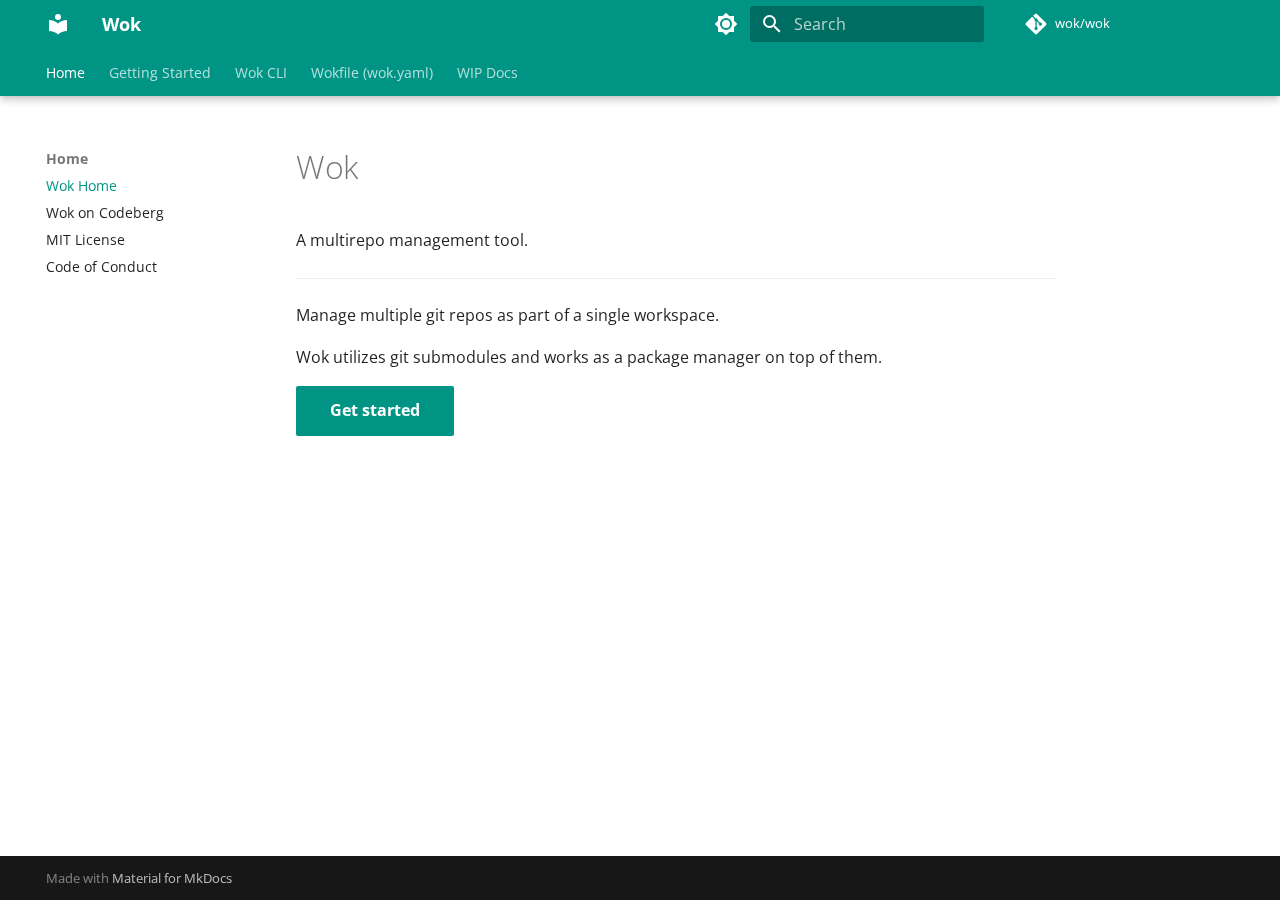
<file: index.html>
<!doctype html>
<html lang="en" class="no-js">
  <head>
    
      <meta charset="utf-8">
      <meta name="viewport" content="width=device-width,initial-scale=1">
      
      
      
      
      
        <link rel="next" href="getting-started/">
      
      
      <link rel="icon" href="assets/images/favicon.png">
      <meta name="generator" content="mkdocs-1.5.2, mkdocs-material-9.2.4">
    
    
      
        <title>Wok Home - Wok</title>
      
    
    
      <link rel="stylesheet" href="assets/stylesheets/main.0e669242.min.css">
      
        
        <link rel="stylesheet" href="assets/stylesheets/palette.85d0ee34.min.css">
      
      


    
    
      
    
    
      
        
        
        <link rel="preconnect" href="https://fonts.gstatic.com" crossorigin>
        <link rel="stylesheet" href="https://fonts.googleapis.com/css?family=Open+Sans:300,300i,400,400i,700,700i%7CFira+Code:400,400i,700,700i&display=fallback">
        <style>:root{--md-text-font:"Open Sans";--md-code-font:"Fira Code"}</style>
      
    
    
      <link rel="stylesheet" href="stylesheets/extra.css">
    
    <script>__md_scope=new URL(".",location),__md_hash=e=>[...e].reduce((e,_)=>(e<<5)-e+_.charCodeAt(0),0),__md_get=(e,_=localStorage,t=__md_scope)=>JSON.parse(_.getItem(t.pathname+"."+e)),__md_set=(e,_,t=localStorage,a=__md_scope)=>{try{t.setItem(a.pathname+"."+e,JSON.stringify(_))}catch(e){}}</script>
    
      

    
    
    
  </head>
  
  
    
    
      
    
    
    
    
    <body dir="ltr" data-md-color-scheme="default" data-md-color-primary="teal" data-md-color-accent="light-green">
  
    
    
      <script>var palette=__md_get("__palette");if(palette&&"object"==typeof palette.color)for(var key of Object.keys(palette.color))document.body.setAttribute("data-md-color-"+key,palette.color[key])</script>
    
    <input class="md-toggle" data-md-toggle="drawer" type="checkbox" id="__drawer" autocomplete="off">
    <input class="md-toggle" data-md-toggle="search" type="checkbox" id="__search" autocomplete="off">
    <label class="md-overlay" for="__drawer"></label>
    <div data-md-component="skip">
      
        
        <a href="#wok" class="md-skip">
          Skip to content
        </a>
      
    </div>
    <div data-md-component="announce">
      
    </div>
    
    
      

  

<header class="md-header md-header--shadow md-header--lifted" data-md-component="header">
  <nav class="md-header__inner md-grid" aria-label="Header">
    <a href="." title="Wok" class="md-header__button md-logo" aria-label="Wok" data-md-component="logo">
      
  
  <svg xmlns="http://www.w3.org/2000/svg" viewBox="0 0 24 24"><path d="M12 8a3 3 0 0 0 3-3 3 3 0 0 0-3-3 3 3 0 0 0-3 3 3 3 0 0 0 3 3m0 3.54C9.64 9.35 6.5 8 3 8v11c3.5 0 6.64 1.35 9 3.54 2.36-2.19 5.5-3.54 9-3.54V8c-3.5 0-6.64 1.35-9 3.54Z"/></svg>

    </a>
    <label class="md-header__button md-icon" for="__drawer">
      
      <svg xmlns="http://www.w3.org/2000/svg" viewBox="0 0 24 24"><path d="M3 6h18v2H3V6m0 5h18v2H3v-2m0 5h18v2H3v-2Z"/></svg>
    </label>
    <div class="md-header__title" data-md-component="header-title">
      <div class="md-header__ellipsis">
        <div class="md-header__topic">
          <span class="md-ellipsis">
            Wok
          </span>
        </div>
        <div class="md-header__topic" data-md-component="header-topic">
          <span class="md-ellipsis">
            
              Wok Home
            
          </span>
        </div>
      </div>
    </div>
    
      
        <form class="md-header__option" data-md-component="palette">
  
    
    
    
    <input class="md-option" data-md-color-media="(prefers-color-scheme: light)" data-md-color-scheme="default" data-md-color-primary="teal" data-md-color-accent="light-green"  aria-label="Switch to dark mode"  type="radio" name="__palette" id="__palette_1">
    
      <label class="md-header__button md-icon" title="Switch to dark mode" for="__palette_2" hidden>
        <svg xmlns="http://www.w3.org/2000/svg" viewBox="0 0 24 24"><path d="M12 8a4 4 0 0 0-4 4 4 4 0 0 0 4 4 4 4 0 0 0 4-4 4 4 0 0 0-4-4m0 10a6 6 0 0 1-6-6 6 6 0 0 1 6-6 6 6 0 0 1 6 6 6 6 0 0 1-6 6m8-9.31V4h-4.69L12 .69 8.69 4H4v4.69L.69 12 4 15.31V20h4.69L12 23.31 15.31 20H20v-4.69L23.31 12 20 8.69Z"/></svg>
      </label>
    
  
    
    
    
    <input class="md-option" data-md-color-media="(prefers-color-scheme: dark)" data-md-color-scheme="slate" data-md-color-primary="teal" data-md-color-accent="green"  aria-label="Switch to light mode"  type="radio" name="__palette" id="__palette_2">
    
      <label class="md-header__button md-icon" title="Switch to light mode" for="__palette_1" hidden>
        <svg xmlns="http://www.w3.org/2000/svg" viewBox="0 0 24 24"><path d="M12 18c-.89 0-1.74-.2-2.5-.55C11.56 16.5 13 14.42 13 12c0-2.42-1.44-4.5-3.5-5.45C10.26 6.2 11.11 6 12 6a6 6 0 0 1 6 6 6 6 0 0 1-6 6m8-9.31V4h-4.69L12 .69 8.69 4H4v4.69L.69 12 4 15.31V20h4.69L12 23.31 15.31 20H20v-4.69L23.31 12 20 8.69Z"/></svg>
      </label>
    
  
</form>
      
    
    
    
      <label class="md-header__button md-icon" for="__search">
        
        <svg xmlns="http://www.w3.org/2000/svg" viewBox="0 0 24 24"><path d="M9.5 3A6.5 6.5 0 0 1 16 9.5c0 1.61-.59 3.09-1.56 4.23l.27.27h.79l5 5-1.5 1.5-5-5v-.79l-.27-.27A6.516 6.516 0 0 1 9.5 16 6.5 6.5 0 0 1 3 9.5 6.5 6.5 0 0 1 9.5 3m0 2C7 5 5 7 5 9.5S7 14 9.5 14 14 12 14 9.5 12 5 9.5 5Z"/></svg>
      </label>
      <div class="md-search" data-md-component="search" role="dialog">
  <label class="md-search__overlay" for="__search"></label>
  <div class="md-search__inner" role="search">
    <form class="md-search__form" name="search">
      <input type="text" class="md-search__input" name="query" aria-label="Search" placeholder="Search" autocapitalize="off" autocorrect="off" autocomplete="off" spellcheck="false" data-md-component="search-query" required>
      <label class="md-search__icon md-icon" for="__search">
        
        <svg xmlns="http://www.w3.org/2000/svg" viewBox="0 0 24 24"><path d="M9.5 3A6.5 6.5 0 0 1 16 9.5c0 1.61-.59 3.09-1.56 4.23l.27.27h.79l5 5-1.5 1.5-5-5v-.79l-.27-.27A6.516 6.516 0 0 1 9.5 16 6.5 6.5 0 0 1 3 9.5 6.5 6.5 0 0 1 9.5 3m0 2C7 5 5 7 5 9.5S7 14 9.5 14 14 12 14 9.5 12 5 9.5 5Z"/></svg>
        
        <svg xmlns="http://www.w3.org/2000/svg" viewBox="0 0 24 24"><path d="M20 11v2H8l5.5 5.5-1.42 1.42L4.16 12l7.92-7.92L13.5 5.5 8 11h12Z"/></svg>
      </label>
      <nav class="md-search__options" aria-label="Search">
        
        <button type="reset" class="md-search__icon md-icon" title="Clear" aria-label="Clear" tabindex="-1">
          
          <svg xmlns="http://www.w3.org/2000/svg" viewBox="0 0 24 24"><path d="M19 6.41 17.59 5 12 10.59 6.41 5 5 6.41 10.59 12 5 17.59 6.41 19 12 13.41 17.59 19 19 17.59 13.41 12 19 6.41Z"/></svg>
        </button>
      </nav>
      
    </form>
    <div class="md-search__output">
      <div class="md-search__scrollwrap" data-md-scrollfix>
        <div class="md-search-result" data-md-component="search-result">
          <div class="md-search-result__meta">
            Initializing search
          </div>
          <ol class="md-search-result__list" role="presentation"></ol>
        </div>
      </div>
    </div>
  </div>
</div>
    
    
      <div class="md-header__source">
        <a href="https://codeberg.org/wok/wok" title="Go to repository" class="md-source" data-md-component="source">
  <div class="md-source__icon md-icon">
    
    <svg xmlns="http://www.w3.org/2000/svg" viewBox="0 0 448 512"><!--! Font Awesome Free 6.4.2 by @fontawesome - https://fontawesome.com License - https://fontawesome.com/license/free (Icons: CC BY 4.0, Fonts: SIL OFL 1.1, Code: MIT License) Copyright 2023 Fonticons, Inc.--><path d="M439.55 236.05 244 40.45a28.87 28.87 0 0 0-40.81 0l-40.66 40.63 51.52 51.52c27.06-9.14 52.68 16.77 43.39 43.68l49.66 49.66c34.23-11.8 61.18 31 35.47 56.69-26.49 26.49-70.21-2.87-56-37.34L240.22 199v121.85c25.3 12.54 22.26 41.85 9.08 55a34.34 34.34 0 0 1-48.55 0c-17.57-17.6-11.07-46.91 11.25-56v-123c-20.8-8.51-24.6-30.74-18.64-45L142.57 101 8.45 235.14a28.86 28.86 0 0 0 0 40.81l195.61 195.6a28.86 28.86 0 0 0 40.8 0l194.69-194.69a28.86 28.86 0 0 0 0-40.81z"/></svg>
  </div>
  <div class="md-source__repository">
    wok/wok
  </div>
</a>
      </div>
    
  </nav>
  
    
      
<nav class="md-tabs" aria-label="Tabs" data-md-component="tabs">
  <div class="md-grid">
    <ul class="md-tabs__list">
      
        
  
  
    
  
  
    
    
      <li class="md-tabs__item md-tabs__item--active">
        <a href="." class="md-tabs__link">
          
  
  Home

        </a>
      </li>
    
  

      
        
  
  
  
    <li class="md-tabs__item">
      <a href="getting-started/" class="md-tabs__link">
        
  
    
  
  Getting Started

      </a>
    </li>
  

      
        
  
  
  
    <li class="md-tabs__item">
      <a href="cli/" class="md-tabs__link">
        
  
    
  
  Wok CLI

      </a>
    </li>
  

      
        
  
  
  
    <li class="md-tabs__item">
      <a href="wokfile/" class="md-tabs__link">
        
  
    
  
  Wokfile (wok.yaml)

      </a>
    </li>
  

      
        
  
  
  
    
    
      <li class="md-tabs__item">
        <a href="wip/philosophy/" class="md-tabs__link">
          
  
  WIP Docs

        </a>
      </li>
    
  

      
    </ul>
  </div>
</nav>
    
  
</header>
    
    <div class="md-container" data-md-component="container">
      
      
        
      
      <main class="md-main" data-md-component="main">
        <div class="md-main__inner md-grid">
          
            
              
              <div class="md-sidebar md-sidebar--primary" data-md-component="sidebar" data-md-type="navigation" >
                <div class="md-sidebar__scrollwrap">
                  <div class="md-sidebar__inner">
                    


  


  

<nav class="md-nav md-nav--primary md-nav--lifted md-nav--integrated" aria-label="Navigation" data-md-level="0">
  <label class="md-nav__title" for="__drawer">
    <a href="." title="Wok" class="md-nav__button md-logo" aria-label="Wok" data-md-component="logo">
      
  
  <svg xmlns="http://www.w3.org/2000/svg" viewBox="0 0 24 24"><path d="M12 8a3 3 0 0 0 3-3 3 3 0 0 0-3-3 3 3 0 0 0-3 3 3 3 0 0 0 3 3m0 3.54C9.64 9.35 6.5 8 3 8v11c3.5 0 6.64 1.35 9 3.54 2.36-2.19 5.5-3.54 9-3.54V8c-3.5 0-6.64 1.35-9 3.54Z"/></svg>

    </a>
    Wok
  </label>
  
    <div class="md-nav__source">
      <a href="https://codeberg.org/wok/wok" title="Go to repository" class="md-source" data-md-component="source">
  <div class="md-source__icon md-icon">
    
    <svg xmlns="http://www.w3.org/2000/svg" viewBox="0 0 448 512"><!--! Font Awesome Free 6.4.2 by @fontawesome - https://fontawesome.com License - https://fontawesome.com/license/free (Icons: CC BY 4.0, Fonts: SIL OFL 1.1, Code: MIT License) Copyright 2023 Fonticons, Inc.--><path d="M439.55 236.05 244 40.45a28.87 28.87 0 0 0-40.81 0l-40.66 40.63 51.52 51.52c27.06-9.14 52.68 16.77 43.39 43.68l49.66 49.66c34.23-11.8 61.18 31 35.47 56.69-26.49 26.49-70.21-2.87-56-37.34L240.22 199v121.85c25.3 12.54 22.26 41.85 9.08 55a34.34 34.34 0 0 1-48.55 0c-17.57-17.6-11.07-46.91 11.25-56v-123c-20.8-8.51-24.6-30.74-18.64-45L142.57 101 8.45 235.14a28.86 28.86 0 0 0 0 40.81l195.61 195.6a28.86 28.86 0 0 0 40.8 0l194.69-194.69a28.86 28.86 0 0 0 0-40.81z"/></svg>
  </div>
  <div class="md-source__repository">
    wok/wok
  </div>
</a>
    </div>
  
  <ul class="md-nav__list" data-md-scrollfix>
    
      
      
  
  
    
  
  
    
    
    
    <li class="md-nav__item md-nav__item--active md-nav__item--nested">
      
        
        
        
        
        <input class="md-nav__toggle md-toggle " type="checkbox" id="__nav_1" checked>
        
          <label class="md-nav__link" for="__nav_1" id="__nav_1_label" tabindex="0">
            
  
  <span class="md-ellipsis">
    Home
  </span>
  

            <span class="md-nav__icon md-icon"></span>
          </label>
        
        <nav class="md-nav" data-md-level="1" aria-labelledby="__nav_1_label" aria-expanded="true">
          <label class="md-nav__title" for="__nav_1">
            <span class="md-nav__icon md-icon"></span>
            Home
          </label>
          <ul class="md-nav__list" data-md-scrollfix>
            
              
                
  
  
    
  
  
    <li class="md-nav__item md-nav__item--active">
      
      <input class="md-nav__toggle md-toggle" type="checkbox" id="__toc">
      
      
        
      
      
      <a href="." class="md-nav__link md-nav__link--active">
        
  
  <span class="md-ellipsis">
    Wok Home
  </span>
  

      </a>
      
    </li>
  

              
            
              
                
  
  
  
    <li class="md-nav__item">
      <a href="https://codeberg.org/wok/wok" class="md-nav__link">
        
  
  <span class="md-ellipsis">
    Wok on Codeberg
  </span>
  

      </a>
    </li>
  

              
            
              
                
  
  
  
    <li class="md-nav__item">
      <a href="https://codeberg.org/wok/wok/src/branch/main/LICENSE" class="md-nav__link">
        
  
  <span class="md-ellipsis">
    MIT License
  </span>
  

      </a>
    </li>
  

              
            
              
                
  
  
  
    <li class="md-nav__item">
      <a href="https://codeberg.org/wok/wok/src/branch/main/CODE_OF_CONDUCT.md" class="md-nav__link">
        
  
  <span class="md-ellipsis">
    Code of Conduct
  </span>
  

      </a>
    </li>
  

              
            
          </ul>
        </nav>
      
    </li>
  

    
      
      
  
  
  
    <li class="md-nav__item">
      <a href="getting-started/" class="md-nav__link">
        
  
  <span class="md-ellipsis">
    Getting Started
  </span>
  

      </a>
    </li>
  

    
      
      
  
  
  
    <li class="md-nav__item">
      <a href="cli/" class="md-nav__link">
        
  
  <span class="md-ellipsis">
    Wok CLI
  </span>
  

      </a>
    </li>
  

    
      
      
  
  
  
    <li class="md-nav__item">
      <a href="wokfile/" class="md-nav__link">
        
  
  <span class="md-ellipsis">
    Wokfile (wok.yaml)
  </span>
  

      </a>
    </li>
  

    
      
      
  
  
  
    
    
    
    <li class="md-nav__item md-nav__item--nested">
      
        
        
        
        
        <input class="md-nav__toggle md-toggle " type="checkbox" id="__nav_5" >
        
          <label class="md-nav__link" for="__nav_5" id="__nav_5_label" tabindex="0">
            
  
  <span class="md-ellipsis">
    WIP Docs
  </span>
  

            <span class="md-nav__icon md-icon"></span>
          </label>
        
        <nav class="md-nav" data-md-level="1" aria-labelledby="__nav_5_label" aria-expanded="false">
          <label class="md-nav__title" for="__nav_5">
            <span class="md-nav__icon md-icon"></span>
            WIP Docs
          </label>
          <ul class="md-nav__list" data-md-scrollfix>
            
              
                
  
  
  
    <li class="md-nav__item">
      <a href="wip/philosophy/" class="md-nav__link">
        
  
  <span class="md-ellipsis">
    Philosophy behind Wok
  </span>
  

      </a>
    </li>
  

              
            
          </ul>
        </nav>
      
    </li>
  

    
  </ul>
</nav>
                  </div>
                </div>
              </div>
            
            
          
          
            <div class="md-content" data-md-component="content">
              <article class="md-content__inner md-typeset">
                
                  


<h1 id="wok">Wok<a class="headerlink" href="#wok" title="Permanent link">⚓︎</a></h1>
<p>A multirepo management tool.</p>
<hr />
<p>Manage multiple git repos as part of a single workspace.</p>
<p>Wok utilizes git submodules and works as a package manager on top of them.</p>
<p><a class="md-button md-button--primary" href="getting-started/">Get started</a></p>





                
              </article>
            </div>
          
          
        </div>
        
      </main>
      
        <footer class="md-footer">
  
  <div class="md-footer-meta md-typeset">
    <div class="md-footer-meta__inner md-grid">
      <div class="md-copyright">
  
  
    Made with
    <a href="https://squidfunk.github.io/mkdocs-material/" target="_blank" rel="noopener">
      Material for MkDocs
    </a>
  
</div>
      
    </div>
  </div>
</footer>
      
    </div>
    <div class="md-dialog" data-md-component="dialog">
      <div class="md-dialog__inner md-typeset"></div>
    </div>
    
    <script id="__config" type="application/json">{"base": ".", "features": ["navigation.instant", "navigation.tabs", "navigation.tabs.sticky", "navigation.tracking", "toc.follow", "toc.integrate"], "search": "assets/javascripts/workers/search.dfff1995.min.js", "translations": {"clipboard.copied": "Copied to clipboard", "clipboard.copy": "Copy to clipboard", "search.result.more.one": "1 more on this page", "search.result.more.other": "# more on this page", "search.result.none": "No matching documents", "search.result.one": "1 matching document", "search.result.other": "# matching documents", "search.result.placeholder": "Type to start searching", "search.result.term.missing": "Missing", "select.version": "Select version"}}</script>
    
    
      <script src="assets/javascripts/bundle.78eede0e.min.js"></script>
      
    
  </body>
</html>
</file>
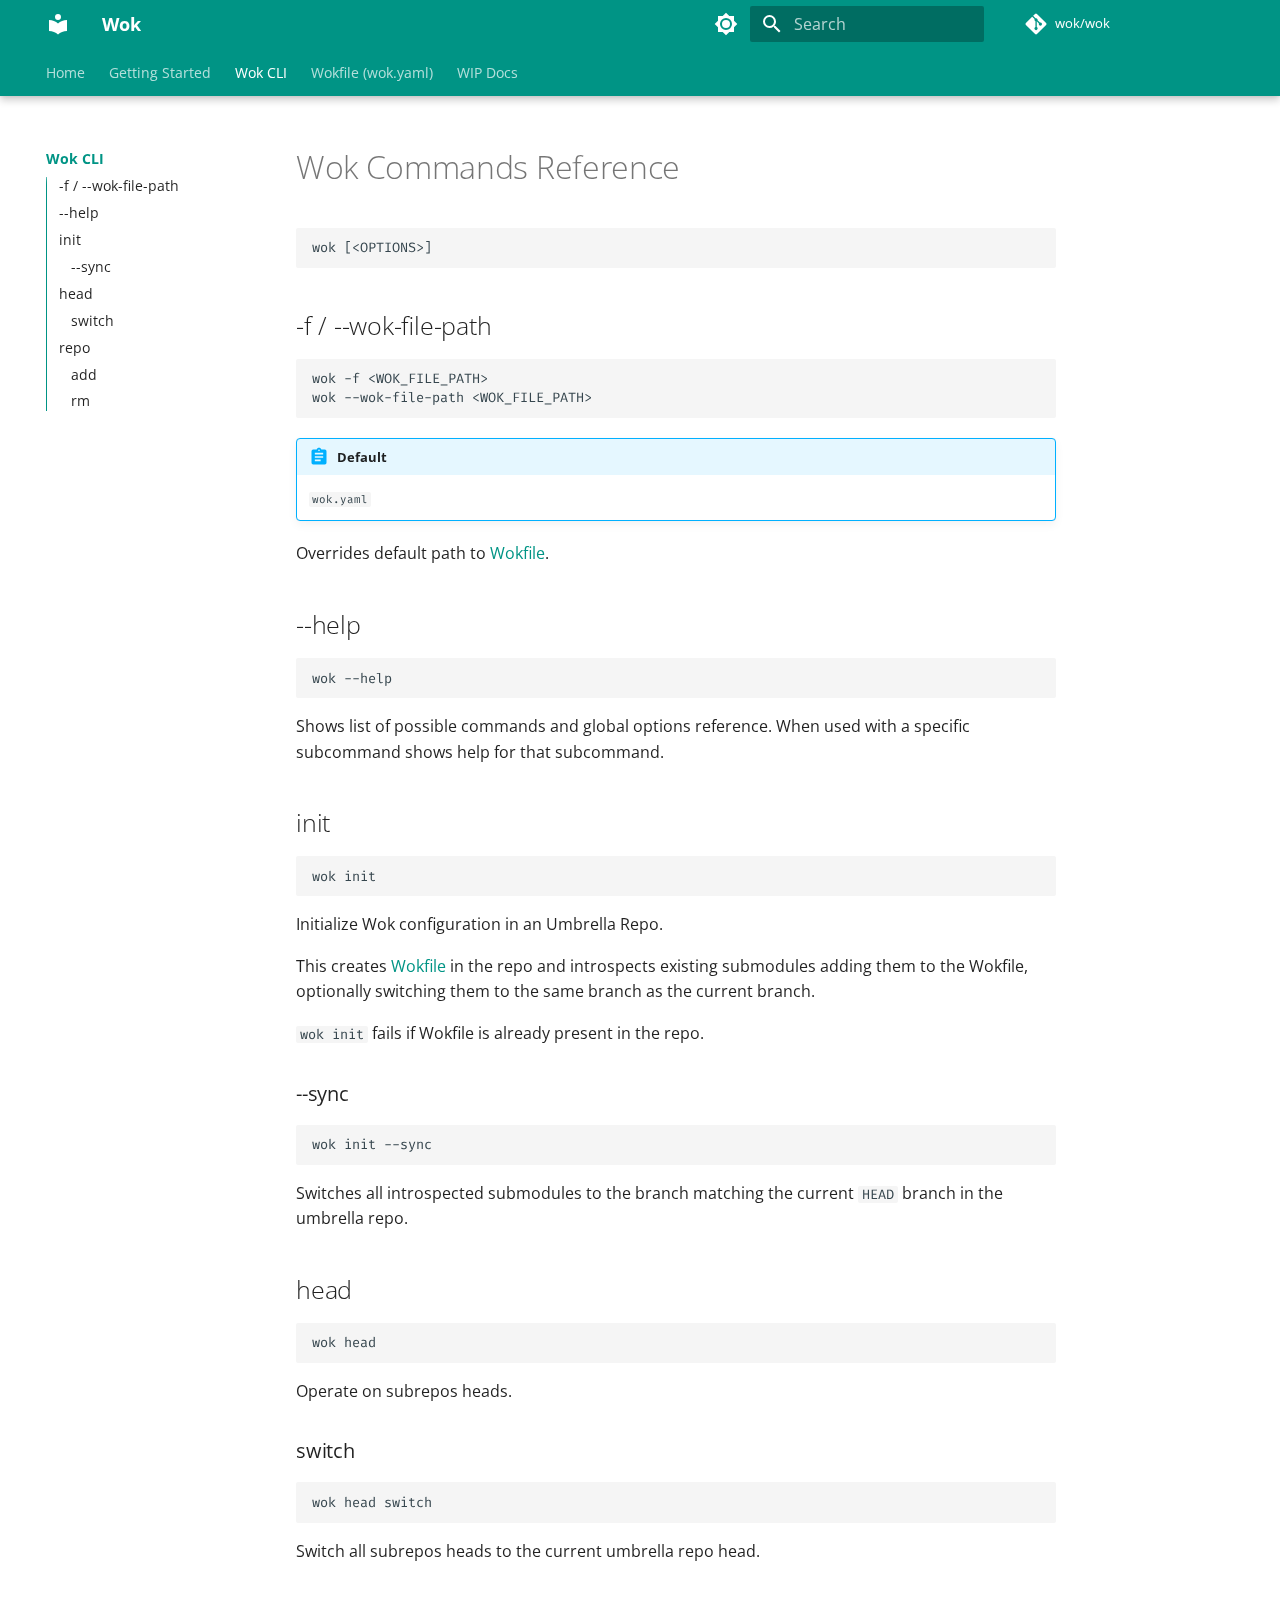
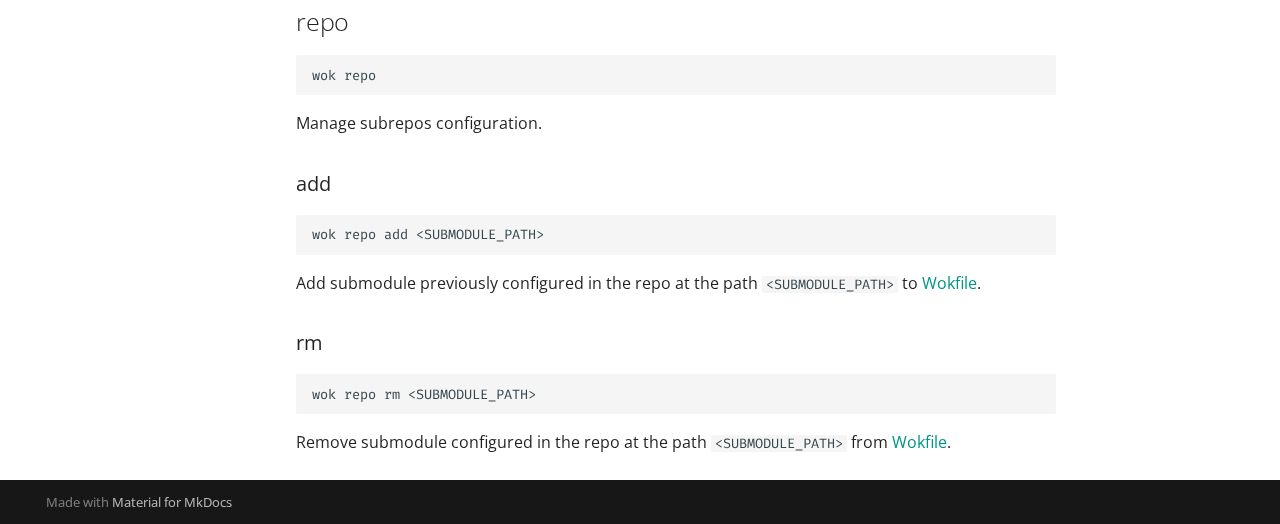
<file: cli/index.html>
<!doctype html>
<html lang="en" class="no-js">
  <head>
    
      <meta charset="utf-8">
      <meta name="viewport" content="width=device-width,initial-scale=1">
      
      
      
      
        <link rel="prev" href="../getting-started/">
      
      
        <link rel="next" href="../wokfile/">
      
      
      <link rel="icon" href="../assets/images/favicon.png">
      <meta name="generator" content="mkdocs-1.5.2, mkdocs-material-9.2.4">
    
    
      
        <title>Wok CLI - Wok</title>
      
    
    
      <link rel="stylesheet" href="../assets/stylesheets/main.0e669242.min.css">
      
        
        <link rel="stylesheet" href="../assets/stylesheets/palette.85d0ee34.min.css">
      
      


    
    
      
    
    
      
        
        
        <link rel="preconnect" href="https://fonts.gstatic.com" crossorigin>
        <link rel="stylesheet" href="https://fonts.googleapis.com/css?family=Open+Sans:300,300i,400,400i,700,700i%7CFira+Code:400,400i,700,700i&display=fallback">
        <style>:root{--md-text-font:"Open Sans";--md-code-font:"Fira Code"}</style>
      
    
    
      <link rel="stylesheet" href="../stylesheets/extra.css">
    
    <script>__md_scope=new URL("..",location),__md_hash=e=>[...e].reduce((e,_)=>(e<<5)-e+_.charCodeAt(0),0),__md_get=(e,_=localStorage,t=__md_scope)=>JSON.parse(_.getItem(t.pathname+"."+e)),__md_set=(e,_,t=localStorage,a=__md_scope)=>{try{t.setItem(a.pathname+"."+e,JSON.stringify(_))}catch(e){}}</script>
    
      

    
    
    
  </head>
  
  
    
    
      
    
    
    
    
    <body dir="ltr" data-md-color-scheme="default" data-md-color-primary="teal" data-md-color-accent="light-green">
  
    
    
      <script>var palette=__md_get("__palette");if(palette&&"object"==typeof palette.color)for(var key of Object.keys(palette.color))document.body.setAttribute("data-md-color-"+key,palette.color[key])</script>
    
    <input class="md-toggle" data-md-toggle="drawer" type="checkbox" id="__drawer" autocomplete="off">
    <input class="md-toggle" data-md-toggle="search" type="checkbox" id="__search" autocomplete="off">
    <label class="md-overlay" for="__drawer"></label>
    <div data-md-component="skip">
      
        
        <a href="#wok-commands-reference" class="md-skip">
          Skip to content
        </a>
      
    </div>
    <div data-md-component="announce">
      
    </div>
    
    
      

  

<header class="md-header md-header--shadow md-header--lifted" data-md-component="header">
  <nav class="md-header__inner md-grid" aria-label="Header">
    <a href=".." title="Wok" class="md-header__button md-logo" aria-label="Wok" data-md-component="logo">
      
  
  <svg xmlns="http://www.w3.org/2000/svg" viewBox="0 0 24 24"><path d="M12 8a3 3 0 0 0 3-3 3 3 0 0 0-3-3 3 3 0 0 0-3 3 3 3 0 0 0 3 3m0 3.54C9.64 9.35 6.5 8 3 8v11c3.5 0 6.64 1.35 9 3.54 2.36-2.19 5.5-3.54 9-3.54V8c-3.5 0-6.64 1.35-9 3.54Z"/></svg>

    </a>
    <label class="md-header__button md-icon" for="__drawer">
      
      <svg xmlns="http://www.w3.org/2000/svg" viewBox="0 0 24 24"><path d="M3 6h18v2H3V6m0 5h18v2H3v-2m0 5h18v2H3v-2Z"/></svg>
    </label>
    <div class="md-header__title" data-md-component="header-title">
      <div class="md-header__ellipsis">
        <div class="md-header__topic">
          <span class="md-ellipsis">
            Wok
          </span>
        </div>
        <div class="md-header__topic" data-md-component="header-topic">
          <span class="md-ellipsis">
            
              Wok CLI
            
          </span>
        </div>
      </div>
    </div>
    
      
        <form class="md-header__option" data-md-component="palette">
  
    
    
    
    <input class="md-option" data-md-color-media="(prefers-color-scheme: light)" data-md-color-scheme="default" data-md-color-primary="teal" data-md-color-accent="light-green"  aria-label="Switch to dark mode"  type="radio" name="__palette" id="__palette_1">
    
      <label class="md-header__button md-icon" title="Switch to dark mode" for="__palette_2" hidden>
        <svg xmlns="http://www.w3.org/2000/svg" viewBox="0 0 24 24"><path d="M12 8a4 4 0 0 0-4 4 4 4 0 0 0 4 4 4 4 0 0 0 4-4 4 4 0 0 0-4-4m0 10a6 6 0 0 1-6-6 6 6 0 0 1 6-6 6 6 0 0 1 6 6 6 6 0 0 1-6 6m8-9.31V4h-4.69L12 .69 8.69 4H4v4.69L.69 12 4 15.31V20h4.69L12 23.31 15.31 20H20v-4.69L23.31 12 20 8.69Z"/></svg>
      </label>
    
  
    
    
    
    <input class="md-option" data-md-color-media="(prefers-color-scheme: dark)" data-md-color-scheme="slate" data-md-color-primary="teal" data-md-color-accent="green"  aria-label="Switch to light mode"  type="radio" name="__palette" id="__palette_2">
    
      <label class="md-header__button md-icon" title="Switch to light mode" for="__palette_1" hidden>
        <svg xmlns="http://www.w3.org/2000/svg" viewBox="0 0 24 24"><path d="M12 18c-.89 0-1.74-.2-2.5-.55C11.56 16.5 13 14.42 13 12c0-2.42-1.44-4.5-3.5-5.45C10.26 6.2 11.11 6 12 6a6 6 0 0 1 6 6 6 6 0 0 1-6 6m8-9.31V4h-4.69L12 .69 8.69 4H4v4.69L.69 12 4 15.31V20h4.69L12 23.31 15.31 20H20v-4.69L23.31 12 20 8.69Z"/></svg>
      </label>
    
  
</form>
      
    
    
    
      <label class="md-header__button md-icon" for="__search">
        
        <svg xmlns="http://www.w3.org/2000/svg" viewBox="0 0 24 24"><path d="M9.5 3A6.5 6.5 0 0 1 16 9.5c0 1.61-.59 3.09-1.56 4.23l.27.27h.79l5 5-1.5 1.5-5-5v-.79l-.27-.27A6.516 6.516 0 0 1 9.5 16 6.5 6.5 0 0 1 3 9.5 6.5 6.5 0 0 1 9.5 3m0 2C7 5 5 7 5 9.5S7 14 9.5 14 14 12 14 9.5 12 5 9.5 5Z"/></svg>
      </label>
      <div class="md-search" data-md-component="search" role="dialog">
  <label class="md-search__overlay" for="__search"></label>
  <div class="md-search__inner" role="search">
    <form class="md-search__form" name="search">
      <input type="text" class="md-search__input" name="query" aria-label="Search" placeholder="Search" autocapitalize="off" autocorrect="off" autocomplete="off" spellcheck="false" data-md-component="search-query" required>
      <label class="md-search__icon md-icon" for="__search">
        
        <svg xmlns="http://www.w3.org/2000/svg" viewBox="0 0 24 24"><path d="M9.5 3A6.5 6.5 0 0 1 16 9.5c0 1.61-.59 3.09-1.56 4.23l.27.27h.79l5 5-1.5 1.5-5-5v-.79l-.27-.27A6.516 6.516 0 0 1 9.5 16 6.5 6.5 0 0 1 3 9.5 6.5 6.5 0 0 1 9.5 3m0 2C7 5 5 7 5 9.5S7 14 9.5 14 14 12 14 9.5 12 5 9.5 5Z"/></svg>
        
        <svg xmlns="http://www.w3.org/2000/svg" viewBox="0 0 24 24"><path d="M20 11v2H8l5.5 5.5-1.42 1.42L4.16 12l7.92-7.92L13.5 5.5 8 11h12Z"/></svg>
      </label>
      <nav class="md-search__options" aria-label="Search">
        
        <button type="reset" class="md-search__icon md-icon" title="Clear" aria-label="Clear" tabindex="-1">
          
          <svg xmlns="http://www.w3.org/2000/svg" viewBox="0 0 24 24"><path d="M19 6.41 17.59 5 12 10.59 6.41 5 5 6.41 10.59 12 5 17.59 6.41 19 12 13.41 17.59 19 19 17.59 13.41 12 19 6.41Z"/></svg>
        </button>
      </nav>
      
    </form>
    <div class="md-search__output">
      <div class="md-search__scrollwrap" data-md-scrollfix>
        <div class="md-search-result" data-md-component="search-result">
          <div class="md-search-result__meta">
            Initializing search
          </div>
          <ol class="md-search-result__list" role="presentation"></ol>
        </div>
      </div>
    </div>
  </div>
</div>
    
    
      <div class="md-header__source">
        <a href="https://codeberg.org/wok/wok" title="Go to repository" class="md-source" data-md-component="source">
  <div class="md-source__icon md-icon">
    
    <svg xmlns="http://www.w3.org/2000/svg" viewBox="0 0 448 512"><!--! Font Awesome Free 6.4.2 by @fontawesome - https://fontawesome.com License - https://fontawesome.com/license/free (Icons: CC BY 4.0, Fonts: SIL OFL 1.1, Code: MIT License) Copyright 2023 Fonticons, Inc.--><path d="M439.55 236.05 244 40.45a28.87 28.87 0 0 0-40.81 0l-40.66 40.63 51.52 51.52c27.06-9.14 52.68 16.77 43.39 43.68l49.66 49.66c34.23-11.8 61.18 31 35.47 56.69-26.49 26.49-70.21-2.87-56-37.34L240.22 199v121.85c25.3 12.54 22.26 41.85 9.08 55a34.34 34.34 0 0 1-48.55 0c-17.57-17.6-11.07-46.91 11.25-56v-123c-20.8-8.51-24.6-30.74-18.64-45L142.57 101 8.45 235.14a28.86 28.86 0 0 0 0 40.81l195.61 195.6a28.86 28.86 0 0 0 40.8 0l194.69-194.69a28.86 28.86 0 0 0 0-40.81z"/></svg>
  </div>
  <div class="md-source__repository">
    wok/wok
  </div>
</a>
      </div>
    
  </nav>
  
    
      
<nav class="md-tabs" aria-label="Tabs" data-md-component="tabs">
  <div class="md-grid">
    <ul class="md-tabs__list">
      
        
  
  
  
    
    
      <li class="md-tabs__item">
        <a href=".." class="md-tabs__link">
          
  
  Home

        </a>
      </li>
    
  

      
        
  
  
  
    <li class="md-tabs__item">
      <a href="../getting-started/" class="md-tabs__link">
        
  
    
  
  Getting Started

      </a>
    </li>
  

      
        
  
  
    
  
  
    <li class="md-tabs__item md-tabs__item--active">
      <a href="./" class="md-tabs__link">
        
  
    
  
  Wok CLI

      </a>
    </li>
  

      
        
  
  
  
    <li class="md-tabs__item">
      <a href="../wokfile/" class="md-tabs__link">
        
  
    
  
  Wokfile (wok.yaml)

      </a>
    </li>
  

      
        
  
  
  
    
    
      <li class="md-tabs__item">
        <a href="../wip/cli-next/" class="md-tabs__link">
          
  
  WIP Docs

        </a>
      </li>
    
  

      
    </ul>
  </div>
</nav>
    
  
</header>
    
    <div class="md-container" data-md-component="container">
      
      
        
      
      <main class="md-main" data-md-component="main">
        <div class="md-main__inner md-grid">
          
            
              
              <div class="md-sidebar md-sidebar--primary" data-md-component="sidebar" data-md-type="navigation" >
                <div class="md-sidebar__scrollwrap">
                  <div class="md-sidebar__inner">
                    


  


  

<nav class="md-nav md-nav--primary md-nav--lifted md-nav--integrated" aria-label="Navigation" data-md-level="0">
  <label class="md-nav__title" for="__drawer">
    <a href=".." title="Wok" class="md-nav__button md-logo" aria-label="Wok" data-md-component="logo">
      
  
  <svg xmlns="http://www.w3.org/2000/svg" viewBox="0 0 24 24"><path d="M12 8a3 3 0 0 0 3-3 3 3 0 0 0-3-3 3 3 0 0 0-3 3 3 3 0 0 0 3 3m0 3.54C9.64 9.35 6.5 8 3 8v11c3.5 0 6.64 1.35 9 3.54 2.36-2.19 5.5-3.54 9-3.54V8c-3.5 0-6.64 1.35-9 3.54Z"/></svg>

    </a>
    Wok
  </label>
  
    <div class="md-nav__source">
      <a href="https://codeberg.org/wok/wok" title="Go to repository" class="md-source" data-md-component="source">
  <div class="md-source__icon md-icon">
    
    <svg xmlns="http://www.w3.org/2000/svg" viewBox="0 0 448 512"><!--! Font Awesome Free 6.4.2 by @fontawesome - https://fontawesome.com License - https://fontawesome.com/license/free (Icons: CC BY 4.0, Fonts: SIL OFL 1.1, Code: MIT License) Copyright 2023 Fonticons, Inc.--><path d="M439.55 236.05 244 40.45a28.87 28.87 0 0 0-40.81 0l-40.66 40.63 51.52 51.52c27.06-9.14 52.68 16.77 43.39 43.68l49.66 49.66c34.23-11.8 61.18 31 35.47 56.69-26.49 26.49-70.21-2.87-56-37.34L240.22 199v121.85c25.3 12.54 22.26 41.85 9.08 55a34.34 34.34 0 0 1-48.55 0c-17.57-17.6-11.07-46.91 11.25-56v-123c-20.8-8.51-24.6-30.74-18.64-45L142.57 101 8.45 235.14a28.86 28.86 0 0 0 0 40.81l195.61 195.6a28.86 28.86 0 0 0 40.8 0l194.69-194.69a28.86 28.86 0 0 0 0-40.81z"/></svg>
  </div>
  <div class="md-source__repository">
    wok/wok
  </div>
</a>
    </div>
  
  <ul class="md-nav__list" data-md-scrollfix>
    
      
      
  
  
  
    
    
    
    <li class="md-nav__item md-nav__item--nested">
      
        
        
        
        
        <input class="md-nav__toggle md-toggle " type="checkbox" id="__nav_1" >
        
          <label class="md-nav__link" for="__nav_1" id="__nav_1_label" tabindex="0">
            
  
  <span class="md-ellipsis">
    Home
  </span>
  

            <span class="md-nav__icon md-icon"></span>
          </label>
        
        <nav class="md-nav" data-md-level="1" aria-labelledby="__nav_1_label" aria-expanded="false">
          <label class="md-nav__title" for="__nav_1">
            <span class="md-nav__icon md-icon"></span>
            Home
          </label>
          <ul class="md-nav__list" data-md-scrollfix>
            
              
                
  
  
  
    <li class="md-nav__item">
      <a href=".." class="md-nav__link">
        
  
  <span class="md-ellipsis">
    Wok Home
  </span>
  

      </a>
    </li>
  

              
            
              
                
  
  
  
    <li class="md-nav__item">
      <a href="https://codeberg.org/wok/wok" class="md-nav__link">
        
  
  <span class="md-ellipsis">
    Wok on Codeberg
  </span>
  

      </a>
    </li>
  

              
            
              
                
  
  
  
    <li class="md-nav__item">
      <a href="https://codeberg.org/wok/wok/src/branch/main/LICENSE" class="md-nav__link">
        
  
  <span class="md-ellipsis">
    MIT License
  </span>
  

      </a>
    </li>
  

              
            
              
                
  
  
  
    <li class="md-nav__item">
      <a href="https://codeberg.org/wok/wok/src/branch/main/CODE_OF_CONDUCT.md" class="md-nav__link">
        
  
  <span class="md-ellipsis">
    Code of Conduct
  </span>
  

      </a>
    </li>
  

              
            
          </ul>
        </nav>
      
    </li>
  

    
      
      
  
  
  
    <li class="md-nav__item">
      <a href="../getting-started/" class="md-nav__link">
        
  
  <span class="md-ellipsis">
    Getting Started
  </span>
  

      </a>
    </li>
  

    
      
      
  
  
    
  
  
    <li class="md-nav__item md-nav__item--active">
      
      <input class="md-nav__toggle md-toggle" type="checkbox" id="__toc">
      
      
        
      
      
        <label class="md-nav__link md-nav__link--active" for="__toc">
          
  
  <span class="md-ellipsis">
    Wok CLI
  </span>
  

          <span class="md-nav__icon md-icon"></span>
        </label>
      
      <a href="./" class="md-nav__link md-nav__link--active">
        
  
  <span class="md-ellipsis">
    Wok CLI
  </span>
  

      </a>
      
        

<nav class="md-nav md-nav--secondary" aria-label="Table of contents">
  
  
  
    
  
  
    <label class="md-nav__title" for="__toc">
      <span class="md-nav__icon md-icon"></span>
      Table of contents
    </label>
    <ul class="md-nav__list" data-md-component="toc" data-md-scrollfix>
      
        <li class="md-nav__item">
  <a href="#-f-wok-file-path" class="md-nav__link">
    -f / --wok-file-path
  </a>
  
</li>
      
        <li class="md-nav__item">
  <a href="#-help" class="md-nav__link">
    --help
  </a>
  
</li>
      
        <li class="md-nav__item">
  <a href="#init" class="md-nav__link">
    init
  </a>
  
    <nav class="md-nav" aria-label="init">
      <ul class="md-nav__list">
        
          <li class="md-nav__item">
  <a href="#-sync" class="md-nav__link">
    --sync
  </a>
  
</li>
        
      </ul>
    </nav>
  
</li>
      
        <li class="md-nav__item">
  <a href="#head" class="md-nav__link">
    head
  </a>
  
    <nav class="md-nav" aria-label="head">
      <ul class="md-nav__list">
        
          <li class="md-nav__item">
  <a href="#switch" class="md-nav__link">
    switch
  </a>
  
</li>
        
      </ul>
    </nav>
  
</li>
      
        <li class="md-nav__item">
  <a href="#repo" class="md-nav__link">
    repo
  </a>
  
    <nav class="md-nav" aria-label="repo">
      <ul class="md-nav__list">
        
          <li class="md-nav__item">
  <a href="#add" class="md-nav__link">
    add
  </a>
  
</li>
        
          <li class="md-nav__item">
  <a href="#rm" class="md-nav__link">
    rm
  </a>
  
</li>
        
      </ul>
    </nav>
  
</li>
      
    </ul>
  
</nav>
      
    </li>
  

    
      
      
  
  
  
    <li class="md-nav__item">
      <a href="../wokfile/" class="md-nav__link">
        
  
  <span class="md-ellipsis">
    Wokfile (wok.yaml)
  </span>
  

      </a>
    </li>
  

    
      
      
  
  
  
    
    
    
    <li class="md-nav__item md-nav__item--nested">
      
        
        
        
        
        <input class="md-nav__toggle md-toggle " type="checkbox" id="__nav_5" >
        
          <label class="md-nav__link" for="__nav_5" id="__nav_5_label" tabindex="0">
            
  
  <span class="md-ellipsis">
    WIP Docs
  </span>
  

            <span class="md-nav__icon md-icon"></span>
          </label>
        
        <nav class="md-nav" data-md-level="1" aria-labelledby="__nav_5_label" aria-expanded="false">
          <label class="md-nav__title" for="__nav_5">
            <span class="md-nav__icon md-icon"></span>
            WIP Docs
          </label>
          <ul class="md-nav__list" data-md-scrollfix>
            
              
                
  
  
  
    <li class="md-nav__item">
      <a href="../wip/cli-next/" class="md-nav__link">
        
  
  <span class="md-ellipsis">
    Planned Wok CLI
  </span>
  

      </a>
    </li>
  

              
            
              
                
  
  
  
    <li class="md-nav__item">
      <a href="../wip/philosophy/" class="md-nav__link">
        
  
  <span class="md-ellipsis">
    Philosophy behind Wok
  </span>
  

      </a>
    </li>
  

              
            
          </ul>
        </nav>
      
    </li>
  

    
  </ul>
</nav>
                  </div>
                </div>
              </div>
            
            
          
          
            <div class="md-content" data-md-component="content">
              <article class="md-content__inner md-typeset">
                
                  


<h1 id="wok-commands-reference">Wok Commands Reference<a class="headerlink" href="#wok-commands-reference" title="Permanent link">⚓︎</a></h1>
<pre><code class="language-sh">wok [&lt;OPTIONS&gt;]
</code></pre>
<h2 id="-f-wok-file-path">-f / --wok-file-path<a class="headerlink" href="#-f-wok-file-path" title="Permanent link">⚓︎</a></h2>
<pre><code class="language-sh">wok -f &lt;WOK_FILE_PATH&gt;
wok --wok-file-path &lt;WOK_FILE_PATH&gt;
</code></pre>
<div class="admonition abstract">
<p class="admonition-title">Default</p>
<p><code>wok.yaml</code></p>
</div>
<p>Overrides default path to <a href="../wokfile/">Wokfile</a>.</p>
<h2 id="-help">--help<a class="headerlink" href="#-help" title="Permanent link">⚓︎</a></h2>
<pre><code class="language-sh">wok --help
</code></pre>
<p>Shows list of possible commands and global options reference. When used with a specific subcommand shows help for that subcommand.</p>
<h2 id="init">init<a class="headerlink" href="#init" title="Permanent link">⚓︎</a></h2>
<pre><code class="language-sh">wok init
</code></pre>
<p>Initialize Wok configuration in an Umbrella Repo.</p>
<p>This creates <a href="../wokfile/">Wokfile</a> in the repo and introspects existing submodules adding them to the Wokfile, optionally switching them to the same branch as the current branch.</p>
<p><code>wok init</code> fails if Wokfile is already present in the repo.</p>
<h3 id="-sync">--sync<a class="headerlink" href="#-sync" title="Permanent link">⚓︎</a></h3>
<pre><code class="language-sh">wok init --sync
</code></pre>
<p>Switches all introspected submodules to the branch matching the current <code>HEAD</code> branch in the umbrella repo.</p>
<h2 id="head">head<a class="headerlink" href="#head" title="Permanent link">⚓︎</a></h2>
<pre><code class="language-sh">wok head
</code></pre>
<p>Operate on subrepos heads.</p>
<h3 id="switch">switch<a class="headerlink" href="#switch" title="Permanent link">⚓︎</a></h3>
<pre><code class="language-sh">wok head switch
</code></pre>
<p>Switch all subrepos heads to the current umbrella repo head.</p>
<h2 id="repo">repo<a class="headerlink" href="#repo" title="Permanent link">⚓︎</a></h2>
<pre><code class="language-sh">wok repo
</code></pre>
<p>Manage subrepos configuration.</p>
<h3 id="add">add<a class="headerlink" href="#add" title="Permanent link">⚓︎</a></h3>
<pre><code class="language-sh">wok repo add &lt;SUBMODULE_PATH&gt;
</code></pre>
<p>Add submodule previously configured in the repo at the path <code>&lt;SUBMODULE_PATH&gt;</code> to <a href="../wokfile/">Wokfile</a>.</p>
<h3 id="rm">rm<a class="headerlink" href="#rm" title="Permanent link">⚓︎</a></h3>
<pre><code class="language-sh">wok repo rm &lt;SUBMODULE_PATH&gt;
</code></pre>
<p>Remove submodule configured in the repo at the path <code>&lt;SUBMODULE_PATH&gt;</code> from <a href="../wokfile/">Wokfile</a>.</p>





                
              </article>
            </div>
          
          
        </div>
        
      </main>
      
        <footer class="md-footer">
  
  <div class="md-footer-meta md-typeset">
    <div class="md-footer-meta__inner md-grid">
      <div class="md-copyright">
  
  
    Made with
    <a href="https://squidfunk.github.io/mkdocs-material/" target="_blank" rel="noopener">
      Material for MkDocs
    </a>
  
</div>
      
    </div>
  </div>
</footer>
      
    </div>
    <div class="md-dialog" data-md-component="dialog">
      <div class="md-dialog__inner md-typeset"></div>
    </div>
    
    <script id="__config" type="application/json">{"base": "..", "features": ["navigation.instant", "navigation.tabs", "navigation.tabs.sticky", "navigation.tracking", "toc.follow", "toc.integrate"], "search": "../assets/javascripts/workers/search.dfff1995.min.js", "translations": {"clipboard.copied": "Copied to clipboard", "clipboard.copy": "Copy to clipboard", "search.result.more.one": "1 more on this page", "search.result.more.other": "# more on this page", "search.result.none": "No matching documents", "search.result.one": "1 matching document", "search.result.other": "# matching documents", "search.result.placeholder": "Type to start searching", "search.result.term.missing": "Missing", "select.version": "Select version"}}</script>
    
    
      <script src="../assets/javascripts/bundle.78eede0e.min.js"></script>
      
    
  </body>
</html>
</file>
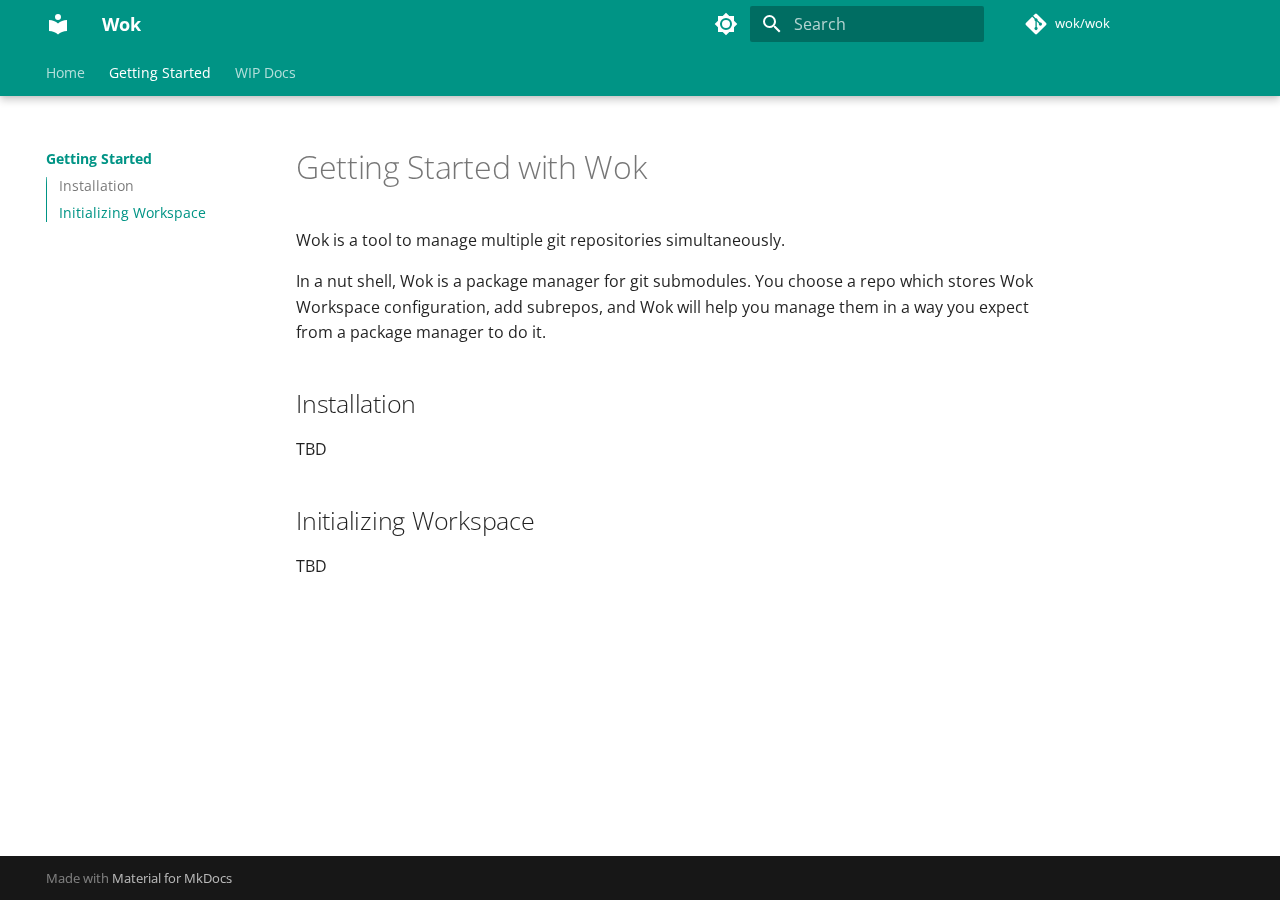
<file: getting-started/index.html>
<!doctype html>
<html lang="en" class="no-js">
  <head>
    
      <meta charset="utf-8">
      <meta name="viewport" content="width=device-width,initial-scale=1">
      
      
      
      
        <link rel="prev" href="..">
      
      
        <link rel="next" href="../wip/philosophy/">
      
      
      <link rel="icon" href="../assets/images/favicon.png">
      <meta name="generator" content="mkdocs-1.5.2, mkdocs-material-9.2.4">
    
    
      
        <title>Getting Started - Wok</title>
      
    
    
      <link rel="stylesheet" href="../assets/stylesheets/main.0e669242.min.css">
      
        
        <link rel="stylesheet" href="../assets/stylesheets/palette.85d0ee34.min.css">
      
      


    
    
      
    
    
      
        
        
        <link rel="preconnect" href="https://fonts.gstatic.com" crossorigin>
        <link rel="stylesheet" href="https://fonts.googleapis.com/css?family=Open+Sans:300,300i,400,400i,700,700i%7CFira+Code:400,400i,700,700i&display=fallback">
        <style>:root{--md-text-font:"Open Sans";--md-code-font:"Fira Code"}</style>
      
    
    
      <link rel="stylesheet" href="../stylesheets/extra.css">
    
    <script>__md_scope=new URL("..",location),__md_hash=e=>[...e].reduce((e,_)=>(e<<5)-e+_.charCodeAt(0),0),__md_get=(e,_=localStorage,t=__md_scope)=>JSON.parse(_.getItem(t.pathname+"."+e)),__md_set=(e,_,t=localStorage,a=__md_scope)=>{try{t.setItem(a.pathname+"."+e,JSON.stringify(_))}catch(e){}}</script>
    
      

    
    
    
  </head>
  
  
    
    
      
    
    
    
    
    <body dir="ltr" data-md-color-scheme="default" data-md-color-primary="teal" data-md-color-accent="light-green">
  
    
    
      <script>var palette=__md_get("__palette");if(palette&&"object"==typeof palette.color)for(var key of Object.keys(palette.color))document.body.setAttribute("data-md-color-"+key,palette.color[key])</script>
    
    <input class="md-toggle" data-md-toggle="drawer" type="checkbox" id="__drawer" autocomplete="off">
    <input class="md-toggle" data-md-toggle="search" type="checkbox" id="__search" autocomplete="off">
    <label class="md-overlay" for="__drawer"></label>
    <div data-md-component="skip">
      
        
        <a href="#getting-started-with-wok" class="md-skip">
          Skip to content
        </a>
      
    </div>
    <div data-md-component="announce">
      
    </div>
    
    
      

  

<header class="md-header md-header--shadow md-header--lifted" data-md-component="header">
  <nav class="md-header__inner md-grid" aria-label="Header">
    <a href=".." title="Wok" class="md-header__button md-logo" aria-label="Wok" data-md-component="logo">
      
  
  <svg xmlns="http://www.w3.org/2000/svg" viewBox="0 0 24 24"><path d="M12 8a3 3 0 0 0 3-3 3 3 0 0 0-3-3 3 3 0 0 0-3 3 3 3 0 0 0 3 3m0 3.54C9.64 9.35 6.5 8 3 8v11c3.5 0 6.64 1.35 9 3.54 2.36-2.19 5.5-3.54 9-3.54V8c-3.5 0-6.64 1.35-9 3.54Z"/></svg>

    </a>
    <label class="md-header__button md-icon" for="__drawer">
      
      <svg xmlns="http://www.w3.org/2000/svg" viewBox="0 0 24 24"><path d="M3 6h18v2H3V6m0 5h18v2H3v-2m0 5h18v2H3v-2Z"/></svg>
    </label>
    <div class="md-header__title" data-md-component="header-title">
      <div class="md-header__ellipsis">
        <div class="md-header__topic">
          <span class="md-ellipsis">
            Wok
          </span>
        </div>
        <div class="md-header__topic" data-md-component="header-topic">
          <span class="md-ellipsis">
            
              Getting Started
            
          </span>
        </div>
      </div>
    </div>
    
      
        <form class="md-header__option" data-md-component="palette">
  
    
    
    
    <input class="md-option" data-md-color-media="(prefers-color-scheme: light)" data-md-color-scheme="default" data-md-color-primary="teal" data-md-color-accent="light-green"  aria-label="Switch to dark mode"  type="radio" name="__palette" id="__palette_1">
    
      <label class="md-header__button md-icon" title="Switch to dark mode" for="__palette_2" hidden>
        <svg xmlns="http://www.w3.org/2000/svg" viewBox="0 0 24 24"><path d="M12 8a4 4 0 0 0-4 4 4 4 0 0 0 4 4 4 4 0 0 0 4-4 4 4 0 0 0-4-4m0 10a6 6 0 0 1-6-6 6 6 0 0 1 6-6 6 6 0 0 1 6 6 6 6 0 0 1-6 6m8-9.31V4h-4.69L12 .69 8.69 4H4v4.69L.69 12 4 15.31V20h4.69L12 23.31 15.31 20H20v-4.69L23.31 12 20 8.69Z"/></svg>
      </label>
    
  
    
    
    
    <input class="md-option" data-md-color-media="(prefers-color-scheme: dark)" data-md-color-scheme="slate" data-md-color-primary="teal" data-md-color-accent="green"  aria-label="Switch to light mode"  type="radio" name="__palette" id="__palette_2">
    
      <label class="md-header__button md-icon" title="Switch to light mode" for="__palette_1" hidden>
        <svg xmlns="http://www.w3.org/2000/svg" viewBox="0 0 24 24"><path d="M12 18c-.89 0-1.74-.2-2.5-.55C11.56 16.5 13 14.42 13 12c0-2.42-1.44-4.5-3.5-5.45C10.26 6.2 11.11 6 12 6a6 6 0 0 1 6 6 6 6 0 0 1-6 6m8-9.31V4h-4.69L12 .69 8.69 4H4v4.69L.69 12 4 15.31V20h4.69L12 23.31 15.31 20H20v-4.69L23.31 12 20 8.69Z"/></svg>
      </label>
    
  
</form>
      
    
    
    
      <label class="md-header__button md-icon" for="__search">
        
        <svg xmlns="http://www.w3.org/2000/svg" viewBox="0 0 24 24"><path d="M9.5 3A6.5 6.5 0 0 1 16 9.5c0 1.61-.59 3.09-1.56 4.23l.27.27h.79l5 5-1.5 1.5-5-5v-.79l-.27-.27A6.516 6.516 0 0 1 9.5 16 6.5 6.5 0 0 1 3 9.5 6.5 6.5 0 0 1 9.5 3m0 2C7 5 5 7 5 9.5S7 14 9.5 14 14 12 14 9.5 12 5 9.5 5Z"/></svg>
      </label>
      <div class="md-search" data-md-component="search" role="dialog">
  <label class="md-search__overlay" for="__search"></label>
  <div class="md-search__inner" role="search">
    <form class="md-search__form" name="search">
      <input type="text" class="md-search__input" name="query" aria-label="Search" placeholder="Search" autocapitalize="off" autocorrect="off" autocomplete="off" spellcheck="false" data-md-component="search-query" required>
      <label class="md-search__icon md-icon" for="__search">
        
        <svg xmlns="http://www.w3.org/2000/svg" viewBox="0 0 24 24"><path d="M9.5 3A6.5 6.5 0 0 1 16 9.5c0 1.61-.59 3.09-1.56 4.23l.27.27h.79l5 5-1.5 1.5-5-5v-.79l-.27-.27A6.516 6.516 0 0 1 9.5 16 6.5 6.5 0 0 1 3 9.5 6.5 6.5 0 0 1 9.5 3m0 2C7 5 5 7 5 9.5S7 14 9.5 14 14 12 14 9.5 12 5 9.5 5Z"/></svg>
        
        <svg xmlns="http://www.w3.org/2000/svg" viewBox="0 0 24 24"><path d="M20 11v2H8l5.5 5.5-1.42 1.42L4.16 12l7.92-7.92L13.5 5.5 8 11h12Z"/></svg>
      </label>
      <nav class="md-search__options" aria-label="Search">
        
        <button type="reset" class="md-search__icon md-icon" title="Clear" aria-label="Clear" tabindex="-1">
          
          <svg xmlns="http://www.w3.org/2000/svg" viewBox="0 0 24 24"><path d="M19 6.41 17.59 5 12 10.59 6.41 5 5 6.41 10.59 12 5 17.59 6.41 19 12 13.41 17.59 19 19 17.59 13.41 12 19 6.41Z"/></svg>
        </button>
      </nav>
      
    </form>
    <div class="md-search__output">
      <div class="md-search__scrollwrap" data-md-scrollfix>
        <div class="md-search-result" data-md-component="search-result">
          <div class="md-search-result__meta">
            Initializing search
          </div>
          <ol class="md-search-result__list" role="presentation"></ol>
        </div>
      </div>
    </div>
  </div>
</div>
    
    
      <div class="md-header__source">
        <a href="https://codeberg.org/wok/wok" title="Go to repository" class="md-source" data-md-component="source">
  <div class="md-source__icon md-icon">
    
    <svg xmlns="http://www.w3.org/2000/svg" viewBox="0 0 448 512"><!--! Font Awesome Free 6.4.2 by @fontawesome - https://fontawesome.com License - https://fontawesome.com/license/free (Icons: CC BY 4.0, Fonts: SIL OFL 1.1, Code: MIT License) Copyright 2023 Fonticons, Inc.--><path d="M439.55 236.05 244 40.45a28.87 28.87 0 0 0-40.81 0l-40.66 40.63 51.52 51.52c27.06-9.14 52.68 16.77 43.39 43.68l49.66 49.66c34.23-11.8 61.18 31 35.47 56.69-26.49 26.49-70.21-2.87-56-37.34L240.22 199v121.85c25.3 12.54 22.26 41.85 9.08 55a34.34 34.34 0 0 1-48.55 0c-17.57-17.6-11.07-46.91 11.25-56v-123c-20.8-8.51-24.6-30.74-18.64-45L142.57 101 8.45 235.14a28.86 28.86 0 0 0 0 40.81l195.61 195.6a28.86 28.86 0 0 0 40.8 0l194.69-194.69a28.86 28.86 0 0 0 0-40.81z"/></svg>
  </div>
  <div class="md-source__repository">
    wok/wok
  </div>
</a>
      </div>
    
  </nav>
  
    
      
<nav class="md-tabs" aria-label="Tabs" data-md-component="tabs">
  <div class="md-grid">
    <ul class="md-tabs__list">
      
        
  
  
  
    
    
      <li class="md-tabs__item">
        <a href=".." class="md-tabs__link">
          
  
  Home

        </a>
      </li>
    
  

      
        
  
  
    
  
  
    <li class="md-tabs__item md-tabs__item--active">
      <a href="./" class="md-tabs__link">
        
  
    
  
  Getting Started

      </a>
    </li>
  

      
        
  
  
  
    
    
      <li class="md-tabs__item">
        <a href="../wip/philosophy/" class="md-tabs__link">
          
  
  WIP Docs

        </a>
      </li>
    
  

      
    </ul>
  </div>
</nav>
    
  
</header>
    
    <div class="md-container" data-md-component="container">
      
      
        
      
      <main class="md-main" data-md-component="main">
        <div class="md-main__inner md-grid">
          
            
              
              <div class="md-sidebar md-sidebar--primary" data-md-component="sidebar" data-md-type="navigation" >
                <div class="md-sidebar__scrollwrap">
                  <div class="md-sidebar__inner">
                    


  


  

<nav class="md-nav md-nav--primary md-nav--lifted md-nav--integrated" aria-label="Navigation" data-md-level="0">
  <label class="md-nav__title" for="__drawer">
    <a href=".." title="Wok" class="md-nav__button md-logo" aria-label="Wok" data-md-component="logo">
      
  
  <svg xmlns="http://www.w3.org/2000/svg" viewBox="0 0 24 24"><path d="M12 8a3 3 0 0 0 3-3 3 3 0 0 0-3-3 3 3 0 0 0-3 3 3 3 0 0 0 3 3m0 3.54C9.64 9.35 6.5 8 3 8v11c3.5 0 6.64 1.35 9 3.54 2.36-2.19 5.5-3.54 9-3.54V8c-3.5 0-6.64 1.35-9 3.54Z"/></svg>

    </a>
    Wok
  </label>
  
    <div class="md-nav__source">
      <a href="https://codeberg.org/wok/wok" title="Go to repository" class="md-source" data-md-component="source">
  <div class="md-source__icon md-icon">
    
    <svg xmlns="http://www.w3.org/2000/svg" viewBox="0 0 448 512"><!--! Font Awesome Free 6.4.2 by @fontawesome - https://fontawesome.com License - https://fontawesome.com/license/free (Icons: CC BY 4.0, Fonts: SIL OFL 1.1, Code: MIT License) Copyright 2023 Fonticons, Inc.--><path d="M439.55 236.05 244 40.45a28.87 28.87 0 0 0-40.81 0l-40.66 40.63 51.52 51.52c27.06-9.14 52.68 16.77 43.39 43.68l49.66 49.66c34.23-11.8 61.18 31 35.47 56.69-26.49 26.49-70.21-2.87-56-37.34L240.22 199v121.85c25.3 12.54 22.26 41.85 9.08 55a34.34 34.34 0 0 1-48.55 0c-17.57-17.6-11.07-46.91 11.25-56v-123c-20.8-8.51-24.6-30.74-18.64-45L142.57 101 8.45 235.14a28.86 28.86 0 0 0 0 40.81l195.61 195.6a28.86 28.86 0 0 0 40.8 0l194.69-194.69a28.86 28.86 0 0 0 0-40.81z"/></svg>
  </div>
  <div class="md-source__repository">
    wok/wok
  </div>
</a>
    </div>
  
  <ul class="md-nav__list" data-md-scrollfix>
    
      
      
  
  
  
    
    
    
    <li class="md-nav__item md-nav__item--nested">
      
        
        
        
        
        <input class="md-nav__toggle md-toggle " type="checkbox" id="__nav_1" >
        
          <label class="md-nav__link" for="__nav_1" id="__nav_1_label" tabindex="0">
            
  
  <span class="md-ellipsis">
    Home
  </span>
  

            <span class="md-nav__icon md-icon"></span>
          </label>
        
        <nav class="md-nav" data-md-level="1" aria-labelledby="__nav_1_label" aria-expanded="false">
          <label class="md-nav__title" for="__nav_1">
            <span class="md-nav__icon md-icon"></span>
            Home
          </label>
          <ul class="md-nav__list" data-md-scrollfix>
            
              
                
  
  
  
    <li class="md-nav__item">
      <a href=".." class="md-nav__link">
        
  
  <span class="md-ellipsis">
    Wok Home
  </span>
  

      </a>
    </li>
  

              
            
              
                
  
  
  
    <li class="md-nav__item">
      <a href="https://codeberg.org/wok/wok" class="md-nav__link">
        
  
  <span class="md-ellipsis">
    Wok on Codeberg
  </span>
  

      </a>
    </li>
  

              
            
              
                
  
  
  
    <li class="md-nav__item">
      <a href="https://codeberg.org/wok/wok/src/branch/main/LICENSE" class="md-nav__link">
        
  
  <span class="md-ellipsis">
    MIT License
  </span>
  

      </a>
    </li>
  

              
            
              
                
  
  
  
    <li class="md-nav__item">
      <a href="https://codeberg.org/wok/wok/src/branch/main/CODE_OF_CONDUCT.md" class="md-nav__link">
        
  
  <span class="md-ellipsis">
    Code of Conduct
  </span>
  

      </a>
    </li>
  

              
            
          </ul>
        </nav>
      
    </li>
  

    
      
      
  
  
    
  
  
    <li class="md-nav__item md-nav__item--active">
      
      <input class="md-nav__toggle md-toggle" type="checkbox" id="__toc">
      
      
        
      
      
        <label class="md-nav__link md-nav__link--active" for="__toc">
          
  
  <span class="md-ellipsis">
    Getting Started
  </span>
  

          <span class="md-nav__icon md-icon"></span>
        </label>
      
      <a href="./" class="md-nav__link md-nav__link--active">
        
  
  <span class="md-ellipsis">
    Getting Started
  </span>
  

      </a>
      
        

<nav class="md-nav md-nav--secondary" aria-label="Table of contents">
  
  
  
    
  
  
    <label class="md-nav__title" for="__toc">
      <span class="md-nav__icon md-icon"></span>
      Table of contents
    </label>
    <ul class="md-nav__list" data-md-component="toc" data-md-scrollfix>
      
        <li class="md-nav__item">
  <a href="#installation" class="md-nav__link">
    Installation
  </a>
  
</li>
      
        <li class="md-nav__item">
  <a href="#initializing-workspace" class="md-nav__link">
    Initializing Workspace
  </a>
  
</li>
      
    </ul>
  
</nav>
      
    </li>
  

    
      
      
  
  
  
    
    
    
    <li class="md-nav__item md-nav__item--nested">
      
        
        
        
        
        <input class="md-nav__toggle md-toggle " type="checkbox" id="__nav_3" >
        
          <label class="md-nav__link" for="__nav_3" id="__nav_3_label" tabindex="0">
            
  
  <span class="md-ellipsis">
    WIP Docs
  </span>
  

            <span class="md-nav__icon md-icon"></span>
          </label>
        
        <nav class="md-nav" data-md-level="1" aria-labelledby="__nav_3_label" aria-expanded="false">
          <label class="md-nav__title" for="__nav_3">
            <span class="md-nav__icon md-icon"></span>
            WIP Docs
          </label>
          <ul class="md-nav__list" data-md-scrollfix>
            
              
                
  
  
  
    <li class="md-nav__item">
      <a href="../wip/philosophy/" class="md-nav__link">
        
  
  <span class="md-ellipsis">
    Philosophy behind Wok
  </span>
  

      </a>
    </li>
  

              
            
              
                
  
  
  
    <li class="md-nav__item">
      <a href="../wip/wokfile/" class="md-nav__link">
        
  
  <span class="md-ellipsis">
    Wokfile specification
  </span>
  

      </a>
    </li>
  

              
            
          </ul>
        </nav>
      
    </li>
  

    
  </ul>
</nav>
                  </div>
                </div>
              </div>
            
            
          
          
            <div class="md-content" data-md-component="content">
              <article class="md-content__inner md-typeset">
                
                  


<h1 id="getting-started-with-wok">Getting Started with Wok<a class="headerlink" href="#getting-started-with-wok" title="Permanent link">⚓︎</a></h1>
<p>Wok is a tool to manage multiple git repositories simultaneously.</p>
<p>In a nut shell, Wok is a package manager for git submodules. You choose a repo which stores Wok Workspace configuration, add subrepos, and Wok will help you manage them in a way you expect from a package manager to do it.</p>
<h2 id="installation">Installation<a class="headerlink" href="#installation" title="Permanent link">⚓︎</a></h2>
<p>TBD</p>
<h2 id="initializing-workspace">Initializing Workspace<a class="headerlink" href="#initializing-workspace" title="Permanent link">⚓︎</a></h2>
<p>TBD</p>





                
              </article>
            </div>
          
          
        </div>
        
      </main>
      
        <footer class="md-footer">
  
  <div class="md-footer-meta md-typeset">
    <div class="md-footer-meta__inner md-grid">
      <div class="md-copyright">
  
  
    Made with
    <a href="https://squidfunk.github.io/mkdocs-material/" target="_blank" rel="noopener">
      Material for MkDocs
    </a>
  
</div>
      
    </div>
  </div>
</footer>
      
    </div>
    <div class="md-dialog" data-md-component="dialog">
      <div class="md-dialog__inner md-typeset"></div>
    </div>
    
    <script id="__config" type="application/json">{"base": "..", "features": ["navigation.instant", "navigation.tabs", "navigation.tabs.sticky", "navigation.tracking", "toc.follow", "toc.integrate"], "search": "../assets/javascripts/workers/search.dfff1995.min.js", "translations": {"clipboard.copied": "Copied to clipboard", "clipboard.copy": "Copy to clipboard", "search.result.more.one": "1 more on this page", "search.result.more.other": "# more on this page", "search.result.none": "No matching documents", "search.result.one": "1 matching document", "search.result.other": "# matching documents", "search.result.placeholder": "Type to start searching", "search.result.term.missing": "Missing", "select.version": "Select version"}}</script>
    
    
      <script src="../assets/javascripts/bundle.78eede0e.min.js"></script>
      
    
  </body>
</html>
</file>
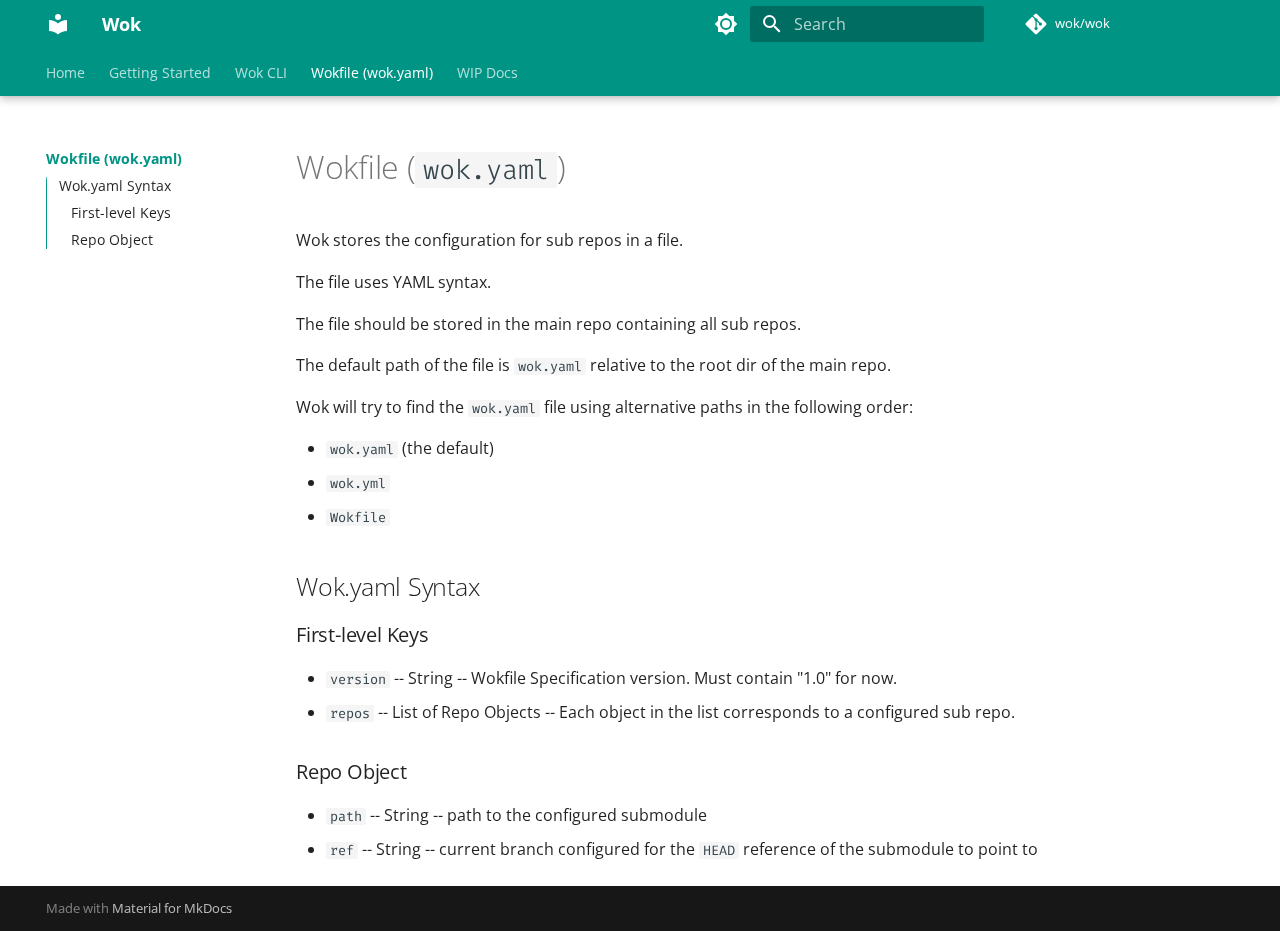
<file: wokfile/index.html>
<!doctype html>
<html lang="en" class="no-js">
  <head>
    
      <meta charset="utf-8">
      <meta name="viewport" content="width=device-width,initial-scale=1">
      
      
      
      
        <link rel="prev" href="../cli/">
      
      
        <link rel="next" href="../wip/philosophy/">
      
      
      <link rel="icon" href="../assets/images/favicon.png">
      <meta name="generator" content="mkdocs-1.5.2, mkdocs-material-9.2.4">
    
    
      
        <title>Wokfile (wok.yaml) - Wok</title>
      
    
    
      <link rel="stylesheet" href="../assets/stylesheets/main.0e669242.min.css">
      
        
        <link rel="stylesheet" href="../assets/stylesheets/palette.85d0ee34.min.css">
      
      


    
    
      
    
    
      
        
        
        <link rel="preconnect" href="https://fonts.gstatic.com" crossorigin>
        <link rel="stylesheet" href="https://fonts.googleapis.com/css?family=Open+Sans:300,300i,400,400i,700,700i%7CFira+Code:400,400i,700,700i&display=fallback">
        <style>:root{--md-text-font:"Open Sans";--md-code-font:"Fira Code"}</style>
      
    
    
      <link rel="stylesheet" href="../stylesheets/extra.css">
    
    <script>__md_scope=new URL("..",location),__md_hash=e=>[...e].reduce((e,_)=>(e<<5)-e+_.charCodeAt(0),0),__md_get=(e,_=localStorage,t=__md_scope)=>JSON.parse(_.getItem(t.pathname+"."+e)),__md_set=(e,_,t=localStorage,a=__md_scope)=>{try{t.setItem(a.pathname+"."+e,JSON.stringify(_))}catch(e){}}</script>
    
      

    
    
    
  </head>
  
  
    
    
      
    
    
    
    
    <body dir="ltr" data-md-color-scheme="default" data-md-color-primary="teal" data-md-color-accent="light-green">
  
    
    
      <script>var palette=__md_get("__palette");if(palette&&"object"==typeof palette.color)for(var key of Object.keys(palette.color))document.body.setAttribute("data-md-color-"+key,palette.color[key])</script>
    
    <input class="md-toggle" data-md-toggle="drawer" type="checkbox" id="__drawer" autocomplete="off">
    <input class="md-toggle" data-md-toggle="search" type="checkbox" id="__search" autocomplete="off">
    <label class="md-overlay" for="__drawer"></label>
    <div data-md-component="skip">
      
        
        <a href="#wokfile-wokyaml" class="md-skip">
          Skip to content
        </a>
      
    </div>
    <div data-md-component="announce">
      
    </div>
    
    
      

  

<header class="md-header md-header--shadow md-header--lifted" data-md-component="header">
  <nav class="md-header__inner md-grid" aria-label="Header">
    <a href=".." title="Wok" class="md-header__button md-logo" aria-label="Wok" data-md-component="logo">
      
  
  <svg xmlns="http://www.w3.org/2000/svg" viewBox="0 0 24 24"><path d="M12 8a3 3 0 0 0 3-3 3 3 0 0 0-3-3 3 3 0 0 0-3 3 3 3 0 0 0 3 3m0 3.54C9.64 9.35 6.5 8 3 8v11c3.5 0 6.64 1.35 9 3.54 2.36-2.19 5.5-3.54 9-3.54V8c-3.5 0-6.64 1.35-9 3.54Z"/></svg>

    </a>
    <label class="md-header__button md-icon" for="__drawer">
      
      <svg xmlns="http://www.w3.org/2000/svg" viewBox="0 0 24 24"><path d="M3 6h18v2H3V6m0 5h18v2H3v-2m0 5h18v2H3v-2Z"/></svg>
    </label>
    <div class="md-header__title" data-md-component="header-title">
      <div class="md-header__ellipsis">
        <div class="md-header__topic">
          <span class="md-ellipsis">
            Wok
          </span>
        </div>
        <div class="md-header__topic" data-md-component="header-topic">
          <span class="md-ellipsis">
            
              Wokfile (wok.yaml)
            
          </span>
        </div>
      </div>
    </div>
    
      
        <form class="md-header__option" data-md-component="palette">
  
    
    
    
    <input class="md-option" data-md-color-media="(prefers-color-scheme: light)" data-md-color-scheme="default" data-md-color-primary="teal" data-md-color-accent="light-green"  aria-label="Switch to dark mode"  type="radio" name="__palette" id="__palette_1">
    
      <label class="md-header__button md-icon" title="Switch to dark mode" for="__palette_2" hidden>
        <svg xmlns="http://www.w3.org/2000/svg" viewBox="0 0 24 24"><path d="M12 8a4 4 0 0 0-4 4 4 4 0 0 0 4 4 4 4 0 0 0 4-4 4 4 0 0 0-4-4m0 10a6 6 0 0 1-6-6 6 6 0 0 1 6-6 6 6 0 0 1 6 6 6 6 0 0 1-6 6m8-9.31V4h-4.69L12 .69 8.69 4H4v4.69L.69 12 4 15.31V20h4.69L12 23.31 15.31 20H20v-4.69L23.31 12 20 8.69Z"/></svg>
      </label>
    
  
    
    
    
    <input class="md-option" data-md-color-media="(prefers-color-scheme: dark)" data-md-color-scheme="slate" data-md-color-primary="teal" data-md-color-accent="green"  aria-label="Switch to light mode"  type="radio" name="__palette" id="__palette_2">
    
      <label class="md-header__button md-icon" title="Switch to light mode" for="__palette_1" hidden>
        <svg xmlns="http://www.w3.org/2000/svg" viewBox="0 0 24 24"><path d="M12 18c-.89 0-1.74-.2-2.5-.55C11.56 16.5 13 14.42 13 12c0-2.42-1.44-4.5-3.5-5.45C10.26 6.2 11.11 6 12 6a6 6 0 0 1 6 6 6 6 0 0 1-6 6m8-9.31V4h-4.69L12 .69 8.69 4H4v4.69L.69 12 4 15.31V20h4.69L12 23.31 15.31 20H20v-4.69L23.31 12 20 8.69Z"/></svg>
      </label>
    
  
</form>
      
    
    
    
      <label class="md-header__button md-icon" for="__search">
        
        <svg xmlns="http://www.w3.org/2000/svg" viewBox="0 0 24 24"><path d="M9.5 3A6.5 6.5 0 0 1 16 9.5c0 1.61-.59 3.09-1.56 4.23l.27.27h.79l5 5-1.5 1.5-5-5v-.79l-.27-.27A6.516 6.516 0 0 1 9.5 16 6.5 6.5 0 0 1 3 9.5 6.5 6.5 0 0 1 9.5 3m0 2C7 5 5 7 5 9.5S7 14 9.5 14 14 12 14 9.5 12 5 9.5 5Z"/></svg>
      </label>
      <div class="md-search" data-md-component="search" role="dialog">
  <label class="md-search__overlay" for="__search"></label>
  <div class="md-search__inner" role="search">
    <form class="md-search__form" name="search">
      <input type="text" class="md-search__input" name="query" aria-label="Search" placeholder="Search" autocapitalize="off" autocorrect="off" autocomplete="off" spellcheck="false" data-md-component="search-query" required>
      <label class="md-search__icon md-icon" for="__search">
        
        <svg xmlns="http://www.w3.org/2000/svg" viewBox="0 0 24 24"><path d="M9.5 3A6.5 6.5 0 0 1 16 9.5c0 1.61-.59 3.09-1.56 4.23l.27.27h.79l5 5-1.5 1.5-5-5v-.79l-.27-.27A6.516 6.516 0 0 1 9.5 16 6.5 6.5 0 0 1 3 9.5 6.5 6.5 0 0 1 9.5 3m0 2C7 5 5 7 5 9.5S7 14 9.5 14 14 12 14 9.5 12 5 9.5 5Z"/></svg>
        
        <svg xmlns="http://www.w3.org/2000/svg" viewBox="0 0 24 24"><path d="M20 11v2H8l5.5 5.5-1.42 1.42L4.16 12l7.92-7.92L13.5 5.5 8 11h12Z"/></svg>
      </label>
      <nav class="md-search__options" aria-label="Search">
        
        <button type="reset" class="md-search__icon md-icon" title="Clear" aria-label="Clear" tabindex="-1">
          
          <svg xmlns="http://www.w3.org/2000/svg" viewBox="0 0 24 24"><path d="M19 6.41 17.59 5 12 10.59 6.41 5 5 6.41 10.59 12 5 17.59 6.41 19 12 13.41 17.59 19 19 17.59 13.41 12 19 6.41Z"/></svg>
        </button>
      </nav>
      
    </form>
    <div class="md-search__output">
      <div class="md-search__scrollwrap" data-md-scrollfix>
        <div class="md-search-result" data-md-component="search-result">
          <div class="md-search-result__meta">
            Initializing search
          </div>
          <ol class="md-search-result__list" role="presentation"></ol>
        </div>
      </div>
    </div>
  </div>
</div>
    
    
      <div class="md-header__source">
        <a href="https://codeberg.org/wok/wok" title="Go to repository" class="md-source" data-md-component="source">
  <div class="md-source__icon md-icon">
    
    <svg xmlns="http://www.w3.org/2000/svg" viewBox="0 0 448 512"><!--! Font Awesome Free 6.4.2 by @fontawesome - https://fontawesome.com License - https://fontawesome.com/license/free (Icons: CC BY 4.0, Fonts: SIL OFL 1.1, Code: MIT License) Copyright 2023 Fonticons, Inc.--><path d="M439.55 236.05 244 40.45a28.87 28.87 0 0 0-40.81 0l-40.66 40.63 51.52 51.52c27.06-9.14 52.68 16.77 43.39 43.68l49.66 49.66c34.23-11.8 61.18 31 35.47 56.69-26.49 26.49-70.21-2.87-56-37.34L240.22 199v121.85c25.3 12.54 22.26 41.85 9.08 55a34.34 34.34 0 0 1-48.55 0c-17.57-17.6-11.07-46.91 11.25-56v-123c-20.8-8.51-24.6-30.74-18.64-45L142.57 101 8.45 235.14a28.86 28.86 0 0 0 0 40.81l195.61 195.6a28.86 28.86 0 0 0 40.8 0l194.69-194.69a28.86 28.86 0 0 0 0-40.81z"/></svg>
  </div>
  <div class="md-source__repository">
    wok/wok
  </div>
</a>
      </div>
    
  </nav>
  
    
      
<nav class="md-tabs" aria-label="Tabs" data-md-component="tabs">
  <div class="md-grid">
    <ul class="md-tabs__list">
      
        
  
  
  
    
    
      <li class="md-tabs__item">
        <a href=".." class="md-tabs__link">
          
  
  Home

        </a>
      </li>
    
  

      
        
  
  
  
    <li class="md-tabs__item">
      <a href="../getting-started/" class="md-tabs__link">
        
  
    
  
  Getting Started

      </a>
    </li>
  

      
        
  
  
  
    <li class="md-tabs__item">
      <a href="../cli/" class="md-tabs__link">
        
  
    
  
  Wok CLI

      </a>
    </li>
  

      
        
  
  
    
  
  
    <li class="md-tabs__item md-tabs__item--active">
      <a href="./" class="md-tabs__link">
        
  
    
  
  Wokfile (wok.yaml)

      </a>
    </li>
  

      
        
  
  
  
    
    
      <li class="md-tabs__item">
        <a href="../wip/philosophy/" class="md-tabs__link">
          
  
  WIP Docs

        </a>
      </li>
    
  

      
    </ul>
  </div>
</nav>
    
  
</header>
    
    <div class="md-container" data-md-component="container">
      
      
        
      
      <main class="md-main" data-md-component="main">
        <div class="md-main__inner md-grid">
          
            
              
              <div class="md-sidebar md-sidebar--primary" data-md-component="sidebar" data-md-type="navigation" >
                <div class="md-sidebar__scrollwrap">
                  <div class="md-sidebar__inner">
                    


  


  

<nav class="md-nav md-nav--primary md-nav--lifted md-nav--integrated" aria-label="Navigation" data-md-level="0">
  <label class="md-nav__title" for="__drawer">
    <a href=".." title="Wok" class="md-nav__button md-logo" aria-label="Wok" data-md-component="logo">
      
  
  <svg xmlns="http://www.w3.org/2000/svg" viewBox="0 0 24 24"><path d="M12 8a3 3 0 0 0 3-3 3 3 0 0 0-3-3 3 3 0 0 0-3 3 3 3 0 0 0 3 3m0 3.54C9.64 9.35 6.5 8 3 8v11c3.5 0 6.64 1.35 9 3.54 2.36-2.19 5.5-3.54 9-3.54V8c-3.5 0-6.64 1.35-9 3.54Z"/></svg>

    </a>
    Wok
  </label>
  
    <div class="md-nav__source">
      <a href="https://codeberg.org/wok/wok" title="Go to repository" class="md-source" data-md-component="source">
  <div class="md-source__icon md-icon">
    
    <svg xmlns="http://www.w3.org/2000/svg" viewBox="0 0 448 512"><!--! Font Awesome Free 6.4.2 by @fontawesome - https://fontawesome.com License - https://fontawesome.com/license/free (Icons: CC BY 4.0, Fonts: SIL OFL 1.1, Code: MIT License) Copyright 2023 Fonticons, Inc.--><path d="M439.55 236.05 244 40.45a28.87 28.87 0 0 0-40.81 0l-40.66 40.63 51.52 51.52c27.06-9.14 52.68 16.77 43.39 43.68l49.66 49.66c34.23-11.8 61.18 31 35.47 56.69-26.49 26.49-70.21-2.87-56-37.34L240.22 199v121.85c25.3 12.54 22.26 41.85 9.08 55a34.34 34.34 0 0 1-48.55 0c-17.57-17.6-11.07-46.91 11.25-56v-123c-20.8-8.51-24.6-30.74-18.64-45L142.57 101 8.45 235.14a28.86 28.86 0 0 0 0 40.81l195.61 195.6a28.86 28.86 0 0 0 40.8 0l194.69-194.69a28.86 28.86 0 0 0 0-40.81z"/></svg>
  </div>
  <div class="md-source__repository">
    wok/wok
  </div>
</a>
    </div>
  
  <ul class="md-nav__list" data-md-scrollfix>
    
      
      
  
  
  
    
    
    
    <li class="md-nav__item md-nav__item--nested">
      
        
        
        
        
        <input class="md-nav__toggle md-toggle " type="checkbox" id="__nav_1" >
        
          <label class="md-nav__link" for="__nav_1" id="__nav_1_label" tabindex="0">
            
  
  <span class="md-ellipsis">
    Home
  </span>
  

            <span class="md-nav__icon md-icon"></span>
          </label>
        
        <nav class="md-nav" data-md-level="1" aria-labelledby="__nav_1_label" aria-expanded="false">
          <label class="md-nav__title" for="__nav_1">
            <span class="md-nav__icon md-icon"></span>
            Home
          </label>
          <ul class="md-nav__list" data-md-scrollfix>
            
              
                
  
  
  
    <li class="md-nav__item">
      <a href=".." class="md-nav__link">
        
  
  <span class="md-ellipsis">
    Wok Home
  </span>
  

      </a>
    </li>
  

              
            
              
                
  
  
  
    <li class="md-nav__item">
      <a href="https://codeberg.org/wok/wok" class="md-nav__link">
        
  
  <span class="md-ellipsis">
    Wok on Codeberg
  </span>
  

      </a>
    </li>
  

              
            
              
                
  
  
  
    <li class="md-nav__item">
      <a href="https://codeberg.org/wok/wok/src/branch/main/LICENSE" class="md-nav__link">
        
  
  <span class="md-ellipsis">
    MIT License
  </span>
  

      </a>
    </li>
  

              
            
              
                
  
  
  
    <li class="md-nav__item">
      <a href="https://codeberg.org/wok/wok/src/branch/main/CODE_OF_CONDUCT.md" class="md-nav__link">
        
  
  <span class="md-ellipsis">
    Code of Conduct
  </span>
  

      </a>
    </li>
  

              
            
          </ul>
        </nav>
      
    </li>
  

    
      
      
  
  
  
    <li class="md-nav__item">
      <a href="../getting-started/" class="md-nav__link">
        
  
  <span class="md-ellipsis">
    Getting Started
  </span>
  

      </a>
    </li>
  

    
      
      
  
  
  
    <li class="md-nav__item">
      <a href="../cli/" class="md-nav__link">
        
  
  <span class="md-ellipsis">
    Wok CLI
  </span>
  

      </a>
    </li>
  

    
      
      
  
  
    
  
  
    <li class="md-nav__item md-nav__item--active">
      
      <input class="md-nav__toggle md-toggle" type="checkbox" id="__toc">
      
      
        
      
      
        <label class="md-nav__link md-nav__link--active" for="__toc">
          
  
  <span class="md-ellipsis">
    Wokfile (wok.yaml)
  </span>
  

          <span class="md-nav__icon md-icon"></span>
        </label>
      
      <a href="./" class="md-nav__link md-nav__link--active">
        
  
  <span class="md-ellipsis">
    Wokfile (wok.yaml)
  </span>
  

      </a>
      
        

<nav class="md-nav md-nav--secondary" aria-label="Table of contents">
  
  
  
    
  
  
    <label class="md-nav__title" for="__toc">
      <span class="md-nav__icon md-icon"></span>
      Table of contents
    </label>
    <ul class="md-nav__list" data-md-component="toc" data-md-scrollfix>
      
        <li class="md-nav__item">
  <a href="#wokyaml-syntax" class="md-nav__link">
    Wok.yaml Syntax
  </a>
  
    <nav class="md-nav" aria-label="Wok.yaml Syntax">
      <ul class="md-nav__list">
        
          <li class="md-nav__item">
  <a href="#first-level-keys" class="md-nav__link">
    First-level Keys
  </a>
  
</li>
        
          <li class="md-nav__item">
  <a href="#repo-object" class="md-nav__link">
    Repo Object
  </a>
  
</li>
        
      </ul>
    </nav>
  
</li>
      
    </ul>
  
</nav>
      
    </li>
  

    
      
      
  
  
  
    
    
    
    <li class="md-nav__item md-nav__item--nested">
      
        
        
        
        
        <input class="md-nav__toggle md-toggle " type="checkbox" id="__nav_5" >
        
          <label class="md-nav__link" for="__nav_5" id="__nav_5_label" tabindex="0">
            
  
  <span class="md-ellipsis">
    WIP Docs
  </span>
  

            <span class="md-nav__icon md-icon"></span>
          </label>
        
        <nav class="md-nav" data-md-level="1" aria-labelledby="__nav_5_label" aria-expanded="false">
          <label class="md-nav__title" for="__nav_5">
            <span class="md-nav__icon md-icon"></span>
            WIP Docs
          </label>
          <ul class="md-nav__list" data-md-scrollfix>
            
              
                
  
  
  
    <li class="md-nav__item">
      <a href="../wip/philosophy/" class="md-nav__link">
        
  
  <span class="md-ellipsis">
    Philosophy behind Wok
  </span>
  

      </a>
    </li>
  

              
            
          </ul>
        </nav>
      
    </li>
  

    
  </ul>
</nav>
                  </div>
                </div>
              </div>
            
            
          
          
            <div class="md-content" data-md-component="content">
              <article class="md-content__inner md-typeset">
                
                  


<h1 id="wokfile-wokyaml">Wokfile (<code>wok.yaml</code>)<a class="headerlink" href="#wokfile-wokyaml" title="Permanent link">⚓︎</a></h1>
<p>Wok stores the configuration for sub repos in a file.</p>
<p>The file uses YAML syntax.</p>
<p>The file should be stored in the main repo containing all sub repos.</p>
<p>The default path of the file is <code>wok.yaml</code> relative to the root dir of the main repo.</p>
<p>Wok will try to find the <code>wok.yaml</code> file using alternative paths in the following order:</p>
<ul>
<li><code>wok.yaml</code> (the default)</li>
<li><code>wok.yml</code></li>
<li><code>Wokfile</code></li>
</ul>
<h2 id="wokyaml-syntax">Wok.yaml Syntax<a class="headerlink" href="#wokyaml-syntax" title="Permanent link">⚓︎</a></h2>
<h3 id="first-level-keys">First-level Keys<a class="headerlink" href="#first-level-keys" title="Permanent link">⚓︎</a></h3>
<ul>
<li><code>version</code> -- String -- Wokfile Specification version. Must contain "1.0" for now.</li>
<li><code>repos</code> -- List of Repo Objects -- Each object in the list corresponds to a configured sub repo.</li>
</ul>
<h3 id="repo-object">Repo Object<a class="headerlink" href="#repo-object" title="Permanent link">⚓︎</a></h3>
<ul>
<li><code>path</code> -- String -- path to the configured submodule</li>
<li><code>ref</code> -- String -- current branch configured for the <code>HEAD</code> reference of the submodule to point to</li>
</ul>





                
              </article>
            </div>
          
          
        </div>
        
      </main>
      
        <footer class="md-footer">
  
  <div class="md-footer-meta md-typeset">
    <div class="md-footer-meta__inner md-grid">
      <div class="md-copyright">
  
  
    Made with
    <a href="https://squidfunk.github.io/mkdocs-material/" target="_blank" rel="noopener">
      Material for MkDocs
    </a>
  
</div>
      
    </div>
  </div>
</footer>
      
    </div>
    <div class="md-dialog" data-md-component="dialog">
      <div class="md-dialog__inner md-typeset"></div>
    </div>
    
    <script id="__config" type="application/json">{"base": "..", "features": ["navigation.instant", "navigation.tabs", "navigation.tabs.sticky", "navigation.tracking", "toc.follow", "toc.integrate"], "search": "../assets/javascripts/workers/search.dfff1995.min.js", "translations": {"clipboard.copied": "Copied to clipboard", "clipboard.copy": "Copy to clipboard", "search.result.more.one": "1 more on this page", "search.result.more.other": "# more on this page", "search.result.none": "No matching documents", "search.result.one": "1 matching document", "search.result.other": "# matching documents", "search.result.placeholder": "Type to start searching", "search.result.term.missing": "Missing", "select.version": "Select version"}}</script>
    
    
      <script src="../assets/javascripts/bundle.78eede0e.min.js"></script>
      
    
  </body>
</html>
</file>
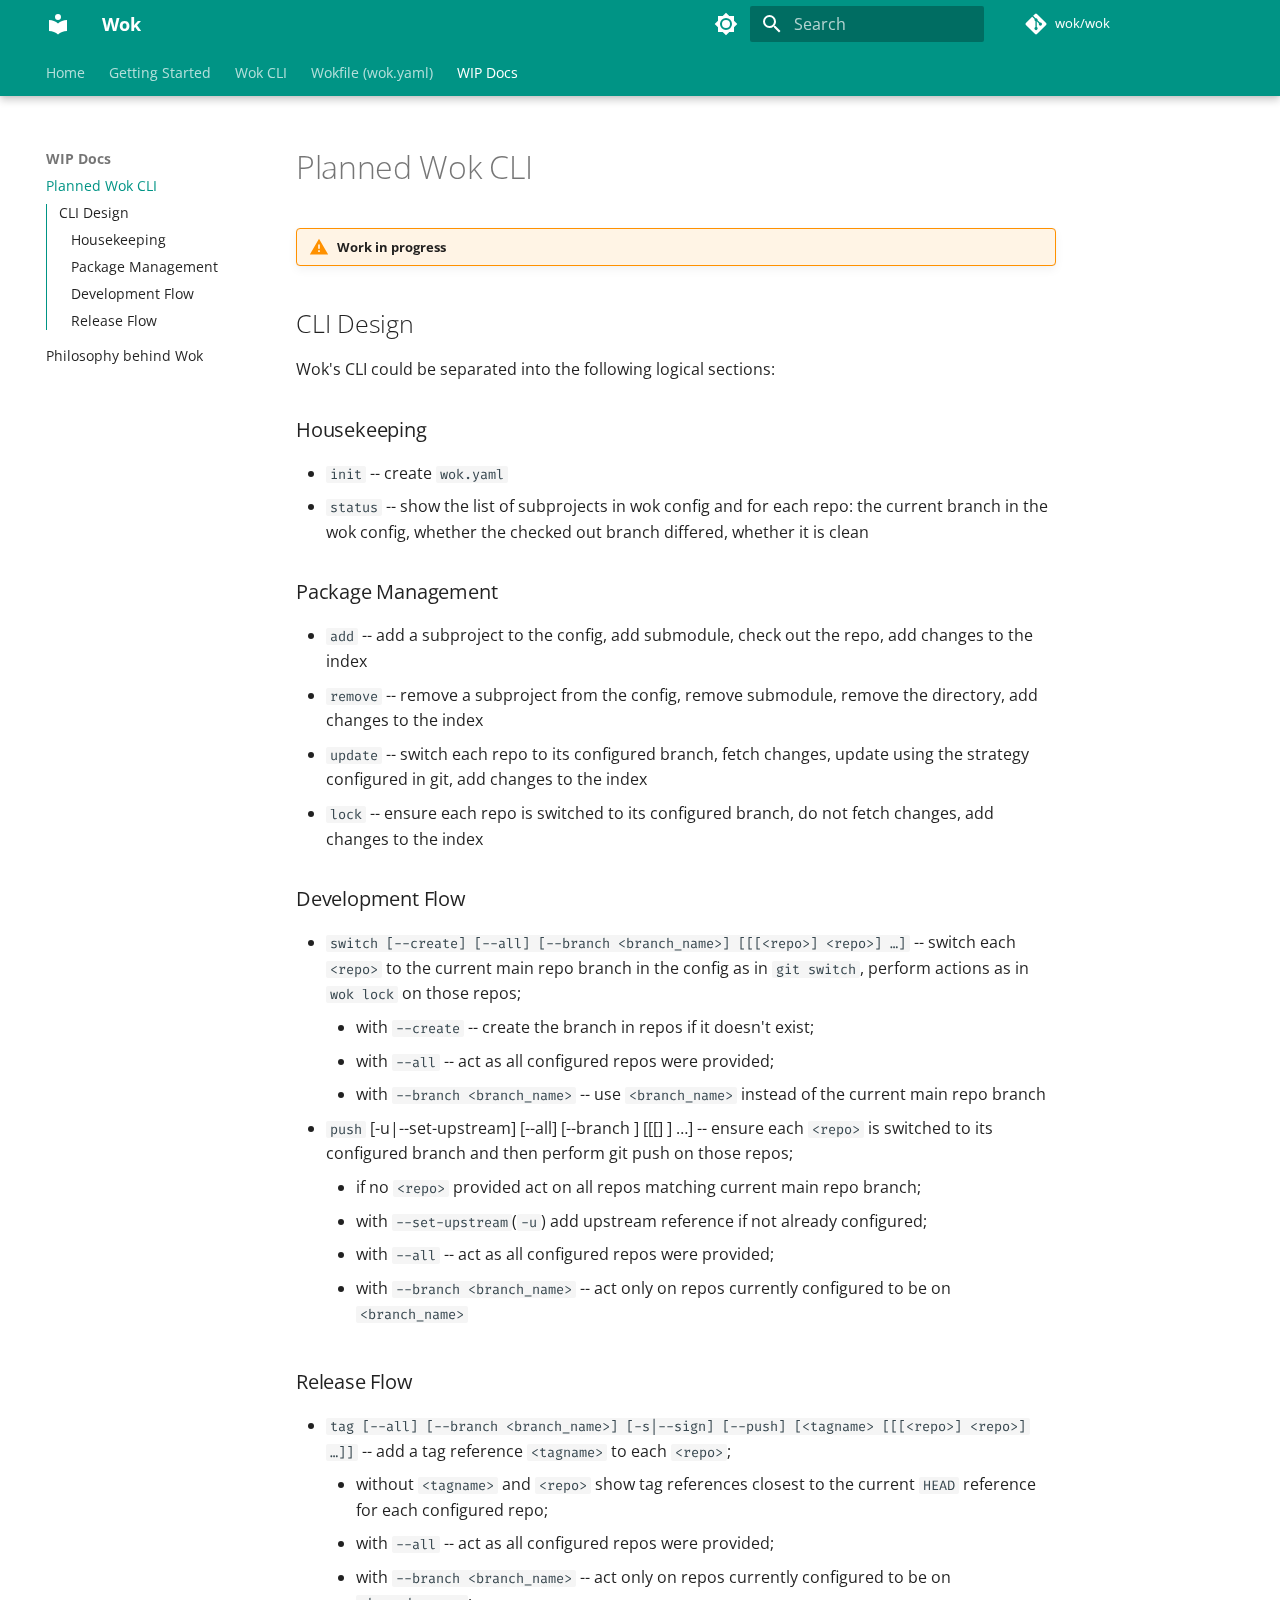
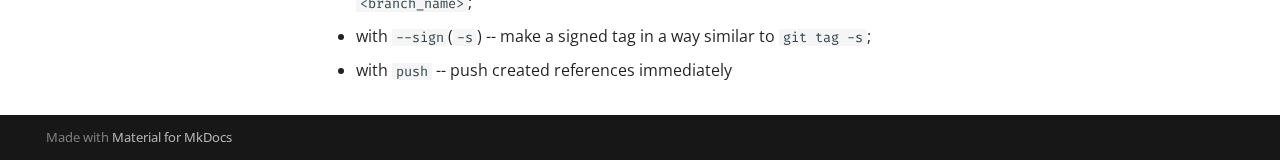
<file: wip/cli-next/index.html>
<!doctype html>
<html lang="en" class="no-js">
  <head>
    
      <meta charset="utf-8">
      <meta name="viewport" content="width=device-width,initial-scale=1">
      
      
      
      
        <link rel="prev" href="../../wokfile/">
      
      
        <link rel="next" href="../philosophy/">
      
      
      <link rel="icon" href="../../assets/images/favicon.png">
      <meta name="generator" content="mkdocs-1.5.2, mkdocs-material-9.2.4">
    
    
      
        <title>Planned Wok CLI - Wok</title>
      
    
    
      <link rel="stylesheet" href="../../assets/stylesheets/main.0e669242.min.css">
      
        
        <link rel="stylesheet" href="../../assets/stylesheets/palette.85d0ee34.min.css">
      
      


    
    
      
    
    
      
        
        
        <link rel="preconnect" href="https://fonts.gstatic.com" crossorigin>
        <link rel="stylesheet" href="https://fonts.googleapis.com/css?family=Open+Sans:300,300i,400,400i,700,700i%7CFira+Code:400,400i,700,700i&display=fallback">
        <style>:root{--md-text-font:"Open Sans";--md-code-font:"Fira Code"}</style>
      
    
    
      <link rel="stylesheet" href="../../stylesheets/extra.css">
    
    <script>__md_scope=new URL("../..",location),__md_hash=e=>[...e].reduce((e,_)=>(e<<5)-e+_.charCodeAt(0),0),__md_get=(e,_=localStorage,t=__md_scope)=>JSON.parse(_.getItem(t.pathname+"."+e)),__md_set=(e,_,t=localStorage,a=__md_scope)=>{try{t.setItem(a.pathname+"."+e,JSON.stringify(_))}catch(e){}}</script>
    
      

    
    
    
  </head>
  
  
    
    
      
    
    
    
    
    <body dir="ltr" data-md-color-scheme="default" data-md-color-primary="teal" data-md-color-accent="light-green">
  
    
    
      <script>var palette=__md_get("__palette");if(palette&&"object"==typeof palette.color)for(var key of Object.keys(palette.color))document.body.setAttribute("data-md-color-"+key,palette.color[key])</script>
    
    <input class="md-toggle" data-md-toggle="drawer" type="checkbox" id="__drawer" autocomplete="off">
    <input class="md-toggle" data-md-toggle="search" type="checkbox" id="__search" autocomplete="off">
    <label class="md-overlay" for="__drawer"></label>
    <div data-md-component="skip">
      
        
        <a href="#planned-wok-cli" class="md-skip">
          Skip to content
        </a>
      
    </div>
    <div data-md-component="announce">
      
    </div>
    
    
      

  

<header class="md-header md-header--shadow md-header--lifted" data-md-component="header">
  <nav class="md-header__inner md-grid" aria-label="Header">
    <a href="../.." title="Wok" class="md-header__button md-logo" aria-label="Wok" data-md-component="logo">
      
  
  <svg xmlns="http://www.w3.org/2000/svg" viewBox="0 0 24 24"><path d="M12 8a3 3 0 0 0 3-3 3 3 0 0 0-3-3 3 3 0 0 0-3 3 3 3 0 0 0 3 3m0 3.54C9.64 9.35 6.5 8 3 8v11c3.5 0 6.64 1.35 9 3.54 2.36-2.19 5.5-3.54 9-3.54V8c-3.5 0-6.64 1.35-9 3.54Z"/></svg>

    </a>
    <label class="md-header__button md-icon" for="__drawer">
      
      <svg xmlns="http://www.w3.org/2000/svg" viewBox="0 0 24 24"><path d="M3 6h18v2H3V6m0 5h18v2H3v-2m0 5h18v2H3v-2Z"/></svg>
    </label>
    <div class="md-header__title" data-md-component="header-title">
      <div class="md-header__ellipsis">
        <div class="md-header__topic">
          <span class="md-ellipsis">
            Wok
          </span>
        </div>
        <div class="md-header__topic" data-md-component="header-topic">
          <span class="md-ellipsis">
            
              Planned Wok CLI
            
          </span>
        </div>
      </div>
    </div>
    
      
        <form class="md-header__option" data-md-component="palette">
  
    
    
    
    <input class="md-option" data-md-color-media="(prefers-color-scheme: light)" data-md-color-scheme="default" data-md-color-primary="teal" data-md-color-accent="light-green"  aria-label="Switch to dark mode"  type="radio" name="__palette" id="__palette_1">
    
      <label class="md-header__button md-icon" title="Switch to dark mode" for="__palette_2" hidden>
        <svg xmlns="http://www.w3.org/2000/svg" viewBox="0 0 24 24"><path d="M12 8a4 4 0 0 0-4 4 4 4 0 0 0 4 4 4 4 0 0 0 4-4 4 4 0 0 0-4-4m0 10a6 6 0 0 1-6-6 6 6 0 0 1 6-6 6 6 0 0 1 6 6 6 6 0 0 1-6 6m8-9.31V4h-4.69L12 .69 8.69 4H4v4.69L.69 12 4 15.31V20h4.69L12 23.31 15.31 20H20v-4.69L23.31 12 20 8.69Z"/></svg>
      </label>
    
  
    
    
    
    <input class="md-option" data-md-color-media="(prefers-color-scheme: dark)" data-md-color-scheme="slate" data-md-color-primary="teal" data-md-color-accent="green"  aria-label="Switch to light mode"  type="radio" name="__palette" id="__palette_2">
    
      <label class="md-header__button md-icon" title="Switch to light mode" for="__palette_1" hidden>
        <svg xmlns="http://www.w3.org/2000/svg" viewBox="0 0 24 24"><path d="M12 18c-.89 0-1.74-.2-2.5-.55C11.56 16.5 13 14.42 13 12c0-2.42-1.44-4.5-3.5-5.45C10.26 6.2 11.11 6 12 6a6 6 0 0 1 6 6 6 6 0 0 1-6 6m8-9.31V4h-4.69L12 .69 8.69 4H4v4.69L.69 12 4 15.31V20h4.69L12 23.31 15.31 20H20v-4.69L23.31 12 20 8.69Z"/></svg>
      </label>
    
  
</form>
      
    
    
    
      <label class="md-header__button md-icon" for="__search">
        
        <svg xmlns="http://www.w3.org/2000/svg" viewBox="0 0 24 24"><path d="M9.5 3A6.5 6.5 0 0 1 16 9.5c0 1.61-.59 3.09-1.56 4.23l.27.27h.79l5 5-1.5 1.5-5-5v-.79l-.27-.27A6.516 6.516 0 0 1 9.5 16 6.5 6.5 0 0 1 3 9.5 6.5 6.5 0 0 1 9.5 3m0 2C7 5 5 7 5 9.5S7 14 9.5 14 14 12 14 9.5 12 5 9.5 5Z"/></svg>
      </label>
      <div class="md-search" data-md-component="search" role="dialog">
  <label class="md-search__overlay" for="__search"></label>
  <div class="md-search__inner" role="search">
    <form class="md-search__form" name="search">
      <input type="text" class="md-search__input" name="query" aria-label="Search" placeholder="Search" autocapitalize="off" autocorrect="off" autocomplete="off" spellcheck="false" data-md-component="search-query" required>
      <label class="md-search__icon md-icon" for="__search">
        
        <svg xmlns="http://www.w3.org/2000/svg" viewBox="0 0 24 24"><path d="M9.5 3A6.5 6.5 0 0 1 16 9.5c0 1.61-.59 3.09-1.56 4.23l.27.27h.79l5 5-1.5 1.5-5-5v-.79l-.27-.27A6.516 6.516 0 0 1 9.5 16 6.5 6.5 0 0 1 3 9.5 6.5 6.5 0 0 1 9.5 3m0 2C7 5 5 7 5 9.5S7 14 9.5 14 14 12 14 9.5 12 5 9.5 5Z"/></svg>
        
        <svg xmlns="http://www.w3.org/2000/svg" viewBox="0 0 24 24"><path d="M20 11v2H8l5.5 5.5-1.42 1.42L4.16 12l7.92-7.92L13.5 5.5 8 11h12Z"/></svg>
      </label>
      <nav class="md-search__options" aria-label="Search">
        
        <button type="reset" class="md-search__icon md-icon" title="Clear" aria-label="Clear" tabindex="-1">
          
          <svg xmlns="http://www.w3.org/2000/svg" viewBox="0 0 24 24"><path d="M19 6.41 17.59 5 12 10.59 6.41 5 5 6.41 10.59 12 5 17.59 6.41 19 12 13.41 17.59 19 19 17.59 13.41 12 19 6.41Z"/></svg>
        </button>
      </nav>
      
    </form>
    <div class="md-search__output">
      <div class="md-search__scrollwrap" data-md-scrollfix>
        <div class="md-search-result" data-md-component="search-result">
          <div class="md-search-result__meta">
            Initializing search
          </div>
          <ol class="md-search-result__list" role="presentation"></ol>
        </div>
      </div>
    </div>
  </div>
</div>
    
    
      <div class="md-header__source">
        <a href="https://codeberg.org/wok/wok" title="Go to repository" class="md-source" data-md-component="source">
  <div class="md-source__icon md-icon">
    
    <svg xmlns="http://www.w3.org/2000/svg" viewBox="0 0 448 512"><!--! Font Awesome Free 6.4.2 by @fontawesome - https://fontawesome.com License - https://fontawesome.com/license/free (Icons: CC BY 4.0, Fonts: SIL OFL 1.1, Code: MIT License) Copyright 2023 Fonticons, Inc.--><path d="M439.55 236.05 244 40.45a28.87 28.87 0 0 0-40.81 0l-40.66 40.63 51.52 51.52c27.06-9.14 52.68 16.77 43.39 43.68l49.66 49.66c34.23-11.8 61.18 31 35.47 56.69-26.49 26.49-70.21-2.87-56-37.34L240.22 199v121.85c25.3 12.54 22.26 41.85 9.08 55a34.34 34.34 0 0 1-48.55 0c-17.57-17.6-11.07-46.91 11.25-56v-123c-20.8-8.51-24.6-30.74-18.64-45L142.57 101 8.45 235.14a28.86 28.86 0 0 0 0 40.81l195.61 195.6a28.86 28.86 0 0 0 40.8 0l194.69-194.69a28.86 28.86 0 0 0 0-40.81z"/></svg>
  </div>
  <div class="md-source__repository">
    wok/wok
  </div>
</a>
      </div>
    
  </nav>
  
    
      
<nav class="md-tabs" aria-label="Tabs" data-md-component="tabs">
  <div class="md-grid">
    <ul class="md-tabs__list">
      
        
  
  
  
    
    
      <li class="md-tabs__item">
        <a href="../.." class="md-tabs__link">
          
  
  Home

        </a>
      </li>
    
  

      
        
  
  
  
    <li class="md-tabs__item">
      <a href="../../getting-started/" class="md-tabs__link">
        
  
    
  
  Getting Started

      </a>
    </li>
  

      
        
  
  
  
    <li class="md-tabs__item">
      <a href="../../cli/" class="md-tabs__link">
        
  
    
  
  Wok CLI

      </a>
    </li>
  

      
        
  
  
  
    <li class="md-tabs__item">
      <a href="../../wokfile/" class="md-tabs__link">
        
  
    
  
  Wokfile (wok.yaml)

      </a>
    </li>
  

      
        
  
  
    
  
  
    
    
      <li class="md-tabs__item md-tabs__item--active">
        <a href="./" class="md-tabs__link">
          
  
  WIP Docs

        </a>
      </li>
    
  

      
    </ul>
  </div>
</nav>
    
  
</header>
    
    <div class="md-container" data-md-component="container">
      
      
        
      
      <main class="md-main" data-md-component="main">
        <div class="md-main__inner md-grid">
          
            
              
              <div class="md-sidebar md-sidebar--primary" data-md-component="sidebar" data-md-type="navigation" >
                <div class="md-sidebar__scrollwrap">
                  <div class="md-sidebar__inner">
                    


  


  

<nav class="md-nav md-nav--primary md-nav--lifted md-nav--integrated" aria-label="Navigation" data-md-level="0">
  <label class="md-nav__title" for="__drawer">
    <a href="../.." title="Wok" class="md-nav__button md-logo" aria-label="Wok" data-md-component="logo">
      
  
  <svg xmlns="http://www.w3.org/2000/svg" viewBox="0 0 24 24"><path d="M12 8a3 3 0 0 0 3-3 3 3 0 0 0-3-3 3 3 0 0 0-3 3 3 3 0 0 0 3 3m0 3.54C9.64 9.35 6.5 8 3 8v11c3.5 0 6.64 1.35 9 3.54 2.36-2.19 5.5-3.54 9-3.54V8c-3.5 0-6.64 1.35-9 3.54Z"/></svg>

    </a>
    Wok
  </label>
  
    <div class="md-nav__source">
      <a href="https://codeberg.org/wok/wok" title="Go to repository" class="md-source" data-md-component="source">
  <div class="md-source__icon md-icon">
    
    <svg xmlns="http://www.w3.org/2000/svg" viewBox="0 0 448 512"><!--! Font Awesome Free 6.4.2 by @fontawesome - https://fontawesome.com License - https://fontawesome.com/license/free (Icons: CC BY 4.0, Fonts: SIL OFL 1.1, Code: MIT License) Copyright 2023 Fonticons, Inc.--><path d="M439.55 236.05 244 40.45a28.87 28.87 0 0 0-40.81 0l-40.66 40.63 51.52 51.52c27.06-9.14 52.68 16.77 43.39 43.68l49.66 49.66c34.23-11.8 61.18 31 35.47 56.69-26.49 26.49-70.21-2.87-56-37.34L240.22 199v121.85c25.3 12.54 22.26 41.85 9.08 55a34.34 34.34 0 0 1-48.55 0c-17.57-17.6-11.07-46.91 11.25-56v-123c-20.8-8.51-24.6-30.74-18.64-45L142.57 101 8.45 235.14a28.86 28.86 0 0 0 0 40.81l195.61 195.6a28.86 28.86 0 0 0 40.8 0l194.69-194.69a28.86 28.86 0 0 0 0-40.81z"/></svg>
  </div>
  <div class="md-source__repository">
    wok/wok
  </div>
</a>
    </div>
  
  <ul class="md-nav__list" data-md-scrollfix>
    
      
      
  
  
  
    
    
    
    <li class="md-nav__item md-nav__item--nested">
      
        
        
        
        
        <input class="md-nav__toggle md-toggle " type="checkbox" id="__nav_1" >
        
          <label class="md-nav__link" for="__nav_1" id="__nav_1_label" tabindex="0">
            
  
  <span class="md-ellipsis">
    Home
  </span>
  

            <span class="md-nav__icon md-icon"></span>
          </label>
        
        <nav class="md-nav" data-md-level="1" aria-labelledby="__nav_1_label" aria-expanded="false">
          <label class="md-nav__title" for="__nav_1">
            <span class="md-nav__icon md-icon"></span>
            Home
          </label>
          <ul class="md-nav__list" data-md-scrollfix>
            
              
                
  
  
  
    <li class="md-nav__item">
      <a href="../.." class="md-nav__link">
        
  
  <span class="md-ellipsis">
    Wok Home
  </span>
  

      </a>
    </li>
  

              
            
              
                
  
  
  
    <li class="md-nav__item">
      <a href="https://codeberg.org/wok/wok" class="md-nav__link">
        
  
  <span class="md-ellipsis">
    Wok on Codeberg
  </span>
  

      </a>
    </li>
  

              
            
              
                
  
  
  
    <li class="md-nav__item">
      <a href="https://codeberg.org/wok/wok/src/branch/main/LICENSE" class="md-nav__link">
        
  
  <span class="md-ellipsis">
    MIT License
  </span>
  

      </a>
    </li>
  

              
            
              
                
  
  
  
    <li class="md-nav__item">
      <a href="https://codeberg.org/wok/wok/src/branch/main/CODE_OF_CONDUCT.md" class="md-nav__link">
        
  
  <span class="md-ellipsis">
    Code of Conduct
  </span>
  

      </a>
    </li>
  

              
            
          </ul>
        </nav>
      
    </li>
  

    
      
      
  
  
  
    <li class="md-nav__item">
      <a href="../../getting-started/" class="md-nav__link">
        
  
  <span class="md-ellipsis">
    Getting Started
  </span>
  

      </a>
    </li>
  

    
      
      
  
  
  
    <li class="md-nav__item">
      <a href="../../cli/" class="md-nav__link">
        
  
  <span class="md-ellipsis">
    Wok CLI
  </span>
  

      </a>
    </li>
  

    
      
      
  
  
  
    <li class="md-nav__item">
      <a href="../../wokfile/" class="md-nav__link">
        
  
  <span class="md-ellipsis">
    Wokfile (wok.yaml)
  </span>
  

      </a>
    </li>
  

    
      
      
  
  
    
  
  
    
    
    
    <li class="md-nav__item md-nav__item--active md-nav__item--nested">
      
        
        
        
        
        <input class="md-nav__toggle md-toggle " type="checkbox" id="__nav_5" checked>
        
          <label class="md-nav__link" for="__nav_5" id="__nav_5_label" tabindex="0">
            
  
  <span class="md-ellipsis">
    WIP Docs
  </span>
  

            <span class="md-nav__icon md-icon"></span>
          </label>
        
        <nav class="md-nav" data-md-level="1" aria-labelledby="__nav_5_label" aria-expanded="true">
          <label class="md-nav__title" for="__nav_5">
            <span class="md-nav__icon md-icon"></span>
            WIP Docs
          </label>
          <ul class="md-nav__list" data-md-scrollfix>
            
              
                
  
  
    
  
  
    <li class="md-nav__item md-nav__item--active">
      
      <input class="md-nav__toggle md-toggle" type="checkbox" id="__toc">
      
      
        
      
      
        <label class="md-nav__link md-nav__link--active" for="__toc">
          
  
  <span class="md-ellipsis">
    Planned Wok CLI
  </span>
  

          <span class="md-nav__icon md-icon"></span>
        </label>
      
      <a href="./" class="md-nav__link md-nav__link--active">
        
  
  <span class="md-ellipsis">
    Planned Wok CLI
  </span>
  

      </a>
      
        

<nav class="md-nav md-nav--secondary" aria-label="Table of contents">
  
  
  
    
  
  
    <label class="md-nav__title" for="__toc">
      <span class="md-nav__icon md-icon"></span>
      Table of contents
    </label>
    <ul class="md-nav__list" data-md-component="toc" data-md-scrollfix>
      
        <li class="md-nav__item">
  <a href="#cli-design" class="md-nav__link">
    CLI Design
  </a>
  
    <nav class="md-nav" aria-label="CLI Design">
      <ul class="md-nav__list">
        
          <li class="md-nav__item">
  <a href="#housekeeping" class="md-nav__link">
    Housekeeping
  </a>
  
</li>
        
          <li class="md-nav__item">
  <a href="#package-management" class="md-nav__link">
    Package Management
  </a>
  
</li>
        
          <li class="md-nav__item">
  <a href="#development-flow" class="md-nav__link">
    Development Flow
  </a>
  
</li>
        
          <li class="md-nav__item">
  <a href="#release-flow" class="md-nav__link">
    Release Flow
  </a>
  
</li>
        
      </ul>
    </nav>
  
</li>
      
    </ul>
  
</nav>
      
    </li>
  

              
            
              
                
  
  
  
    <li class="md-nav__item">
      <a href="../philosophy/" class="md-nav__link">
        
  
  <span class="md-ellipsis">
    Philosophy behind Wok
  </span>
  

      </a>
    </li>
  

              
            
          </ul>
        </nav>
      
    </li>
  

    
  </ul>
</nav>
                  </div>
                </div>
              </div>
            
            
          
          
            <div class="md-content" data-md-component="content">
              <article class="md-content__inner md-typeset">
                
                  


<h1 id="planned-wok-cli">Planned Wok CLI<a class="headerlink" href="#planned-wok-cli" title="Permanent link">⚓︎</a></h1>
<div class="admonition warning">
<p class="admonition-title">Work in progress</p>
</div>
<h2 id="cli-design">CLI Design<a class="headerlink" href="#cli-design" title="Permanent link">⚓︎</a></h2>
<p>Wok's CLI could be separated into the following logical sections:</p>
<h3 id="housekeeping">Housekeeping<a class="headerlink" href="#housekeeping" title="Permanent link">⚓︎</a></h3>
<ul>
<li><code>init</code> -- create <code>wok.yaml</code></li>
<li><code>status</code> -- show the list of subprojects in wok config and for each repo: the current branch in the wok config, whether the checked out branch differed, whether it is clean</li>
</ul>
<h3 id="package-management">Package Management<a class="headerlink" href="#package-management" title="Permanent link">⚓︎</a></h3>
<ul>
<li><code>add</code> -- add a subproject to the config, add submodule, check out the repo, add changes to the index</li>
<li><code>remove</code> -- remove a subproject from the config, remove submodule, remove the directory, add changes to the index</li>
<li><code>update</code> -- switch each repo to its configured branch, fetch changes, update using the strategy configured in git, add changes to the index</li>
<li><code>lock</code> -- ensure each repo is switched to its configured branch, do not fetch changes, add changes to the index</li>
</ul>
<h3 id="development-flow">Development Flow<a class="headerlink" href="#development-flow" title="Permanent link">⚓︎</a></h3>
<ul>
<li><code>switch [--create] [--all] [--branch &lt;branch_name&gt;] [[[&lt;repo&gt;] &lt;repo&gt;] …]</code> -- switch each <code>&lt;repo&gt;</code> to the current main repo branch in the config as in <code>git switch</code>, perform actions as in <code>wok lock</code> on those repos;<ul>
<li>with <code>--create</code> -- create the branch in repos if it doesn't exist;</li>
<li>with <code>--all</code> -- act as all configured repos were provided;</li>
<li>with <code>--branch &lt;branch_name&gt;</code> -- use <code>&lt;branch_name&gt;</code> instead of the current main repo branch</li>
</ul>
</li>
<li><code>push</code> [-u|--set-upstream] [--all] [--branch <branch_name>] [[[<repo>] <repo>] …] -- ensure  each <code>&lt;repo&gt;</code> is switched to its configured branch and then perform git push on those repos;<ul>
<li>if no <code>&lt;repo&gt;</code> provided act on all repos matching current main repo branch;</li>
<li>with <code>--set-upstream</code>(<code>-u</code>) add upstream reference if not already configured;</li>
<li>with <code>--all</code> -- act as all configured repos were provided;</li>
<li>with <code>--branch &lt;branch_name&gt;</code> -- act only on repos currently configured to be on <code>&lt;branch_name&gt;</code></li>
</ul>
</li>
</ul>
<h3 id="release-flow">Release Flow<a class="headerlink" href="#release-flow" title="Permanent link">⚓︎</a></h3>
<ul>
<li><code>tag [--all] [--branch &lt;branch_name&gt;] [-s|--sign] [--push] [&lt;tagname&gt; [[[&lt;repo&gt;] &lt;repo&gt;] …]]</code> -- add a tag reference <code>&lt;tagname&gt;</code> to each <code>&lt;repo&gt;</code>;<ul>
<li>without <code>&lt;tagname&gt;</code> and <code>&lt;repo&gt;</code> show tag references closest to the current <code>HEAD</code> reference for each configured repo;</li>
<li>with <code>--all</code> -- act as all configured repos were provided;</li>
<li>with <code>--branch &lt;branch_name&gt;</code> -- act only on repos currently configured to be on <code>&lt;branch_name&gt;</code>;</li>
<li>with <code>--sign</code>(<code>-s</code>) -- make a signed tag in a way similar to <code>git tag -s</code>;</li>
<li>with <code>push</code> -- push created references immediately</li>
</ul>
</li>
</ul>





                
              </article>
            </div>
          
          
        </div>
        
      </main>
      
        <footer class="md-footer">
  
  <div class="md-footer-meta md-typeset">
    <div class="md-footer-meta__inner md-grid">
      <div class="md-copyright">
  
  
    Made with
    <a href="https://squidfunk.github.io/mkdocs-material/" target="_blank" rel="noopener">
      Material for MkDocs
    </a>
  
</div>
      
    </div>
  </div>
</footer>
      
    </div>
    <div class="md-dialog" data-md-component="dialog">
      <div class="md-dialog__inner md-typeset"></div>
    </div>
    
    <script id="__config" type="application/json">{"base": "../..", "features": ["navigation.instant", "navigation.tabs", "navigation.tabs.sticky", "navigation.tracking", "toc.follow", "toc.integrate"], "search": "../../assets/javascripts/workers/search.dfff1995.min.js", "translations": {"clipboard.copied": "Copied to clipboard", "clipboard.copy": "Copy to clipboard", "search.result.more.one": "1 more on this page", "search.result.more.other": "# more on this page", "search.result.none": "No matching documents", "search.result.one": "1 matching document", "search.result.other": "# matching documents", "search.result.placeholder": "Type to start searching", "search.result.term.missing": "Missing", "select.version": "Select version"}}</script>
    
    
      <script src="../../assets/javascripts/bundle.78eede0e.min.js"></script>
      
    
  </body>
</html>
</file>
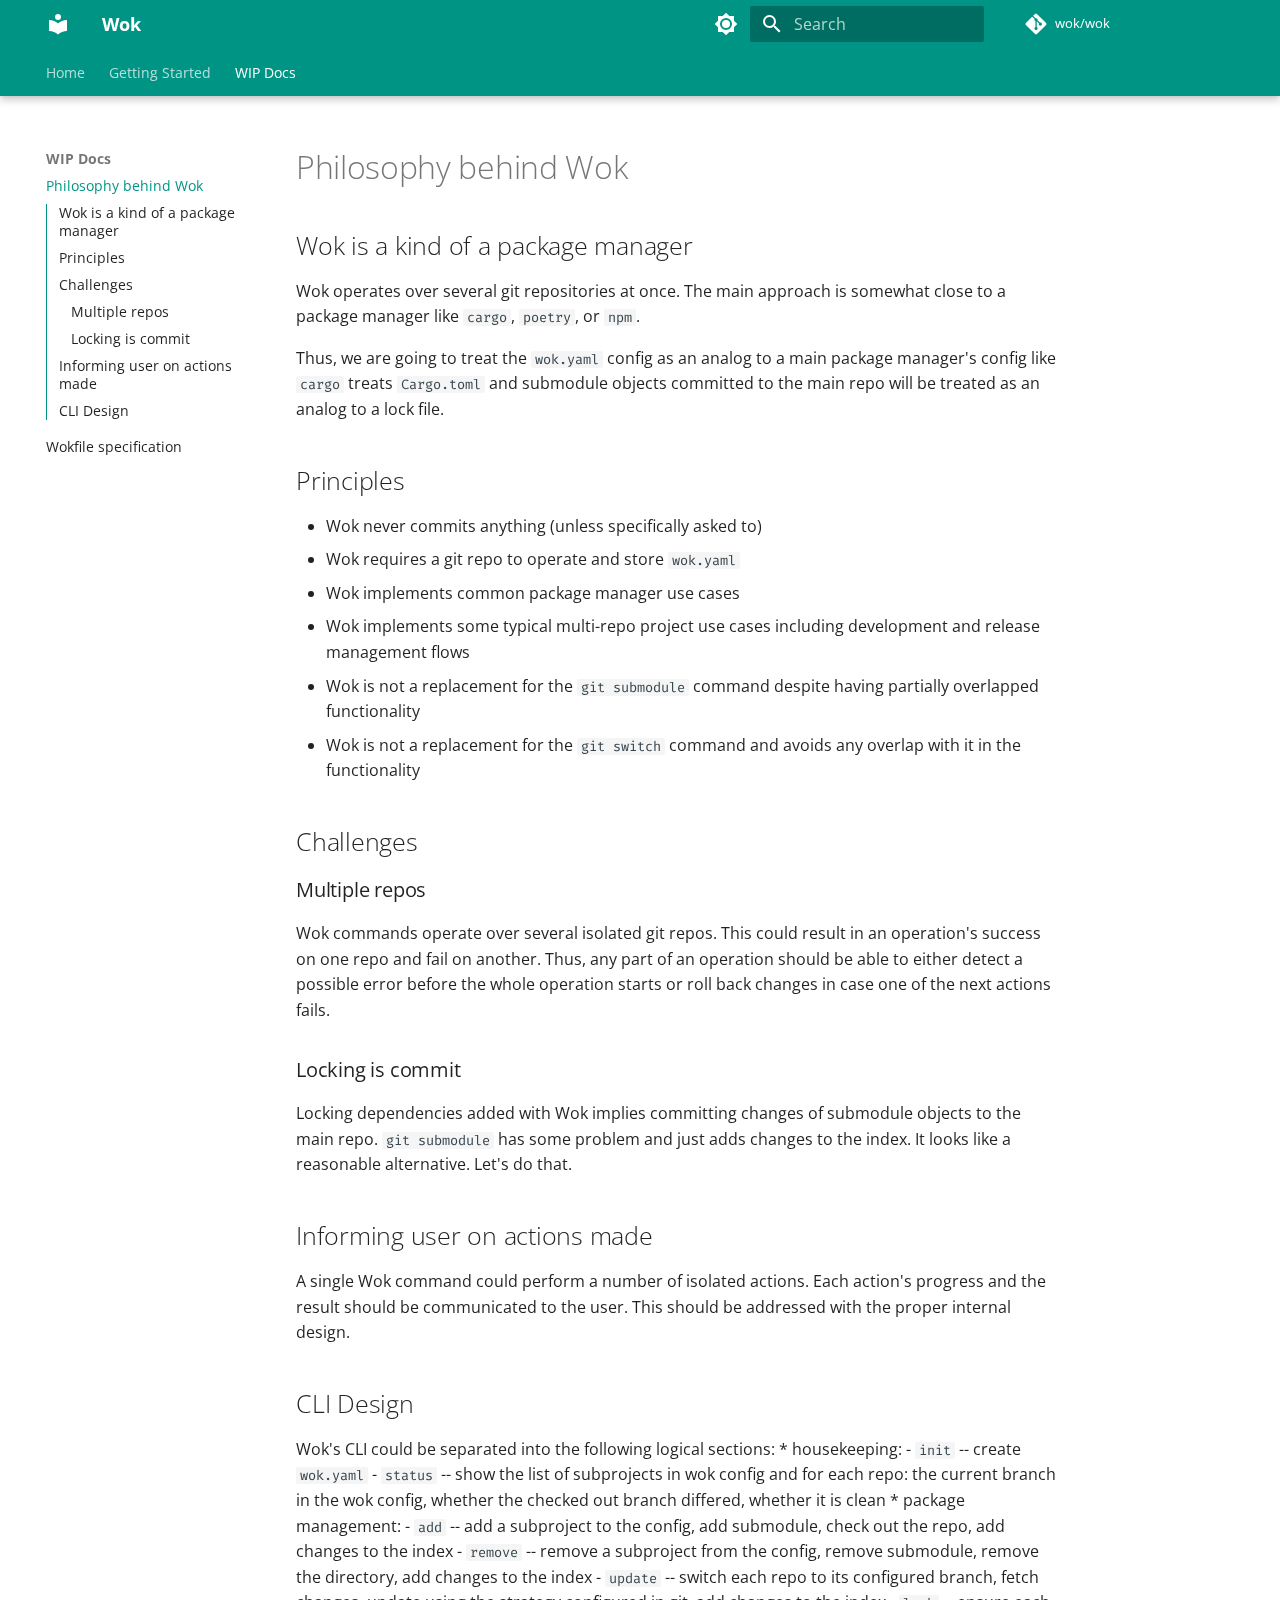
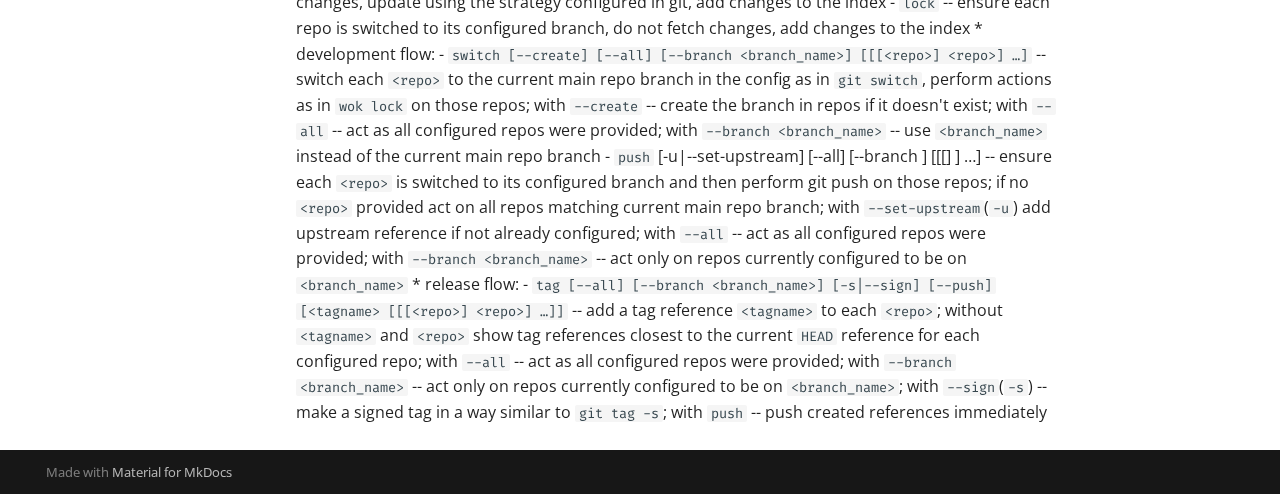
<file: wip/philosophy/index.html>
<!doctype html>
<html lang="en" class="no-js">
  <head>
    
      <meta charset="utf-8">
      <meta name="viewport" content="width=device-width,initial-scale=1">
      
      
      
      
        <link rel="prev" href="../../getting-started/">
      
      
        <link rel="next" href="../wokfile/">
      
      
      <link rel="icon" href="../../assets/images/favicon.png">
      <meta name="generator" content="mkdocs-1.5.2, mkdocs-material-9.2.4">
    
    
      
        <title>Philosophy behind Wok - Wok</title>
      
    
    
      <link rel="stylesheet" href="../../assets/stylesheets/main.0e669242.min.css">
      
        
        <link rel="stylesheet" href="../../assets/stylesheets/palette.85d0ee34.min.css">
      
      


    
    
      
    
    
      
        
        
        <link rel="preconnect" href="https://fonts.gstatic.com" crossorigin>
        <link rel="stylesheet" href="https://fonts.googleapis.com/css?family=Open+Sans:300,300i,400,400i,700,700i%7CFira+Code:400,400i,700,700i&display=fallback">
        <style>:root{--md-text-font:"Open Sans";--md-code-font:"Fira Code"}</style>
      
    
    
      <link rel="stylesheet" href="../../stylesheets/extra.css">
    
    <script>__md_scope=new URL("../..",location),__md_hash=e=>[...e].reduce((e,_)=>(e<<5)-e+_.charCodeAt(0),0),__md_get=(e,_=localStorage,t=__md_scope)=>JSON.parse(_.getItem(t.pathname+"."+e)),__md_set=(e,_,t=localStorage,a=__md_scope)=>{try{t.setItem(a.pathname+"."+e,JSON.stringify(_))}catch(e){}}</script>
    
      

    
    
    
  </head>
  
  
    
    
      
    
    
    
    
    <body dir="ltr" data-md-color-scheme="default" data-md-color-primary="teal" data-md-color-accent="light-green">
  
    
    
      <script>var palette=__md_get("__palette");if(palette&&"object"==typeof palette.color)for(var key of Object.keys(palette.color))document.body.setAttribute("data-md-color-"+key,palette.color[key])</script>
    
    <input class="md-toggle" data-md-toggle="drawer" type="checkbox" id="__drawer" autocomplete="off">
    <input class="md-toggle" data-md-toggle="search" type="checkbox" id="__search" autocomplete="off">
    <label class="md-overlay" for="__drawer"></label>
    <div data-md-component="skip">
      
        
        <a href="#philosophy-behind-wok" class="md-skip">
          Skip to content
        </a>
      
    </div>
    <div data-md-component="announce">
      
    </div>
    
    
      

  

<header class="md-header md-header--shadow md-header--lifted" data-md-component="header">
  <nav class="md-header__inner md-grid" aria-label="Header">
    <a href="../.." title="Wok" class="md-header__button md-logo" aria-label="Wok" data-md-component="logo">
      
  
  <svg xmlns="http://www.w3.org/2000/svg" viewBox="0 0 24 24"><path d="M12 8a3 3 0 0 0 3-3 3 3 0 0 0-3-3 3 3 0 0 0-3 3 3 3 0 0 0 3 3m0 3.54C9.64 9.35 6.5 8 3 8v11c3.5 0 6.64 1.35 9 3.54 2.36-2.19 5.5-3.54 9-3.54V8c-3.5 0-6.64 1.35-9 3.54Z"/></svg>

    </a>
    <label class="md-header__button md-icon" for="__drawer">
      
      <svg xmlns="http://www.w3.org/2000/svg" viewBox="0 0 24 24"><path d="M3 6h18v2H3V6m0 5h18v2H3v-2m0 5h18v2H3v-2Z"/></svg>
    </label>
    <div class="md-header__title" data-md-component="header-title">
      <div class="md-header__ellipsis">
        <div class="md-header__topic">
          <span class="md-ellipsis">
            Wok
          </span>
        </div>
        <div class="md-header__topic" data-md-component="header-topic">
          <span class="md-ellipsis">
            
              Philosophy behind Wok
            
          </span>
        </div>
      </div>
    </div>
    
      
        <form class="md-header__option" data-md-component="palette">
  
    
    
    
    <input class="md-option" data-md-color-media="(prefers-color-scheme: light)" data-md-color-scheme="default" data-md-color-primary="teal" data-md-color-accent="light-green"  aria-label="Switch to dark mode"  type="radio" name="__palette" id="__palette_1">
    
      <label class="md-header__button md-icon" title="Switch to dark mode" for="__palette_2" hidden>
        <svg xmlns="http://www.w3.org/2000/svg" viewBox="0 0 24 24"><path d="M12 8a4 4 0 0 0-4 4 4 4 0 0 0 4 4 4 4 0 0 0 4-4 4 4 0 0 0-4-4m0 10a6 6 0 0 1-6-6 6 6 0 0 1 6-6 6 6 0 0 1 6 6 6 6 0 0 1-6 6m8-9.31V4h-4.69L12 .69 8.69 4H4v4.69L.69 12 4 15.31V20h4.69L12 23.31 15.31 20H20v-4.69L23.31 12 20 8.69Z"/></svg>
      </label>
    
  
    
    
    
    <input class="md-option" data-md-color-media="(prefers-color-scheme: dark)" data-md-color-scheme="slate" data-md-color-primary="teal" data-md-color-accent="green"  aria-label="Switch to light mode"  type="radio" name="__palette" id="__palette_2">
    
      <label class="md-header__button md-icon" title="Switch to light mode" for="__palette_1" hidden>
        <svg xmlns="http://www.w3.org/2000/svg" viewBox="0 0 24 24"><path d="M12 18c-.89 0-1.74-.2-2.5-.55C11.56 16.5 13 14.42 13 12c0-2.42-1.44-4.5-3.5-5.45C10.26 6.2 11.11 6 12 6a6 6 0 0 1 6 6 6 6 0 0 1-6 6m8-9.31V4h-4.69L12 .69 8.69 4H4v4.69L.69 12 4 15.31V20h4.69L12 23.31 15.31 20H20v-4.69L23.31 12 20 8.69Z"/></svg>
      </label>
    
  
</form>
      
    
    
    
      <label class="md-header__button md-icon" for="__search">
        
        <svg xmlns="http://www.w3.org/2000/svg" viewBox="0 0 24 24"><path d="M9.5 3A6.5 6.5 0 0 1 16 9.5c0 1.61-.59 3.09-1.56 4.23l.27.27h.79l5 5-1.5 1.5-5-5v-.79l-.27-.27A6.516 6.516 0 0 1 9.5 16 6.5 6.5 0 0 1 3 9.5 6.5 6.5 0 0 1 9.5 3m0 2C7 5 5 7 5 9.5S7 14 9.5 14 14 12 14 9.5 12 5 9.5 5Z"/></svg>
      </label>
      <div class="md-search" data-md-component="search" role="dialog">
  <label class="md-search__overlay" for="__search"></label>
  <div class="md-search__inner" role="search">
    <form class="md-search__form" name="search">
      <input type="text" class="md-search__input" name="query" aria-label="Search" placeholder="Search" autocapitalize="off" autocorrect="off" autocomplete="off" spellcheck="false" data-md-component="search-query" required>
      <label class="md-search__icon md-icon" for="__search">
        
        <svg xmlns="http://www.w3.org/2000/svg" viewBox="0 0 24 24"><path d="M9.5 3A6.5 6.5 0 0 1 16 9.5c0 1.61-.59 3.09-1.56 4.23l.27.27h.79l5 5-1.5 1.5-5-5v-.79l-.27-.27A6.516 6.516 0 0 1 9.5 16 6.5 6.5 0 0 1 3 9.5 6.5 6.5 0 0 1 9.5 3m0 2C7 5 5 7 5 9.5S7 14 9.5 14 14 12 14 9.5 12 5 9.5 5Z"/></svg>
        
        <svg xmlns="http://www.w3.org/2000/svg" viewBox="0 0 24 24"><path d="M20 11v2H8l5.5 5.5-1.42 1.42L4.16 12l7.92-7.92L13.5 5.5 8 11h12Z"/></svg>
      </label>
      <nav class="md-search__options" aria-label="Search">
        
        <button type="reset" class="md-search__icon md-icon" title="Clear" aria-label="Clear" tabindex="-1">
          
          <svg xmlns="http://www.w3.org/2000/svg" viewBox="0 0 24 24"><path d="M19 6.41 17.59 5 12 10.59 6.41 5 5 6.41 10.59 12 5 17.59 6.41 19 12 13.41 17.59 19 19 17.59 13.41 12 19 6.41Z"/></svg>
        </button>
      </nav>
      
    </form>
    <div class="md-search__output">
      <div class="md-search__scrollwrap" data-md-scrollfix>
        <div class="md-search-result" data-md-component="search-result">
          <div class="md-search-result__meta">
            Initializing search
          </div>
          <ol class="md-search-result__list" role="presentation"></ol>
        </div>
      </div>
    </div>
  </div>
</div>
    
    
      <div class="md-header__source">
        <a href="https://codeberg.org/wok/wok" title="Go to repository" class="md-source" data-md-component="source">
  <div class="md-source__icon md-icon">
    
    <svg xmlns="http://www.w3.org/2000/svg" viewBox="0 0 448 512"><!--! Font Awesome Free 6.4.2 by @fontawesome - https://fontawesome.com License - https://fontawesome.com/license/free (Icons: CC BY 4.0, Fonts: SIL OFL 1.1, Code: MIT License) Copyright 2023 Fonticons, Inc.--><path d="M439.55 236.05 244 40.45a28.87 28.87 0 0 0-40.81 0l-40.66 40.63 51.52 51.52c27.06-9.14 52.68 16.77 43.39 43.68l49.66 49.66c34.23-11.8 61.18 31 35.47 56.69-26.49 26.49-70.21-2.87-56-37.34L240.22 199v121.85c25.3 12.54 22.26 41.85 9.08 55a34.34 34.34 0 0 1-48.55 0c-17.57-17.6-11.07-46.91 11.25-56v-123c-20.8-8.51-24.6-30.74-18.64-45L142.57 101 8.45 235.14a28.86 28.86 0 0 0 0 40.81l195.61 195.6a28.86 28.86 0 0 0 40.8 0l194.69-194.69a28.86 28.86 0 0 0 0-40.81z"/></svg>
  </div>
  <div class="md-source__repository">
    wok/wok
  </div>
</a>
      </div>
    
  </nav>
  
    
      
<nav class="md-tabs" aria-label="Tabs" data-md-component="tabs">
  <div class="md-grid">
    <ul class="md-tabs__list">
      
        
  
  
  
    
    
      <li class="md-tabs__item">
        <a href="../.." class="md-tabs__link">
          
  
  Home

        </a>
      </li>
    
  

      
        
  
  
  
    <li class="md-tabs__item">
      <a href="../../getting-started/" class="md-tabs__link">
        
  
    
  
  Getting Started

      </a>
    </li>
  

      
        
  
  
    
  
  
    
    
      <li class="md-tabs__item md-tabs__item--active">
        <a href="./" class="md-tabs__link">
          
  
  WIP Docs

        </a>
      </li>
    
  

      
    </ul>
  </div>
</nav>
    
  
</header>
    
    <div class="md-container" data-md-component="container">
      
      
        
      
      <main class="md-main" data-md-component="main">
        <div class="md-main__inner md-grid">
          
            
              
              <div class="md-sidebar md-sidebar--primary" data-md-component="sidebar" data-md-type="navigation" >
                <div class="md-sidebar__scrollwrap">
                  <div class="md-sidebar__inner">
                    


  


  

<nav class="md-nav md-nav--primary md-nav--lifted md-nav--integrated" aria-label="Navigation" data-md-level="0">
  <label class="md-nav__title" for="__drawer">
    <a href="../.." title="Wok" class="md-nav__button md-logo" aria-label="Wok" data-md-component="logo">
      
  
  <svg xmlns="http://www.w3.org/2000/svg" viewBox="0 0 24 24"><path d="M12 8a3 3 0 0 0 3-3 3 3 0 0 0-3-3 3 3 0 0 0-3 3 3 3 0 0 0 3 3m0 3.54C9.64 9.35 6.5 8 3 8v11c3.5 0 6.64 1.35 9 3.54 2.36-2.19 5.5-3.54 9-3.54V8c-3.5 0-6.64 1.35-9 3.54Z"/></svg>

    </a>
    Wok
  </label>
  
    <div class="md-nav__source">
      <a href="https://codeberg.org/wok/wok" title="Go to repository" class="md-source" data-md-component="source">
  <div class="md-source__icon md-icon">
    
    <svg xmlns="http://www.w3.org/2000/svg" viewBox="0 0 448 512"><!--! Font Awesome Free 6.4.2 by @fontawesome - https://fontawesome.com License - https://fontawesome.com/license/free (Icons: CC BY 4.0, Fonts: SIL OFL 1.1, Code: MIT License) Copyright 2023 Fonticons, Inc.--><path d="M439.55 236.05 244 40.45a28.87 28.87 0 0 0-40.81 0l-40.66 40.63 51.52 51.52c27.06-9.14 52.68 16.77 43.39 43.68l49.66 49.66c34.23-11.8 61.18 31 35.47 56.69-26.49 26.49-70.21-2.87-56-37.34L240.22 199v121.85c25.3 12.54 22.26 41.85 9.08 55a34.34 34.34 0 0 1-48.55 0c-17.57-17.6-11.07-46.91 11.25-56v-123c-20.8-8.51-24.6-30.74-18.64-45L142.57 101 8.45 235.14a28.86 28.86 0 0 0 0 40.81l195.61 195.6a28.86 28.86 0 0 0 40.8 0l194.69-194.69a28.86 28.86 0 0 0 0-40.81z"/></svg>
  </div>
  <div class="md-source__repository">
    wok/wok
  </div>
</a>
    </div>
  
  <ul class="md-nav__list" data-md-scrollfix>
    
      
      
  
  
  
    
    
    
    <li class="md-nav__item md-nav__item--nested">
      
        
        
        
        
        <input class="md-nav__toggle md-toggle " type="checkbox" id="__nav_1" >
        
          <label class="md-nav__link" for="__nav_1" id="__nav_1_label" tabindex="0">
            
  
  <span class="md-ellipsis">
    Home
  </span>
  

            <span class="md-nav__icon md-icon"></span>
          </label>
        
        <nav class="md-nav" data-md-level="1" aria-labelledby="__nav_1_label" aria-expanded="false">
          <label class="md-nav__title" for="__nav_1">
            <span class="md-nav__icon md-icon"></span>
            Home
          </label>
          <ul class="md-nav__list" data-md-scrollfix>
            
              
                
  
  
  
    <li class="md-nav__item">
      <a href="../.." class="md-nav__link">
        
  
  <span class="md-ellipsis">
    Wok Home
  </span>
  

      </a>
    </li>
  

              
            
              
                
  
  
  
    <li class="md-nav__item">
      <a href="https://codeberg.org/wok/wok" class="md-nav__link">
        
  
  <span class="md-ellipsis">
    Wok on Codeberg
  </span>
  

      </a>
    </li>
  

              
            
              
                
  
  
  
    <li class="md-nav__item">
      <a href="https://codeberg.org/wok/wok/src/branch/main/LICENSE" class="md-nav__link">
        
  
  <span class="md-ellipsis">
    MIT License
  </span>
  

      </a>
    </li>
  

              
            
              
                
  
  
  
    <li class="md-nav__item">
      <a href="https://codeberg.org/wok/wok/src/branch/main/CODE_OF_CONDUCT.md" class="md-nav__link">
        
  
  <span class="md-ellipsis">
    Code of Conduct
  </span>
  

      </a>
    </li>
  

              
            
          </ul>
        </nav>
      
    </li>
  

    
      
      
  
  
  
    <li class="md-nav__item">
      <a href="../../getting-started/" class="md-nav__link">
        
  
  <span class="md-ellipsis">
    Getting Started
  </span>
  

      </a>
    </li>
  

    
      
      
  
  
    
  
  
    
    
    
    <li class="md-nav__item md-nav__item--active md-nav__item--nested">
      
        
        
        
        
        <input class="md-nav__toggle md-toggle " type="checkbox" id="__nav_3" checked>
        
          <label class="md-nav__link" for="__nav_3" id="__nav_3_label" tabindex="0">
            
  
  <span class="md-ellipsis">
    WIP Docs
  </span>
  

            <span class="md-nav__icon md-icon"></span>
          </label>
        
        <nav class="md-nav" data-md-level="1" aria-labelledby="__nav_3_label" aria-expanded="true">
          <label class="md-nav__title" for="__nav_3">
            <span class="md-nav__icon md-icon"></span>
            WIP Docs
          </label>
          <ul class="md-nav__list" data-md-scrollfix>
            
              
                
  
  
    
  
  
    <li class="md-nav__item md-nav__item--active">
      
      <input class="md-nav__toggle md-toggle" type="checkbox" id="__toc">
      
      
        
      
      
        <label class="md-nav__link md-nav__link--active" for="__toc">
          
  
  <span class="md-ellipsis">
    Philosophy behind Wok
  </span>
  

          <span class="md-nav__icon md-icon"></span>
        </label>
      
      <a href="./" class="md-nav__link md-nav__link--active">
        
  
  <span class="md-ellipsis">
    Philosophy behind Wok
  </span>
  

      </a>
      
        

<nav class="md-nav md-nav--secondary" aria-label="Table of contents">
  
  
  
    
  
  
    <label class="md-nav__title" for="__toc">
      <span class="md-nav__icon md-icon"></span>
      Table of contents
    </label>
    <ul class="md-nav__list" data-md-component="toc" data-md-scrollfix>
      
        <li class="md-nav__item">
  <a href="#wok-is-a-kind-of-a-package-manager" class="md-nav__link">
    Wok is a kind of a package manager
  </a>
  
</li>
      
        <li class="md-nav__item">
  <a href="#principles" class="md-nav__link">
    Principles
  </a>
  
</li>
      
        <li class="md-nav__item">
  <a href="#challenges" class="md-nav__link">
    Challenges
  </a>
  
    <nav class="md-nav" aria-label="Challenges">
      <ul class="md-nav__list">
        
          <li class="md-nav__item">
  <a href="#multiple-repos" class="md-nav__link">
    Multiple repos
  </a>
  
</li>
        
          <li class="md-nav__item">
  <a href="#locking-is-commit" class="md-nav__link">
    Locking is commit
  </a>
  
</li>
        
      </ul>
    </nav>
  
</li>
      
        <li class="md-nav__item">
  <a href="#informing-user-on-actions-made" class="md-nav__link">
    Informing user on actions made
  </a>
  
</li>
      
        <li class="md-nav__item">
  <a href="#cli-design" class="md-nav__link">
    CLI Design
  </a>
  
</li>
      
    </ul>
  
</nav>
      
    </li>
  

              
            
              
                
  
  
  
    <li class="md-nav__item">
      <a href="../wokfile/" class="md-nav__link">
        
  
  <span class="md-ellipsis">
    Wokfile specification
  </span>
  

      </a>
    </li>
  

              
            
          </ul>
        </nav>
      
    </li>
  

    
  </ul>
</nav>
                  </div>
                </div>
              </div>
            
            
          
          
            <div class="md-content" data-md-component="content">
              <article class="md-content__inner md-typeset">
                
                  


<h1 id="philosophy-behind-wok">Philosophy behind Wok<a class="headerlink" href="#philosophy-behind-wok" title="Permanent link">⚓︎</a></h1>
<h2 id="wok-is-a-kind-of-a-package-manager">Wok is a kind of a package manager<a class="headerlink" href="#wok-is-a-kind-of-a-package-manager" title="Permanent link">⚓︎</a></h2>
<p>Wok operates over several git repositories at once. The main approach is somewhat close to a package manager like <code>cargo</code>, <code>poetry</code>, or <code>npm</code>.</p>
<p>Thus, we are going to treat the <code>wok.yaml</code> config as an analog to a main package manager's config like <code>cargo</code> treats <code>Cargo.toml</code> and submodule objects committed to the main repo will be treated as an analog to a lock file.</p>
<h2 id="principles">Principles<a class="headerlink" href="#principles" title="Permanent link">⚓︎</a></h2>
<ul>
<li>Wok never commits anything (unless specifically asked to)</li>
<li>Wok requires a git repo to operate and store <code>wok.yaml</code></li>
<li>Wok implements common package manager use cases</li>
<li>Wok implements some typical multi-repo project use cases including development and release management flows</li>
<li>Wok is not a replacement for the <code>git submodule</code> command despite having partially overlapped functionality</li>
<li>Wok is not a replacement for the <code>git switch</code> command and avoids any overlap with it in the functionality</li>
</ul>
<h2 id="challenges">Challenges<a class="headerlink" href="#challenges" title="Permanent link">⚓︎</a></h2>
<h3 id="multiple-repos">Multiple repos<a class="headerlink" href="#multiple-repos" title="Permanent link">⚓︎</a></h3>
<p>Wok commands operate over several isolated git repos. This could result in an operation's success on one repo and fail on another. Thus, any part of an operation should be able to either detect a possible error before the whole operation starts or roll back changes in case one of the next actions fails.</p>
<h3 id="locking-is-commit">Locking is commit<a class="headerlink" href="#locking-is-commit" title="Permanent link">⚓︎</a></h3>
<p>Locking dependencies added with Wok implies committing changes of submodule objects to the main repo. <code>git submodule</code> has some problem and just adds changes to the index. It looks like a reasonable alternative. Let's do that.</p>
<h2 id="informing-user-on-actions-made">Informing user on actions made<a class="headerlink" href="#informing-user-on-actions-made" title="Permanent link">⚓︎</a></h2>
<p>A single Wok command could perform a number of isolated actions. Each action's progress and the result should be communicated to the user. This should be addressed with the proper internal design.</p>
<h2 id="cli-design">CLI Design<a class="headerlink" href="#cli-design" title="Permanent link">⚓︎</a></h2>
<p>Wok's CLI could be separated into the following logical sections:
* housekeeping:
  - <code>init</code> -- create <code>wok.yaml</code>
  - <code>status</code> -- show the list of subprojects in wok config and for each repo: the current branch in the wok config, whether the checked out branch differed, whether it is clean
* package management:
  - <code>add</code> -- add a subproject to the config, add submodule, check out the repo, add changes to the index
  - <code>remove</code> -- remove a subproject from the config, remove submodule, remove the directory, add changes to the index
  - <code>update</code> -- switch each repo to its configured branch, fetch changes, update using the strategy configured in git, add changes to the index
  - <code>lock</code> -- ensure each repo is switched to its configured branch, do not fetch changes, add changes to the index
* development flow:
  - <code>switch [--create] [--all] [--branch &lt;branch_name&gt;] [[[&lt;repo&gt;] &lt;repo&gt;] …]</code> -- switch each <code>&lt;repo&gt;</code> to the current main repo branch in the config as in <code>git switch</code>, perform actions as in <code>wok lock</code> on those repos; with <code>--create</code> -- create the branch in repos if it doesn't exist; with <code>--all</code> -- act as all configured repos were provided; with <code>--branch &lt;branch_name&gt;</code> -- use <code>&lt;branch_name&gt;</code> instead of the current main repo branch
  - <code>push</code> [-u|--set-upstream] [--all] [--branch <branch_name>] [[[<repo>] <repo>] …] -- ensure  each <code>&lt;repo&gt;</code> is switched to its configured branch and then perform git push on those repos; if no <code>&lt;repo&gt;</code> provided act on all repos matching current main repo branch; with <code>--set-upstream</code>(<code>-u</code>) add upstream reference if not already configured; with <code>--all</code> -- act as all configured repos were provided; with <code>--branch &lt;branch_name&gt;</code> -- act only on repos currently configured to be on <code>&lt;branch_name&gt;</code>
* release flow:
  - <code>tag [--all] [--branch &lt;branch_name&gt;] [-s|--sign] [--push] [&lt;tagname&gt; [[[&lt;repo&gt;] &lt;repo&gt;] …]]</code> -- add a tag reference <code>&lt;tagname&gt;</code> to each <code>&lt;repo&gt;</code>; without <code>&lt;tagname&gt;</code> and <code>&lt;repo&gt;</code> show tag references closest to the current <code>HEAD</code> reference for each configured repo; with <code>--all</code> -- act as all configured repos were provided; with <code>--branch &lt;branch_name&gt;</code> -- act only on repos currently configured to be on <code>&lt;branch_name&gt;</code>; with <code>--sign</code>(<code>-s</code>) -- make a signed tag in a way similar to <code>git tag -s</code>; with <code>push</code> -- push created references immediately</p>





                
              </article>
            </div>
          
          
        </div>
        
      </main>
      
        <footer class="md-footer">
  
  <div class="md-footer-meta md-typeset">
    <div class="md-footer-meta__inner md-grid">
      <div class="md-copyright">
  
  
    Made with
    <a href="https://squidfunk.github.io/mkdocs-material/" target="_blank" rel="noopener">
      Material for MkDocs
    </a>
  
</div>
      
    </div>
  </div>
</footer>
      
    </div>
    <div class="md-dialog" data-md-component="dialog">
      <div class="md-dialog__inner md-typeset"></div>
    </div>
    
    <script id="__config" type="application/json">{"base": "../..", "features": ["navigation.instant", "navigation.tabs", "navigation.tabs.sticky", "navigation.tracking", "toc.follow", "toc.integrate"], "search": "../../assets/javascripts/workers/search.dfff1995.min.js", "translations": {"clipboard.copied": "Copied to clipboard", "clipboard.copy": "Copy to clipboard", "search.result.more.one": "1 more on this page", "search.result.more.other": "# more on this page", "search.result.none": "No matching documents", "search.result.one": "1 matching document", "search.result.other": "# matching documents", "search.result.placeholder": "Type to start searching", "search.result.term.missing": "Missing", "select.version": "Select version"}}</script>
    
    
      <script src="../../assets/javascripts/bundle.78eede0e.min.js"></script>
      
    
  </body>
</html>
</file>
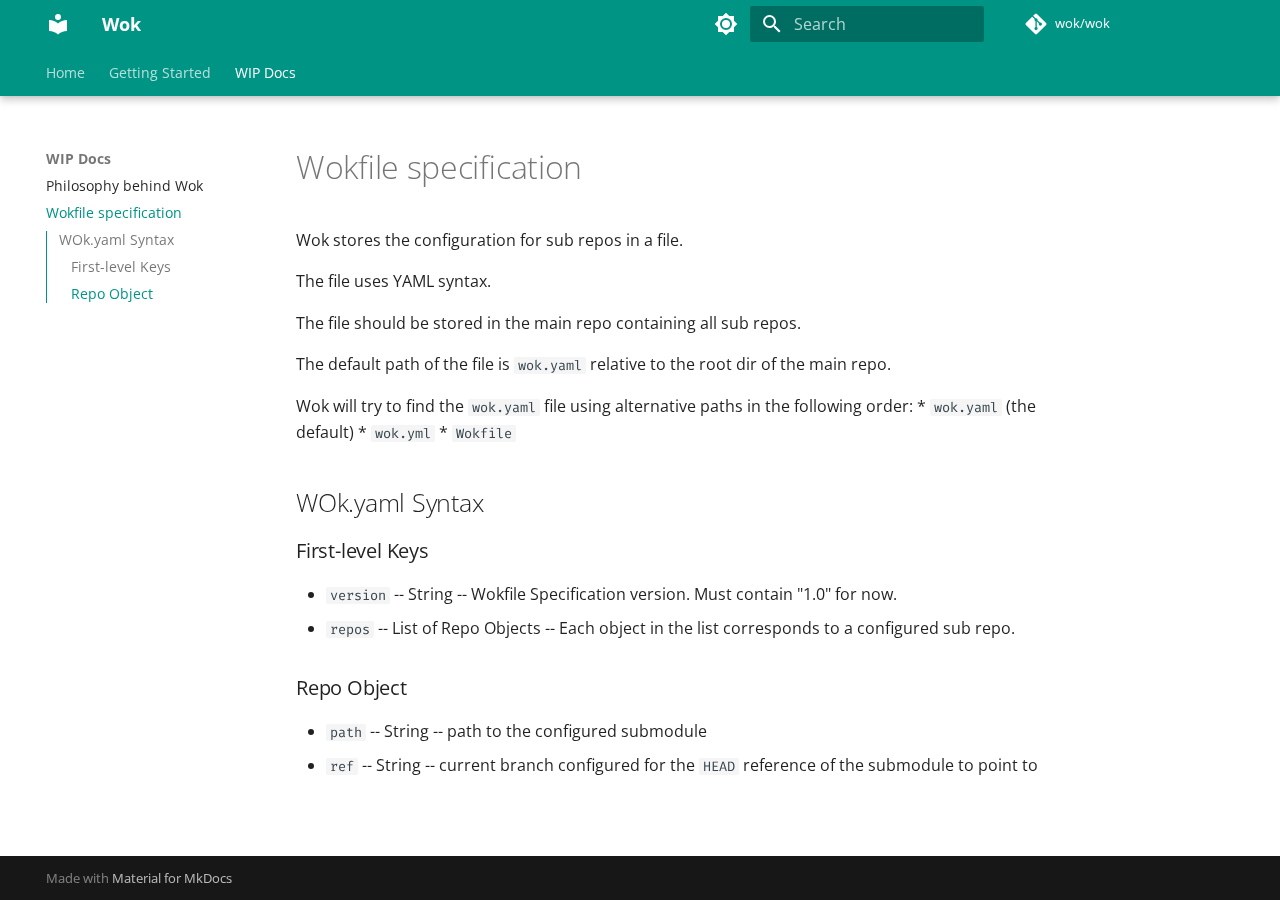
<file: wip/wokfile/index.html>
<!doctype html>
<html lang="en" class="no-js">
  <head>
    
      <meta charset="utf-8">
      <meta name="viewport" content="width=device-width,initial-scale=1">
      
      
      
      
        <link rel="prev" href="../philosophy/">
      
      
      
      <link rel="icon" href="../../assets/images/favicon.png">
      <meta name="generator" content="mkdocs-1.5.2, mkdocs-material-9.2.4">
    
    
      
        <title>Wokfile specification - Wok</title>
      
    
    
      <link rel="stylesheet" href="../../assets/stylesheets/main.0e669242.min.css">
      
        
        <link rel="stylesheet" href="../../assets/stylesheets/palette.85d0ee34.min.css">
      
      


    
    
      
    
    
      
        
        
        <link rel="preconnect" href="https://fonts.gstatic.com" crossorigin>
        <link rel="stylesheet" href="https://fonts.googleapis.com/css?family=Open+Sans:300,300i,400,400i,700,700i%7CFira+Code:400,400i,700,700i&display=fallback">
        <style>:root{--md-text-font:"Open Sans";--md-code-font:"Fira Code"}</style>
      
    
    
      <link rel="stylesheet" href="../../stylesheets/extra.css">
    
    <script>__md_scope=new URL("../..",location),__md_hash=e=>[...e].reduce((e,_)=>(e<<5)-e+_.charCodeAt(0),0),__md_get=(e,_=localStorage,t=__md_scope)=>JSON.parse(_.getItem(t.pathname+"."+e)),__md_set=(e,_,t=localStorage,a=__md_scope)=>{try{t.setItem(a.pathname+"."+e,JSON.stringify(_))}catch(e){}}</script>
    
      

    
    
    
  </head>
  
  
    
    
      
    
    
    
    
    <body dir="ltr" data-md-color-scheme="default" data-md-color-primary="teal" data-md-color-accent="light-green">
  
    
    
      <script>var palette=__md_get("__palette");if(palette&&"object"==typeof palette.color)for(var key of Object.keys(palette.color))document.body.setAttribute("data-md-color-"+key,palette.color[key])</script>
    
    <input class="md-toggle" data-md-toggle="drawer" type="checkbox" id="__drawer" autocomplete="off">
    <input class="md-toggle" data-md-toggle="search" type="checkbox" id="__search" autocomplete="off">
    <label class="md-overlay" for="__drawer"></label>
    <div data-md-component="skip">
      
        
        <a href="#wokyaml-syntax" class="md-skip">
          Skip to content
        </a>
      
    </div>
    <div data-md-component="announce">
      
    </div>
    
    
      

  

<header class="md-header md-header--shadow md-header--lifted" data-md-component="header">
  <nav class="md-header__inner md-grid" aria-label="Header">
    <a href="../.." title="Wok" class="md-header__button md-logo" aria-label="Wok" data-md-component="logo">
      
  
  <svg xmlns="http://www.w3.org/2000/svg" viewBox="0 0 24 24"><path d="M12 8a3 3 0 0 0 3-3 3 3 0 0 0-3-3 3 3 0 0 0-3 3 3 3 0 0 0 3 3m0 3.54C9.64 9.35 6.5 8 3 8v11c3.5 0 6.64 1.35 9 3.54 2.36-2.19 5.5-3.54 9-3.54V8c-3.5 0-6.64 1.35-9 3.54Z"/></svg>

    </a>
    <label class="md-header__button md-icon" for="__drawer">
      
      <svg xmlns="http://www.w3.org/2000/svg" viewBox="0 0 24 24"><path d="M3 6h18v2H3V6m0 5h18v2H3v-2m0 5h18v2H3v-2Z"/></svg>
    </label>
    <div class="md-header__title" data-md-component="header-title">
      <div class="md-header__ellipsis">
        <div class="md-header__topic">
          <span class="md-ellipsis">
            Wok
          </span>
        </div>
        <div class="md-header__topic" data-md-component="header-topic">
          <span class="md-ellipsis">
            
              Wokfile specification
            
          </span>
        </div>
      </div>
    </div>
    
      
        <form class="md-header__option" data-md-component="palette">
  
    
    
    
    <input class="md-option" data-md-color-media="(prefers-color-scheme: light)" data-md-color-scheme="default" data-md-color-primary="teal" data-md-color-accent="light-green"  aria-label="Switch to dark mode"  type="radio" name="__palette" id="__palette_1">
    
      <label class="md-header__button md-icon" title="Switch to dark mode" for="__palette_2" hidden>
        <svg xmlns="http://www.w3.org/2000/svg" viewBox="0 0 24 24"><path d="M12 8a4 4 0 0 0-4 4 4 4 0 0 0 4 4 4 4 0 0 0 4-4 4 4 0 0 0-4-4m0 10a6 6 0 0 1-6-6 6 6 0 0 1 6-6 6 6 0 0 1 6 6 6 6 0 0 1-6 6m8-9.31V4h-4.69L12 .69 8.69 4H4v4.69L.69 12 4 15.31V20h4.69L12 23.31 15.31 20H20v-4.69L23.31 12 20 8.69Z"/></svg>
      </label>
    
  
    
    
    
    <input class="md-option" data-md-color-media="(prefers-color-scheme: dark)" data-md-color-scheme="slate" data-md-color-primary="teal" data-md-color-accent="green"  aria-label="Switch to light mode"  type="radio" name="__palette" id="__palette_2">
    
      <label class="md-header__button md-icon" title="Switch to light mode" for="__palette_1" hidden>
        <svg xmlns="http://www.w3.org/2000/svg" viewBox="0 0 24 24"><path d="M12 18c-.89 0-1.74-.2-2.5-.55C11.56 16.5 13 14.42 13 12c0-2.42-1.44-4.5-3.5-5.45C10.26 6.2 11.11 6 12 6a6 6 0 0 1 6 6 6 6 0 0 1-6 6m8-9.31V4h-4.69L12 .69 8.69 4H4v4.69L.69 12 4 15.31V20h4.69L12 23.31 15.31 20H20v-4.69L23.31 12 20 8.69Z"/></svg>
      </label>
    
  
</form>
      
    
    
    
      <label class="md-header__button md-icon" for="__search">
        
        <svg xmlns="http://www.w3.org/2000/svg" viewBox="0 0 24 24"><path d="M9.5 3A6.5 6.5 0 0 1 16 9.5c0 1.61-.59 3.09-1.56 4.23l.27.27h.79l5 5-1.5 1.5-5-5v-.79l-.27-.27A6.516 6.516 0 0 1 9.5 16 6.5 6.5 0 0 1 3 9.5 6.5 6.5 0 0 1 9.5 3m0 2C7 5 5 7 5 9.5S7 14 9.5 14 14 12 14 9.5 12 5 9.5 5Z"/></svg>
      </label>
      <div class="md-search" data-md-component="search" role="dialog">
  <label class="md-search__overlay" for="__search"></label>
  <div class="md-search__inner" role="search">
    <form class="md-search__form" name="search">
      <input type="text" class="md-search__input" name="query" aria-label="Search" placeholder="Search" autocapitalize="off" autocorrect="off" autocomplete="off" spellcheck="false" data-md-component="search-query" required>
      <label class="md-search__icon md-icon" for="__search">
        
        <svg xmlns="http://www.w3.org/2000/svg" viewBox="0 0 24 24"><path d="M9.5 3A6.5 6.5 0 0 1 16 9.5c0 1.61-.59 3.09-1.56 4.23l.27.27h.79l5 5-1.5 1.5-5-5v-.79l-.27-.27A6.516 6.516 0 0 1 9.5 16 6.5 6.5 0 0 1 3 9.5 6.5 6.5 0 0 1 9.5 3m0 2C7 5 5 7 5 9.5S7 14 9.5 14 14 12 14 9.5 12 5 9.5 5Z"/></svg>
        
        <svg xmlns="http://www.w3.org/2000/svg" viewBox="0 0 24 24"><path d="M20 11v2H8l5.5 5.5-1.42 1.42L4.16 12l7.92-7.92L13.5 5.5 8 11h12Z"/></svg>
      </label>
      <nav class="md-search__options" aria-label="Search">
        
        <button type="reset" class="md-search__icon md-icon" title="Clear" aria-label="Clear" tabindex="-1">
          
          <svg xmlns="http://www.w3.org/2000/svg" viewBox="0 0 24 24"><path d="M19 6.41 17.59 5 12 10.59 6.41 5 5 6.41 10.59 12 5 17.59 6.41 19 12 13.41 17.59 19 19 17.59 13.41 12 19 6.41Z"/></svg>
        </button>
      </nav>
      
    </form>
    <div class="md-search__output">
      <div class="md-search__scrollwrap" data-md-scrollfix>
        <div class="md-search-result" data-md-component="search-result">
          <div class="md-search-result__meta">
            Initializing search
          </div>
          <ol class="md-search-result__list" role="presentation"></ol>
        </div>
      </div>
    </div>
  </div>
</div>
    
    
      <div class="md-header__source">
        <a href="https://codeberg.org/wok/wok" title="Go to repository" class="md-source" data-md-component="source">
  <div class="md-source__icon md-icon">
    
    <svg xmlns="http://www.w3.org/2000/svg" viewBox="0 0 448 512"><!--! Font Awesome Free 6.4.2 by @fontawesome - https://fontawesome.com License - https://fontawesome.com/license/free (Icons: CC BY 4.0, Fonts: SIL OFL 1.1, Code: MIT License) Copyright 2023 Fonticons, Inc.--><path d="M439.55 236.05 244 40.45a28.87 28.87 0 0 0-40.81 0l-40.66 40.63 51.52 51.52c27.06-9.14 52.68 16.77 43.39 43.68l49.66 49.66c34.23-11.8 61.18 31 35.47 56.69-26.49 26.49-70.21-2.87-56-37.34L240.22 199v121.85c25.3 12.54 22.26 41.85 9.08 55a34.34 34.34 0 0 1-48.55 0c-17.57-17.6-11.07-46.91 11.25-56v-123c-20.8-8.51-24.6-30.74-18.64-45L142.57 101 8.45 235.14a28.86 28.86 0 0 0 0 40.81l195.61 195.6a28.86 28.86 0 0 0 40.8 0l194.69-194.69a28.86 28.86 0 0 0 0-40.81z"/></svg>
  </div>
  <div class="md-source__repository">
    wok/wok
  </div>
</a>
      </div>
    
  </nav>
  
    
      
<nav class="md-tabs" aria-label="Tabs" data-md-component="tabs">
  <div class="md-grid">
    <ul class="md-tabs__list">
      
        
  
  
  
    
    
      <li class="md-tabs__item">
        <a href="../.." class="md-tabs__link">
          
  
  Home

        </a>
      </li>
    
  

      
        
  
  
  
    <li class="md-tabs__item">
      <a href="../../getting-started/" class="md-tabs__link">
        
  
    
  
  Getting Started

      </a>
    </li>
  

      
        
  
  
    
  
  
    
    
      <li class="md-tabs__item md-tabs__item--active">
        <a href="../philosophy/" class="md-tabs__link">
          
  
  WIP Docs

        </a>
      </li>
    
  

      
    </ul>
  </div>
</nav>
    
  
</header>
    
    <div class="md-container" data-md-component="container">
      
      
        
      
      <main class="md-main" data-md-component="main">
        <div class="md-main__inner md-grid">
          
            
              
              <div class="md-sidebar md-sidebar--primary" data-md-component="sidebar" data-md-type="navigation" >
                <div class="md-sidebar__scrollwrap">
                  <div class="md-sidebar__inner">
                    


  


  

<nav class="md-nav md-nav--primary md-nav--lifted md-nav--integrated" aria-label="Navigation" data-md-level="0">
  <label class="md-nav__title" for="__drawer">
    <a href="../.." title="Wok" class="md-nav__button md-logo" aria-label="Wok" data-md-component="logo">
      
  
  <svg xmlns="http://www.w3.org/2000/svg" viewBox="0 0 24 24"><path d="M12 8a3 3 0 0 0 3-3 3 3 0 0 0-3-3 3 3 0 0 0-3 3 3 3 0 0 0 3 3m0 3.54C9.64 9.35 6.5 8 3 8v11c3.5 0 6.64 1.35 9 3.54 2.36-2.19 5.5-3.54 9-3.54V8c-3.5 0-6.64 1.35-9 3.54Z"/></svg>

    </a>
    Wok
  </label>
  
    <div class="md-nav__source">
      <a href="https://codeberg.org/wok/wok" title="Go to repository" class="md-source" data-md-component="source">
  <div class="md-source__icon md-icon">
    
    <svg xmlns="http://www.w3.org/2000/svg" viewBox="0 0 448 512"><!--! Font Awesome Free 6.4.2 by @fontawesome - https://fontawesome.com License - https://fontawesome.com/license/free (Icons: CC BY 4.0, Fonts: SIL OFL 1.1, Code: MIT License) Copyright 2023 Fonticons, Inc.--><path d="M439.55 236.05 244 40.45a28.87 28.87 0 0 0-40.81 0l-40.66 40.63 51.52 51.52c27.06-9.14 52.68 16.77 43.39 43.68l49.66 49.66c34.23-11.8 61.18 31 35.47 56.69-26.49 26.49-70.21-2.87-56-37.34L240.22 199v121.85c25.3 12.54 22.26 41.85 9.08 55a34.34 34.34 0 0 1-48.55 0c-17.57-17.6-11.07-46.91 11.25-56v-123c-20.8-8.51-24.6-30.74-18.64-45L142.57 101 8.45 235.14a28.86 28.86 0 0 0 0 40.81l195.61 195.6a28.86 28.86 0 0 0 40.8 0l194.69-194.69a28.86 28.86 0 0 0 0-40.81z"/></svg>
  </div>
  <div class="md-source__repository">
    wok/wok
  </div>
</a>
    </div>
  
  <ul class="md-nav__list" data-md-scrollfix>
    
      
      
  
  
  
    
    
    
    <li class="md-nav__item md-nav__item--nested">
      
        
        
        
        
        <input class="md-nav__toggle md-toggle " type="checkbox" id="__nav_1" >
        
          <label class="md-nav__link" for="__nav_1" id="__nav_1_label" tabindex="0">
            
  
  <span class="md-ellipsis">
    Home
  </span>
  

            <span class="md-nav__icon md-icon"></span>
          </label>
        
        <nav class="md-nav" data-md-level="1" aria-labelledby="__nav_1_label" aria-expanded="false">
          <label class="md-nav__title" for="__nav_1">
            <span class="md-nav__icon md-icon"></span>
            Home
          </label>
          <ul class="md-nav__list" data-md-scrollfix>
            
              
                
  
  
  
    <li class="md-nav__item">
      <a href="../.." class="md-nav__link">
        
  
  <span class="md-ellipsis">
    Wok Home
  </span>
  

      </a>
    </li>
  

              
            
              
                
  
  
  
    <li class="md-nav__item">
      <a href="https://codeberg.org/wok/wok" class="md-nav__link">
        
  
  <span class="md-ellipsis">
    Wok on Codeberg
  </span>
  

      </a>
    </li>
  

              
            
              
                
  
  
  
    <li class="md-nav__item">
      <a href="https://codeberg.org/wok/wok/src/branch/main/LICENSE" class="md-nav__link">
        
  
  <span class="md-ellipsis">
    MIT License
  </span>
  

      </a>
    </li>
  

              
            
              
                
  
  
  
    <li class="md-nav__item">
      <a href="https://codeberg.org/wok/wok/src/branch/main/CODE_OF_CONDUCT.md" class="md-nav__link">
        
  
  <span class="md-ellipsis">
    Code of Conduct
  </span>
  

      </a>
    </li>
  

              
            
          </ul>
        </nav>
      
    </li>
  

    
      
      
  
  
  
    <li class="md-nav__item">
      <a href="../../getting-started/" class="md-nav__link">
        
  
  <span class="md-ellipsis">
    Getting Started
  </span>
  

      </a>
    </li>
  

    
      
      
  
  
    
  
  
    
    
    
    <li class="md-nav__item md-nav__item--active md-nav__item--nested">
      
        
        
        
        
        <input class="md-nav__toggle md-toggle " type="checkbox" id="__nav_3" checked>
        
          <label class="md-nav__link" for="__nav_3" id="__nav_3_label" tabindex="0">
            
  
  <span class="md-ellipsis">
    WIP Docs
  </span>
  

            <span class="md-nav__icon md-icon"></span>
          </label>
        
        <nav class="md-nav" data-md-level="1" aria-labelledby="__nav_3_label" aria-expanded="true">
          <label class="md-nav__title" for="__nav_3">
            <span class="md-nav__icon md-icon"></span>
            WIP Docs
          </label>
          <ul class="md-nav__list" data-md-scrollfix>
            
              
                
  
  
  
    <li class="md-nav__item">
      <a href="../philosophy/" class="md-nav__link">
        
  
  <span class="md-ellipsis">
    Philosophy behind Wok
  </span>
  

      </a>
    </li>
  

              
            
              
                
  
  
    
  
  
    <li class="md-nav__item md-nav__item--active">
      
      <input class="md-nav__toggle md-toggle" type="checkbox" id="__toc">
      
      
      
        <label class="md-nav__link md-nav__link--active" for="__toc">
          
  
  <span class="md-ellipsis">
    Wokfile specification
  </span>
  

          <span class="md-nav__icon md-icon"></span>
        </label>
      
      <a href="./" class="md-nav__link md-nav__link--active">
        
  
  <span class="md-ellipsis">
    Wokfile specification
  </span>
  

      </a>
      
        

<nav class="md-nav md-nav--secondary" aria-label="Table of contents">
  
  
  
  
    <label class="md-nav__title" for="__toc">
      <span class="md-nav__icon md-icon"></span>
      Table of contents
    </label>
    <ul class="md-nav__list" data-md-component="toc" data-md-scrollfix>
      
        <li class="md-nav__item">
  <a href="#wokyaml-syntax" class="md-nav__link">
    WOk.yaml Syntax
  </a>
  
    <nav class="md-nav" aria-label="WOk.yaml Syntax">
      <ul class="md-nav__list">
        
          <li class="md-nav__item">
  <a href="#first-level-keys" class="md-nav__link">
    First-level Keys
  </a>
  
</li>
        
          <li class="md-nav__item">
  <a href="#repo-object" class="md-nav__link">
    Repo Object
  </a>
  
</li>
        
      </ul>
    </nav>
  
</li>
      
    </ul>
  
</nav>
      
    </li>
  

              
            
          </ul>
        </nav>
      
    </li>
  

    
  </ul>
</nav>
                  </div>
                </div>
              </div>
            
            
          
          
            <div class="md-content" data-md-component="content">
              <article class="md-content__inner md-typeset">
                
                  


  <h1>Wokfile specification</h1>

<p>Wok stores the configuration for sub repos in a file.</p>
<p>The file uses YAML syntax.</p>
<p>The file should be stored in the main repo containing all sub repos.</p>
<p>The default path of the file is <code>wok.yaml</code> relative to the root dir of the main repo.</p>
<p>Wok will try to find the <code>wok.yaml</code> file using alternative paths in the following order:
* <code>wok.yaml</code> (the default)
* <code>wok.yml</code>
* <code>Wokfile</code></p>
<h2 id="wokyaml-syntax">WOk.yaml Syntax<a class="headerlink" href="#wokyaml-syntax" title="Permanent link">⚓︎</a></h2>
<h3 id="first-level-keys">First-level Keys<a class="headerlink" href="#first-level-keys" title="Permanent link">⚓︎</a></h3>
<ul>
<li><code>version</code> -- String -- Wokfile Specification version. Must contain "1.0" for now.</li>
<li><code>repos</code> -- List of Repo Objects -- Each object in the list corresponds to a configured sub repo.</li>
</ul>
<h3 id="repo-object">Repo Object<a class="headerlink" href="#repo-object" title="Permanent link">⚓︎</a></h3>
<ul>
<li><code>path</code> -- String -- path to the configured submodule</li>
<li><code>ref</code> -- String -- current branch configured for the <code>HEAD</code> reference of the submodule to point to</li>
</ul>





                
              </article>
            </div>
          
          
        </div>
        
      </main>
      
        <footer class="md-footer">
  
  <div class="md-footer-meta md-typeset">
    <div class="md-footer-meta__inner md-grid">
      <div class="md-copyright">
  
  
    Made with
    <a href="https://squidfunk.github.io/mkdocs-material/" target="_blank" rel="noopener">
      Material for MkDocs
    </a>
  
</div>
      
    </div>
  </div>
</footer>
      
    </div>
    <div class="md-dialog" data-md-component="dialog">
      <div class="md-dialog__inner md-typeset"></div>
    </div>
    
    <script id="__config" type="application/json">{"base": "../..", "features": ["navigation.instant", "navigation.tabs", "navigation.tabs.sticky", "navigation.tracking", "toc.follow", "toc.integrate"], "search": "../../assets/javascripts/workers/search.dfff1995.min.js", "translations": {"clipboard.copied": "Copied to clipboard", "clipboard.copy": "Copy to clipboard", "search.result.more.one": "1 more on this page", "search.result.more.other": "# more on this page", "search.result.none": "No matching documents", "search.result.one": "1 matching document", "search.result.other": "# matching documents", "search.result.placeholder": "Type to start searching", "search.result.term.missing": "Missing", "select.version": "Select version"}}</script>
    
    
      <script src="../../assets/javascripts/bundle.78eede0e.min.js"></script>
      
    
  </body>
</html>
</file>
<file: stylesheets/extra.css>
.md-content {
    max-width: 800px;
}
</file>
<file: assets/stylesheets/main.0e669242.min.css>
@charset "UTF-8";html{-webkit-text-size-adjust:none;-moz-text-size-adjust:none;text-size-adjust:none;box-sizing:border-box}*,:after,:before{box-sizing:inherit}@media (prefers-reduced-motion){*,:after,:before{transition:none!important}}body{margin:0}a,button,input,label{-webkit-tap-highlight-color:transparent}a{color:inherit;text-decoration:none}hr{border:0;box-sizing:initial;display:block;height:.05rem;overflow:visible;padding:0}small{font-size:80%}sub,sup{line-height:1em}img{border-style:none}table{border-collapse:initial;border-spacing:0}td,th{font-weight:400;vertical-align:top}button{background:#0000;border:0;font-family:inherit;font-size:inherit;margin:0;padding:0}input{border:0;outline:none}:root{--md-primary-fg-color:#4051b5;--md-primary-fg-color--light:#5d6cc0;--md-primary-fg-color--dark:#303fa1;--md-primary-bg-color:#fff;--md-primary-bg-color--light:#ffffffb3;--md-accent-fg-color:#526cfe;--md-accent-fg-color--transparent:#526cfe1a;--md-accent-bg-color:#fff;--md-accent-bg-color--light:#ffffffb3}[data-md-color-scheme=default]{color-scheme:light}[data-md-color-scheme=default] img[src$="#gh-dark-mode-only"],[data-md-color-scheme=default] img[src$="#only-dark"]{display:none}:root,[data-md-color-scheme=default]{--md-default-fg-color:#000000de;--md-default-fg-color--light:#0000008a;--md-default-fg-color--lighter:#00000052;--md-default-fg-color--lightest:#00000012;--md-default-bg-color:#fff;--md-default-bg-color--light:#ffffffb3;--md-default-bg-color--lighter:#ffffff4d;--md-default-bg-color--lightest:#ffffff1f;--md-code-fg-color:#36464e;--md-code-bg-color:#f5f5f5;--md-code-hl-color:#ffff0080;--md-code-hl-number-color:#d52a2a;--md-code-hl-special-color:#db1457;--md-code-hl-function-color:#a846b9;--md-code-hl-constant-color:#6e59d9;--md-code-hl-keyword-color:#3f6ec6;--md-code-hl-string-color:#1c7d4d;--md-code-hl-name-color:var(--md-code-fg-color);--md-code-hl-operator-color:var(--md-default-fg-color--light);--md-code-hl-punctuation-color:var(--md-default-fg-color--light);--md-code-hl-comment-color:var(--md-default-fg-color--light);--md-code-hl-generic-color:var(--md-default-fg-color--light);--md-code-hl-variable-color:var(--md-default-fg-color--light);--md-typeset-color:var(--md-default-fg-color);--md-typeset-a-color:var(--md-primary-fg-color);--md-typeset-mark-color:#ffff0080;--md-typeset-del-color:#f5503d26;--md-typeset-ins-color:#0bd57026;--md-typeset-kbd-color:#fafafa;--md-typeset-kbd-accent-color:#fff;--md-typeset-kbd-border-color:#b8b8b8;--md-typeset-table-color:#0000001f;--md-typeset-table-color--light:rgba(0,0,0,.035);--md-admonition-fg-color:var(--md-default-fg-color);--md-admonition-bg-color:var(--md-default-bg-color);--md-warning-fg-color:#000000de;--md-warning-bg-color:#ff9;--md-footer-fg-color:#fff;--md-footer-fg-color--light:#ffffffb3;--md-footer-fg-color--lighter:#ffffff73;--md-footer-bg-color:#000000de;--md-footer-bg-color--dark:#00000052;--md-shadow-z1:0 0.2rem 0.5rem #0000000d,0 0 0.05rem #0000001a;--md-shadow-z2:0 0.2rem 0.5rem #0000001a,0 0 0.05rem #00000040;--md-shadow-z3:0 0.2rem 0.5rem #0003,0 0 0.05rem #00000059}.md-icon svg{fill:currentcolor;display:block;height:1.2rem;width:1.2rem}body{-webkit-font-smoothing:antialiased;-moz-osx-font-smoothing:grayscale;--md-text-font-family:var(--md-text-font,_),-apple-system,BlinkMacSystemFont,Helvetica,Arial,sans-serif;--md-code-font-family:var(--md-code-font,_),SFMono-Regular,Consolas,Menlo,monospace}aside,body,input{font-feature-settings:"kern","liga";color:var(--md-typeset-color);font-family:var(--md-text-font-family)}code,kbd,pre{font-feature-settings:"kern";font-family:var(--md-code-font-family)}:root{--md-typeset-table-sort-icon:url('data:image/svg+xml;charset=utf-8,<svg xmlns="http://www.w3.org/2000/svg" viewBox="0 0 24 24"><path d="m18 21-4-4h3V7h-3l4-4 4 4h-3v10h3M2 19v-2h10v2M2 13v-2h7v2M2 7V5h4v2H2Z"/></svg>');--md-typeset-table-sort-icon--asc:url('data:image/svg+xml;charset=utf-8,<svg xmlns="http://www.w3.org/2000/svg" viewBox="0 0 24 24"><path d="M19 17h3l-4 4-4-4h3V3h2M2 17h10v2H2M6 5v2H2V5m0 6h7v2H2v-2Z"/></svg>');--md-typeset-table-sort-icon--desc:url('data:image/svg+xml;charset=utf-8,<svg xmlns="http://www.w3.org/2000/svg" viewBox="0 0 24 24"><path d="M19 7h3l-4-4-4 4h3v14h2M2 17h10v2H2M6 5v2H2V5m0 6h7v2H2v-2Z"/></svg>')}.md-typeset{-webkit-print-color-adjust:exact;color-adjust:exact;font-size:.8rem;line-height:1.6}@media print{.md-typeset{font-size:.68rem}}.md-typeset blockquote,.md-typeset dl,.md-typeset figure,.md-typeset ol,.md-typeset pre,.md-typeset ul{margin-bottom:1em;margin-top:1em}.md-typeset h1{color:var(--md-default-fg-color--light);font-size:2em;line-height:1.3;margin:0 0 1.25em}.md-typeset h1,.md-typeset h2{font-weight:300;letter-spacing:-.01em}.md-typeset h2{font-size:1.5625em;line-height:1.4;margin:1.6em 0 .64em}.md-typeset h3{font-size:1.25em;font-weight:400;letter-spacing:-.01em;line-height:1.5;margin:1.6em 0 .8em}.md-typeset h2+h3{margin-top:.8em}.md-typeset h4{font-weight:700;letter-spacing:-.01em;margin:1em 0}.md-typeset h5,.md-typeset h6{color:var(--md-default-fg-color--light);font-size:.8em;font-weight:700;letter-spacing:-.01em;margin:1.25em 0}.md-typeset h5{text-transform:uppercase}.md-typeset hr{border-bottom:.05rem solid var(--md-default-fg-color--lightest);display:flow-root;margin:1.5em 0}.md-typeset a{color:var(--md-typeset-a-color);word-break:break-word}.md-typeset a,.md-typeset a:before{transition:color 125ms}.md-typeset a:focus,.md-typeset a:hover{color:var(--md-accent-fg-color)}.md-typeset a:focus code,.md-typeset a:hover code{background-color:var(--md-accent-fg-color--transparent)}.md-typeset a code{color:currentcolor;transition:background-color 125ms}.md-typeset a.focus-visible{outline-color:var(--md-accent-fg-color);outline-offset:.2rem}.md-typeset code,.md-typeset kbd,.md-typeset pre{color:var(--md-code-fg-color);direction:ltr;font-variant-ligatures:none}@media print{.md-typeset code,.md-typeset kbd,.md-typeset pre{white-space:pre-wrap}}.md-typeset code{background-color:var(--md-code-bg-color);border-radius:.1rem;-webkit-box-decoration-break:clone;box-decoration-break:clone;font-size:.85em;padding:0 .2941176471em;word-break:break-word}.md-typeset code:not(.focus-visible){-webkit-tap-highlight-color:transparent;outline:none}.md-typeset pre{display:flow-root;line-height:1.4;position:relative}.md-typeset pre>code{-webkit-box-decoration-break:slice;box-decoration-break:slice;box-shadow:none;display:block;margin:0;outline-color:var(--md-accent-fg-color);overflow:auto;padding:.7720588235em 1.1764705882em;scrollbar-color:var(--md-default-fg-color--lighter) #0000;scrollbar-width:thin;touch-action:auto;word-break:normal}.md-typeset pre>code:hover{scrollbar-color:var(--md-accent-fg-color) #0000}.md-typeset pre>code::-webkit-scrollbar{height:.2rem;width:.2rem}.md-typeset pre>code::-webkit-scrollbar-thumb{background-color:var(--md-default-fg-color--lighter)}.md-typeset pre>code::-webkit-scrollbar-thumb:hover{background-color:var(--md-accent-fg-color)}.md-typeset kbd{background-color:var(--md-typeset-kbd-color);border-radius:.1rem;box-shadow:0 .1rem 0 .05rem var(--md-typeset-kbd-border-color),0 .1rem 0 var(--md-typeset-kbd-border-color),0 -.1rem .2rem var(--md-typeset-kbd-accent-color) inset;color:var(--md-default-fg-color);display:inline-block;font-size:.75em;padding:0 .6666666667em;vertical-align:text-top;word-break:break-word}.md-typeset mark{background-color:var(--md-typeset-mark-color);-webkit-box-decoration-break:clone;box-decoration-break:clone;color:inherit;word-break:break-word}.md-typeset abbr{border-bottom:.05rem dotted var(--md-default-fg-color--light);cursor:help;text-decoration:none}@media (hover:none){.md-typeset abbr[title]:focus:after,.md-typeset abbr[title]:hover:after{background-color:var(--md-default-fg-color);border-radius:.1rem;box-shadow:var(--md-shadow-z3);color:var(--md-default-bg-color);content:attr(title);font-size:.7rem;left:.8rem;margin-top:2em;padding:.2rem .3rem;position:absolute;right:.8rem}}.md-typeset small{opacity:.75}[dir=ltr] .md-typeset sub,[dir=ltr] .md-typeset sup{margin-left:.078125em}[dir=rtl] .md-typeset sub,[dir=rtl] .md-typeset sup{margin-right:.078125em}[dir=ltr] .md-typeset blockquote{padding-left:.6rem}[dir=rtl] .md-typeset blockquote{padding-right:.6rem}[dir=ltr] .md-typeset blockquote{border-left:.2rem solid var(--md-default-fg-color--lighter)}[dir=rtl] .md-typeset blockquote{border-right:.2rem solid var(--md-default-fg-color--lighter)}.md-typeset blockquote{color:var(--md-default-fg-color--light);margin-left:0;margin-right:0}.md-typeset ul{list-style-type:disc}[dir=ltr] .md-typeset ol,[dir=ltr] .md-typeset ul{margin-left:.625em}[dir=rtl] .md-typeset ol,[dir=rtl] .md-typeset ul{margin-right:.625em}.md-typeset ol,.md-typeset ul{padding:0}.md-typeset ol:not([hidden]),.md-typeset ul:not([hidden]){display:flow-root}.md-typeset ol ol,.md-typeset ul ol{list-style-type:lower-alpha}.md-typeset ol ol ol,.md-typeset ul ol ol{list-style-type:lower-roman}[dir=ltr] .md-typeset ol li,[dir=ltr] .md-typeset ul li{margin-left:1.25em}[dir=rtl] .md-typeset ol li,[dir=rtl] .md-typeset ul li{margin-right:1.25em}.md-typeset ol li,.md-typeset ul li{margin-bottom:.5em}.md-typeset ol li blockquote,.md-typeset ol li p,.md-typeset ul li blockquote,.md-typeset ul li p{margin:.5em 0}.md-typeset ol li:last-child,.md-typeset ul li:last-child{margin-bottom:0}[dir=ltr] .md-typeset ol li ol,[dir=ltr] .md-typeset ol li ul,[dir=ltr] .md-typeset ul li ol,[dir=ltr] .md-typeset ul li ul{margin-left:.625em}[dir=rtl] .md-typeset ol li ol,[dir=rtl] .md-typeset ol li ul,[dir=rtl] .md-typeset ul li ol,[dir=rtl] .md-typeset ul li ul{margin-right:.625em}.md-typeset ol li ol,.md-typeset ol li ul,.md-typeset ul li ol,.md-typeset ul li ul{margin-bottom:.5em;margin-top:.5em}[dir=ltr] .md-typeset dd{margin-left:1.875em}[dir=rtl] .md-typeset dd{margin-right:1.875em}.md-typeset dd{margin-bottom:1.5em;margin-top:1em}.md-typeset img,.md-typeset svg,.md-typeset video{height:auto;max-width:100%}.md-typeset img[align=left]{margin:1em 1em 1em 0}.md-typeset img[align=right]{margin:1em 0 1em 1em}.md-typeset img[align]:only-child{margin-top:0}.md-typeset figure{display:flow-root;margin:1em auto;max-width:100%;text-align:center;width:-webkit-fit-content;width:-moz-fit-content;width:fit-content}.md-typeset figure img{display:block}.md-typeset figcaption{font-style:italic;margin:1em auto;max-width:24rem}.md-typeset iframe{max-width:100%}.md-typeset table:not([class]){background-color:var(--md-default-bg-color);border:.05rem solid var(--md-typeset-table-color);border-radius:.1rem;display:inline-block;font-size:.64rem;max-width:100%;overflow:auto;touch-action:auto}@media print{.md-typeset table:not([class]){display:table}}.md-typeset table:not([class])+*{margin-top:1.5em}.md-typeset table:not([class]) td>:first-child,.md-typeset table:not([class]) th>:first-child{margin-top:0}.md-typeset table:not([class]) td>:last-child,.md-typeset table:not([class]) th>:last-child{margin-bottom:0}.md-typeset table:not([class]) td:not([align]),.md-typeset table:not([class]) th:not([align]){text-align:left}[dir=rtl] .md-typeset table:not([class]) td:not([align]),[dir=rtl] .md-typeset table:not([class]) th:not([align]){text-align:right}.md-typeset table:not([class]) th{font-weight:700;min-width:5rem;padding:.9375em 1.25em;vertical-align:top}.md-typeset table:not([class]) td{border-top:.05rem solid var(--md-typeset-table-color);padding:.9375em 1.25em;vertical-align:top}.md-typeset table:not([class]) tbody tr{transition:background-color 125ms}.md-typeset table:not([class]) tbody tr:hover{background-color:var(--md-typeset-table-color--light);box-shadow:0 .05rem 0 var(--md-default-bg-color) inset}.md-typeset table:not([class]) a{word-break:normal}.md-typeset table th[role=columnheader]{cursor:pointer}[dir=ltr] .md-typeset table th[role=columnheader]:after{margin-left:.5em}[dir=rtl] .md-typeset table th[role=columnheader]:after{margin-right:.5em}.md-typeset table th[role=columnheader]:after{content:"";display:inline-block;height:1.2em;-webkit-mask-image:var(--md-typeset-table-sort-icon);mask-image:var(--md-typeset-table-sort-icon);-webkit-mask-repeat:no-repeat;mask-repeat:no-repeat;-webkit-mask-size:contain;mask-size:contain;transition:background-color 125ms;vertical-align:text-bottom;width:1.2em}.md-typeset table th[role=columnheader]:hover:after{background-color:var(--md-default-fg-color--lighter)}.md-typeset table th[role=columnheader][aria-sort=ascending]:after{background-color:var(--md-default-fg-color--light);-webkit-mask-image:var(--md-typeset-table-sort-icon--asc);mask-image:var(--md-typeset-table-sort-icon--asc)}.md-typeset table th[role=columnheader][aria-sort=descending]:after{background-color:var(--md-default-fg-color--light);-webkit-mask-image:var(--md-typeset-table-sort-icon--desc);mask-image:var(--md-typeset-table-sort-icon--desc)}.md-typeset__scrollwrap{margin:1em -.8rem;overflow-x:auto;touch-action:auto}.md-typeset__table{display:inline-block;margin-bottom:.5em;padding:0 .8rem}@media print{.md-typeset__table{display:block}}html .md-typeset__table table{display:table;margin:0;overflow:hidden;width:100%}@media screen and (max-width:44.9375em){.md-content__inner>pre{margin:1em -.8rem}.md-content__inner>pre code{border-radius:0}}.md-typeset .md-author{display:block;flex-shrink:0;height:1.6rem;overflow:hidden;position:relative;transition:color 125ms,transform 125ms;width:1.6rem}.md-typeset .md-author img{border-radius:100%;display:block}.md-typeset .md-author--more{background:var(--md-default-fg-color--lightest);color:var(--md-default-fg-color--lighter);font-size:.6rem;font-weight:700;line-height:1.6rem;text-align:center}.md-typeset .md-author--long{height:2.4rem;width:2.4rem}.md-typeset a.md-author{transform:scale(1)}.md-typeset a.md-author img{filter:grayscale(100%) opacity(75%);transition:filter 125ms}.md-typeset a.md-author:focus,.md-typeset a.md-author:hover{transform:scale(1.1);z-index:1}.md-typeset a.md-author:focus img,.md-typeset a.md-author:hover img{filter:grayscale(0)}.md-banner{background-color:var(--md-footer-bg-color);color:var(--md-footer-fg-color);overflow:auto}@media print{.md-banner{display:none}}.md-banner--warning{background-color:var(--md-warning-bg-color);color:var(--md-warning-fg-color)}.md-banner__inner{font-size:.7rem;margin:.6rem auto;padding:0 .8rem}[dir=ltr] .md-banner__button{float:right}[dir=rtl] .md-banner__button{float:left}.md-banner__button{color:inherit;cursor:pointer;transition:opacity .25s}.no-js .md-banner__button{display:none}.md-banner__button:hover{opacity:.7}html{font-size:125%;height:100%;overflow-x:hidden}@media screen and (min-width:100em){html{font-size:137.5%}}@media screen and (min-width:125em){html{font-size:150%}}body{background-color:var(--md-default-bg-color);display:flex;flex-direction:column;font-size:.5rem;min-height:100%;position:relative;width:100%}@media print{body{display:block}}@media screen and (max-width:59.9375em){body[data-md-scrolllock]{position:fixed}}.md-grid{margin-left:auto;margin-right:auto;max-width:61rem}.md-container{display:flex;flex-direction:column;flex-grow:1}@media print{.md-container{display:block}}.md-main{flex-grow:1}.md-main__inner{display:flex;height:100%;margin-top:1.5rem}.md-ellipsis{overflow:hidden;text-overflow:ellipsis}.md-toggle{display:none}.md-option{height:0;opacity:0;position:absolute;width:0}.md-option:checked+label:not([hidden]){display:block}.md-option.focus-visible+label{outline-color:var(--md-accent-fg-color);outline-style:auto}.md-skip{background-color:var(--md-default-fg-color);border-radius:.1rem;color:var(--md-default-bg-color);font-size:.64rem;margin:.5rem;opacity:0;outline-color:var(--md-accent-fg-color);padding:.3rem .5rem;position:fixed;transform:translateY(.4rem);z-index:-1}.md-skip:focus{opacity:1;transform:translateY(0);transition:transform .25s cubic-bezier(.4,0,.2,1),opacity 175ms 75ms;z-index:10}@page{margin:25mm}:root{--md-clipboard-icon:url('data:image/svg+xml;charset=utf-8,<svg xmlns="http://www.w3.org/2000/svg" viewBox="0 0 24 24"><path d="M19 21H8V7h11m0-2H8a2 2 0 0 0-2 2v14a2 2 0 0 0 2 2h11a2 2 0 0 0 2-2V7a2 2 0 0 0-2-2m-3-4H4a2 2 0 0 0-2 2v14h2V3h12V1Z"/></svg>')}.md-clipboard{border-radius:.1rem;color:var(--md-default-fg-color--lightest);cursor:pointer;height:1.5em;outline-color:var(--md-accent-fg-color);outline-offset:.1rem;position:absolute;right:.5em;top:.5em;transition:color .25s;width:1.5em;z-index:1}@media print{.md-clipboard{display:none}}.md-clipboard:not(.focus-visible){-webkit-tap-highlight-color:transparent;outline:none}:hover>.md-clipboard{color:var(--md-default-fg-color--light)}.md-clipboard:focus,.md-clipboard:hover{color:var(--md-accent-fg-color)}.md-clipboard:after{background-color:currentcolor;content:"";display:block;height:1.125em;margin:0 auto;-webkit-mask-image:var(--md-clipboard-icon);mask-image:var(--md-clipboard-icon);-webkit-mask-position:center;mask-position:center;-webkit-mask-repeat:no-repeat;mask-repeat:no-repeat;-webkit-mask-size:contain;mask-size:contain;width:1.125em}.md-clipboard--inline{cursor:pointer}.md-clipboard--inline code{transition:color .25s,background-color .25s}.md-clipboard--inline:focus code,.md-clipboard--inline:hover code{background-color:var(--md-accent-fg-color--transparent);color:var(--md-accent-fg-color)}@keyframes consent{0%{opacity:0;transform:translateY(100%)}to{opacity:1;transform:translateY(0)}}@keyframes overlay{0%{opacity:0}to{opacity:1}}.md-consent__overlay{animation:overlay .25s both;-webkit-backdrop-filter:blur(.1rem);backdrop-filter:blur(.1rem);background-color:#0000008a;height:100%;opacity:1;position:fixed;top:0;width:100%;z-index:5}.md-consent__inner{animation:consent .5s cubic-bezier(.1,.7,.1,1) both;background-color:var(--md-default-bg-color);border:0;border-radius:.1rem;bottom:0;box-shadow:0 0 .2rem #0000001a,0 .2rem .4rem #0003;max-height:100%;overflow:auto;padding:0;position:fixed;width:100%;z-index:5}.md-consent__form{padding:.8rem}.md-consent__settings{display:none;margin:1em 0}input:checked+.md-consent__settings{display:block}.md-consent__controls{margin-bottom:.8rem}.md-typeset .md-consent__controls .md-button{display:inline}@media screen and (max-width:44.9375em){.md-typeset .md-consent__controls .md-button{display:block;margin-top:.4rem;text-align:center;width:100%}}.md-consent label{cursor:pointer}.md-content{flex-grow:1;min-width:0}.md-content__inner{margin:0 .8rem 1.2rem;padding-top:.6rem}@media screen and (min-width:76.25em){[dir=ltr] .md-sidebar--primary:not([hidden])~.md-content>.md-content__inner{margin-left:1.2rem}[dir=ltr] .md-sidebar--secondary:not([hidden])~.md-content>.md-content__inner,[dir=rtl] .md-sidebar--primary:not([hidden])~.md-content>.md-content__inner{margin-right:1.2rem}[dir=rtl] .md-sidebar--secondary:not([hidden])~.md-content>.md-content__inner{margin-left:1.2rem}}.md-content__inner:before{content:"";display:block;height:.4rem}.md-content__inner>:last-child{margin-bottom:0}[dir=ltr] .md-content__button{float:right}[dir=rtl] .md-content__button{float:left}[dir=ltr] .md-content__button{margin-left:.4rem}[dir=rtl] .md-content__button{margin-right:.4rem}.md-content__button{margin:.4rem 0;padding:0}@media print{.md-content__button{display:none}}.md-typeset .md-content__button{color:var(--md-default-fg-color--lighter)}.md-content__button svg{display:inline;vertical-align:top}[dir=rtl] .md-content__button svg{transform:scaleX(-1)}[dir=ltr] .md-dialog{right:.8rem}[dir=rtl] .md-dialog{left:.8rem}.md-dialog{background-color:var(--md-default-fg-color);border-radius:.1rem;bottom:.8rem;box-shadow:var(--md-shadow-z3);min-width:11.1rem;opacity:0;padding:.4rem .6rem;pointer-events:none;position:fixed;transform:translateY(100%);transition:transform 0ms .4s,opacity .4s;z-index:4}@media print{.md-dialog{display:none}}.md-dialog--active{opacity:1;pointer-events:auto;transform:translateY(0);transition:transform .4s cubic-bezier(.075,.85,.175,1),opacity .4s}.md-dialog__inner{color:var(--md-default-bg-color);font-size:.7rem}.md-feedback{margin:2em 0 1em;text-align:center}.md-feedback fieldset{border:none;margin:0;padding:0}.md-feedback__title{font-weight:700;margin:1em auto}.md-feedback__inner{position:relative}.md-feedback__list{align-content:baseline;display:flex;flex-wrap:wrap;justify-content:center;position:relative}.md-feedback__list:hover .md-icon:not(:disabled){color:var(--md-default-fg-color--lighter)}:disabled .md-feedback__list{min-height:1.8rem}.md-feedback__icon{color:var(--md-default-fg-color--light);cursor:pointer;flex-shrink:0;margin:0 .1rem;transition:color 125ms}.md-feedback__icon:not(:disabled).md-icon:hover{color:var(--md-accent-fg-color)}.md-feedback__icon:disabled{color:var(--md-default-fg-color--lightest);pointer-events:none}.md-feedback__note{opacity:0;position:relative;transform:translateY(.4rem);transition:transform .4s cubic-bezier(.1,.7,.1,1),opacity .15s}.md-feedback__note>*{margin:0 auto;max-width:16rem}:disabled .md-feedback__note{opacity:1;transform:translateY(0)}.md-footer{background-color:var(--md-footer-bg-color);color:var(--md-footer-fg-color)}@media print{.md-footer{display:none}}.md-footer__inner{justify-content:space-between;overflow:auto;padding:.2rem}.md-footer__inner:not([hidden]){display:flex}.md-footer__link{align-items:end;display:flex;flex-grow:0.01;margin-bottom:.4rem;margin-top:1rem;max-width:100%;outline-color:var(--md-accent-fg-color);overflow:hidden;transition:opacity .25s}.md-footer__link:focus,.md-footer__link:hover{opacity:.7}[dir=rtl] .md-footer__link svg{transform:scaleX(-1)}@media screen and (max-width:44.9375em){.md-footer__link--prev{flex-shrink:0}.md-footer__link--prev .md-footer__title{display:none}}[dir=ltr] .md-footer__link--next{margin-left:auto}[dir=rtl] .md-footer__link--next{margin-right:auto}.md-footer__link--next{text-align:right}[dir=rtl] .md-footer__link--next{text-align:left}.md-footer__title{flex-grow:1;font-size:.9rem;margin-bottom:.7rem;max-width:calc(100% - 2.4rem);padding:0 1rem;white-space:nowrap}.md-footer__button{margin:.2rem;padding:.4rem}.md-footer__direction{font-size:.64rem;opacity:.7}.md-footer-meta{background-color:var(--md-footer-bg-color--dark)}.md-footer-meta__inner{display:flex;flex-wrap:wrap;justify-content:space-between;padding:.2rem}html .md-footer-meta.md-typeset a{color:var(--md-footer-fg-color--light)}html .md-footer-meta.md-typeset a:focus,html .md-footer-meta.md-typeset a:hover{color:var(--md-footer-fg-color)}.md-copyright{color:var(--md-footer-fg-color--lighter);font-size:.64rem;margin:auto .6rem;padding:.4rem 0;width:100%}@media screen and (min-width:45em){.md-copyright{width:auto}}.md-copyright__highlight{color:var(--md-footer-fg-color--light)}.md-social{display:inline-flex;gap:.2rem;margin:0 .4rem;padding:.2rem 0 .6rem}@media screen and (min-width:45em){.md-social{padding:.6rem 0}}.md-social__link{display:inline-block;height:1.6rem;text-align:center;width:1.6rem}.md-social__link:before{line-height:1.9}.md-social__link svg{fill:currentcolor;max-height:.8rem;vertical-align:-25%}.md-typeset .md-button{border:.1rem solid;border-radius:.1rem;color:var(--md-primary-fg-color);cursor:pointer;display:inline-block;font-weight:700;padding:.625em 2em;transition:color 125ms,background-color 125ms,border-color 125ms}.md-typeset .md-button--primary{background-color:var(--md-primary-fg-color);border-color:var(--md-primary-fg-color);color:var(--md-primary-bg-color)}.md-typeset .md-button:focus,.md-typeset .md-button:hover{background-color:var(--md-accent-fg-color);border-color:var(--md-accent-fg-color);color:var(--md-accent-bg-color)}[dir=ltr] .md-typeset .md-input{border-top-left-radius:.1rem}[dir=ltr] .md-typeset .md-input,[dir=rtl] .md-typeset .md-input{border-top-right-radius:.1rem}[dir=rtl] .md-typeset .md-input{border-top-left-radius:.1rem}.md-typeset .md-input{border-bottom:.1rem solid var(--md-default-fg-color--lighter);box-shadow:var(--md-shadow-z1);font-size:.8rem;height:1.8rem;padding:0 .6rem;transition:border .25s,box-shadow .25s}.md-typeset .md-input:focus,.md-typeset .md-input:hover{border-bottom-color:var(--md-accent-fg-color);box-shadow:var(--md-shadow-z2)}.md-typeset .md-input--stretch{width:100%}.md-header{background-color:var(--md-primary-fg-color);box-shadow:0 0 .2rem #0000,0 .2rem .4rem #0000;color:var(--md-primary-bg-color);display:block;left:0;position:sticky;right:0;top:0;z-index:4}@media print{.md-header{display:none}}.md-header[hidden]{transform:translateY(-100%);transition:transform .25s cubic-bezier(.8,0,.6,1),box-shadow .25s}.md-header--shadow{box-shadow:0 0 .2rem #0000001a,0 .2rem .4rem #0003;transition:transform .25s cubic-bezier(.1,.7,.1,1),box-shadow .25s}.md-header__inner{align-items:center;display:flex;padding:0 .2rem}.md-header__button{color:currentcolor;cursor:pointer;margin:.2rem;outline-color:var(--md-accent-fg-color);padding:.4rem;position:relative;transition:opacity .25s;vertical-align:middle;z-index:1}.md-header__button:hover{opacity:.7}.md-header__button:not([hidden]){display:inline-block}.md-header__button:not(.focus-visible){-webkit-tap-highlight-color:transparent;outline:none}.md-header__button.md-logo{margin:.2rem;padding:.4rem}@media screen and (max-width:76.1875em){.md-header__button.md-logo{display:none}}.md-header__button.md-logo img,.md-header__button.md-logo svg{fill:currentcolor;display:block;height:1.2rem;width:auto}@media screen and (min-width:60em){.md-header__button[for=__search]{display:none}}.no-js .md-header__button[for=__search]{display:none}[dir=rtl] .md-header__button[for=__search] svg{transform:scaleX(-1)}@media screen and (min-width:76.25em){.md-header__button[for=__drawer]{display:none}}.md-header__topic{display:flex;max-width:100%;position:absolute;transition:transform .4s cubic-bezier(.1,.7,.1,1),opacity .15s;white-space:nowrap}.md-header__topic+.md-header__topic{opacity:0;pointer-events:none;transform:translateX(1.25rem);transition:transform .4s cubic-bezier(1,.7,.1,.1),opacity .15s;z-index:-1}[dir=rtl] .md-header__topic+.md-header__topic{transform:translateX(-1.25rem)}.md-header__topic:first-child{font-weight:700}[dir=ltr] .md-header__title{margin-left:1rem}[dir=rtl] .md-header__title{margin-right:1rem}[dir=ltr] .md-header__title{margin-right:.4rem}[dir=rtl] .md-header__title{margin-left:.4rem}.md-header__title{flex-grow:1;font-size:.9rem;height:2.4rem;line-height:2.4rem}.md-header__title--active .md-header__topic{opacity:0;pointer-events:none;transform:translateX(-1.25rem);transition:transform .4s cubic-bezier(1,.7,.1,.1),opacity .15s;z-index:-1}[dir=rtl] .md-header__title--active .md-header__topic{transform:translateX(1.25rem)}.md-header__title--active .md-header__topic+.md-header__topic{opacity:1;pointer-events:auto;transform:translateX(0);transition:transform .4s cubic-bezier(.1,.7,.1,1),opacity .15s;z-index:0}.md-header__title>.md-header__ellipsis{height:100%;position:relative;width:100%}.md-header__option{display:flex;flex-shrink:0;max-width:100%;transition:max-width 0ms .25s,opacity .25s .25s;white-space:nowrap}[data-md-toggle=search]:checked~.md-header .md-header__option{max-width:0;opacity:0;transition:max-width 0ms,opacity 0ms}.md-header__source{display:none}@media screen and (min-width:60em){[dir=ltr] .md-header__source{margin-left:1rem}[dir=rtl] .md-header__source{margin-right:1rem}.md-header__source{display:block;max-width:11.7rem;width:11.7rem}}@media screen and (min-width:76.25em){[dir=ltr] .md-header__source{margin-left:1.4rem}[dir=rtl] .md-header__source{margin-right:1.4rem}}.md-meta{color:var(--md-default-fg-color--light);font-size:.7rem;line-height:1.3}.md-meta__list{display:inline-flex;flex-wrap:wrap;list-style:none;margin:0;padding:0}.md-meta__item:not(:last-child):after{content:"·";margin-left:.2rem;margin-right:.2rem}.md-meta__link{color:var(--md-typeset-a-color)}.md-meta__link:focus,.md-meta__link:hover{color:var(--md-accent-fg-color)}.md-draft{background-color:#ff1744;border-radius:.125em;color:#fff;display:inline-block;font-weight:700;padding-left:.5714285714em;padding-right:.5714285714em}:root{--md-nav-icon--prev:url('data:image/svg+xml;charset=utf-8,<svg xmlns="http://www.w3.org/2000/svg" viewBox="0 0 24 24"><path d="M20 11v2H8l5.5 5.5-1.42 1.42L4.16 12l7.92-7.92L13.5 5.5 8 11h12Z"/></svg>');--md-nav-icon--next:url('data:image/svg+xml;charset=utf-8,<svg xmlns="http://www.w3.org/2000/svg" viewBox="0 0 24 24"><path d="M8.59 16.58 13.17 12 8.59 7.41 10 6l6 6-6 6-1.41-1.42Z"/></svg>');--md-toc-icon:url('data:image/svg+xml;charset=utf-8,<svg xmlns="http://www.w3.org/2000/svg" viewBox="0 0 24 24"><path d="M3 9h14V7H3v2m0 4h14v-2H3v2m0 4h14v-2H3v2m16 0h2v-2h-2v2m0-10v2h2V7h-2m0 6h2v-2h-2v2Z"/></svg>')}.md-nav{font-size:.7rem;line-height:1.3}.md-nav__title{color:var(--md-default-fg-color--light);display:block;font-weight:700;overflow:hidden;padding:0 .6rem;text-overflow:ellipsis}.md-nav__title .md-nav__button{display:none}.md-nav__title .md-nav__button img{height:100%;width:auto}.md-nav__title .md-nav__button.md-logo img,.md-nav__title .md-nav__button.md-logo svg{fill:currentcolor;display:block;height:2.4rem;max-width:100%;object-fit:contain;width:auto}.md-nav__list{list-style:none;margin:0;padding:0}.md-nav__item{padding:0 .6rem}[dir=ltr] .md-nav__item .md-nav__item{padding-right:0}[dir=rtl] .md-nav__item .md-nav__item{padding-left:0}.md-nav__link{align-items:flex-start;display:flex;margin-top:.625em;scroll-snap-align:start;transition:color 125ms}.md-nav__link--passed{color:var(--md-default-fg-color--light)}.md-nav__item .md-nav__link--active,.md-nav__item .md-nav__link--active code{color:var(--md-typeset-a-color)}.md-nav__link .md-ellipsis{position:relative}.md-nav__link .md-icon:last-child{margin-left:auto}.md-nav__link svg{fill:currentcolor;flex-shrink:0;height:1.3em}[dir=ltr] .md-nav__link svg+*{margin-left:.4rem}[dir=rtl] .md-nav__link svg+*{margin-right:.4rem}.md-nav__link:not(.md-nav__container):focus,.md-nav__link:not(.md-nav__container):hover{color:var(--md-accent-fg-color);cursor:pointer}.md-nav__link.focus-visible{outline-color:var(--md-accent-fg-color);outline-offset:.2rem}.md-nav--primary .md-nav__link[for=__toc]{display:none}.md-nav--primary .md-nav__link[for=__toc] .md-icon:after{background-color:currentcolor;display:block;height:100%;-webkit-mask-image:var(--md-toc-icon);mask-image:var(--md-toc-icon);width:100%}.md-nav--primary .md-nav__link[for=__toc]~.md-nav{display:none}.md-nav__container>.md-nav__link{margin-top:0}.md-nav__container>.md-nav__link:first-child{flex-grow:1}.md-nav__icon{flex-shrink:0}.md-nav__source{display:none}@media screen and (max-width:76.1875em){.md-nav--primary,.md-nav--primary .md-nav{background-color:var(--md-default-bg-color);display:flex;flex-direction:column;height:100%;left:0;position:absolute;right:0;top:0;z-index:1}.md-nav--primary .md-nav__item,.md-nav--primary .md-nav__title{font-size:.8rem;line-height:1.5}.md-nav--primary .md-nav__title{background-color:var(--md-default-fg-color--lightest);color:var(--md-default-fg-color--light);cursor:pointer;height:5.6rem;line-height:2.4rem;padding:3rem .8rem .2rem;position:relative;white-space:nowrap}[dir=ltr] .md-nav--primary .md-nav__title .md-nav__icon{left:.4rem}[dir=rtl] .md-nav--primary .md-nav__title .md-nav__icon{right:.4rem}.md-nav--primary .md-nav__title .md-nav__icon{display:block;height:1.2rem;margin:.2rem;position:absolute;top:.4rem;width:1.2rem}.md-nav--primary .md-nav__title .md-nav__icon:after{background-color:currentcolor;content:"";display:block;height:100%;-webkit-mask-image:var(--md-nav-icon--prev);mask-image:var(--md-nav-icon--prev);-webkit-mask-position:center;mask-position:center;-webkit-mask-repeat:no-repeat;mask-repeat:no-repeat;-webkit-mask-size:contain;mask-size:contain;width:100%}.md-nav--primary .md-nav__title~.md-nav__list{background-color:var(--md-default-bg-color);box-shadow:0 .05rem 0 var(--md-default-fg-color--lightest) inset;overflow-y:auto;scroll-snap-type:y mandatory;touch-action:pan-y}.md-nav--primary .md-nav__title~.md-nav__list>:first-child{border-top:0}.md-nav--primary .md-nav__title[for=__drawer]{background-color:var(--md-primary-fg-color);color:var(--md-primary-bg-color);font-weight:700}.md-nav--primary .md-nav__title .md-logo{display:block;left:.2rem;margin:.2rem;padding:.4rem;position:absolute;right:.2rem;top:.2rem}.md-nav--primary .md-nav__list{flex:1}.md-nav--primary .md-nav__item{border-top:.05rem solid var(--md-default-fg-color--lightest);padding:0}.md-nav--primary .md-nav__item--active>.md-nav__link{color:var(--md-typeset-a-color)}.md-nav--primary .md-nav__item--active>.md-nav__link:focus,.md-nav--primary .md-nav__item--active>.md-nav__link:hover{color:var(--md-accent-fg-color)}.md-nav--primary .md-nav__link{margin-top:0;padding:.6rem .8rem}.md-nav--primary .md-nav__link svg{margin-top:.1em}.md-nav--primary .md-nav__link>.md-nav__link{padding:0}[dir=ltr] .md-nav--primary .md-nav__link .md-nav__icon{margin-right:-.2rem}[dir=rtl] .md-nav--primary .md-nav__link .md-nav__icon{margin-left:-.2rem}.md-nav--primary .md-nav__link .md-nav__icon{font-size:1.2rem;height:1.2rem;width:1.2rem}.md-nav--primary .md-nav__link .md-nav__icon:after{background-color:currentcolor;content:"";display:block;height:100%;-webkit-mask-image:var(--md-nav-icon--next);mask-image:var(--md-nav-icon--next);-webkit-mask-position:center;mask-position:center;-webkit-mask-repeat:no-repeat;mask-repeat:no-repeat;-webkit-mask-size:contain;mask-size:contain;width:100%}[dir=rtl] .md-nav--primary .md-nav__icon:after{transform:scale(-1)}.md-nav--primary .md-nav--secondary .md-nav{background-color:initial;position:static}[dir=ltr] .md-nav--primary .md-nav--secondary .md-nav .md-nav__link{padding-left:1.4rem}[dir=rtl] .md-nav--primary .md-nav--secondary .md-nav .md-nav__link{padding-right:1.4rem}[dir=ltr] .md-nav--primary .md-nav--secondary .md-nav .md-nav .md-nav__link{padding-left:2rem}[dir=rtl] .md-nav--primary .md-nav--secondary .md-nav .md-nav .md-nav__link{padding-right:2rem}[dir=ltr] .md-nav--primary .md-nav--secondary .md-nav .md-nav .md-nav .md-nav__link{padding-left:2.6rem}[dir=rtl] .md-nav--primary .md-nav--secondary .md-nav .md-nav .md-nav .md-nav__link{padding-right:2.6rem}[dir=ltr] .md-nav--primary .md-nav--secondary .md-nav .md-nav .md-nav .md-nav .md-nav__link{padding-left:3.2rem}[dir=rtl] .md-nav--primary .md-nav--secondary .md-nav .md-nav .md-nav .md-nav .md-nav__link{padding-right:3.2rem}.md-nav--secondary{background-color:initial}.md-nav__toggle~.md-nav{display:flex;opacity:0;transform:translateX(100%);transition:transform .25s cubic-bezier(.8,0,.6,1),opacity 125ms 50ms}[dir=rtl] .md-nav__toggle~.md-nav{transform:translateX(-100%)}.md-nav__toggle:checked~.md-nav{opacity:1;transform:translateX(0);transition:transform .25s cubic-bezier(.4,0,.2,1),opacity 125ms 125ms}.md-nav__toggle:checked~.md-nav>.md-nav__list{-webkit-backface-visibility:hidden;backface-visibility:hidden}}@media screen and (max-width:59.9375em){.md-nav--primary .md-nav__link[for=__toc]{display:flex}.md-nav--primary .md-nav__link[for=__toc] .md-icon:after{content:""}.md-nav--primary .md-nav__link[for=__toc]+.md-nav__link{display:none}.md-nav--primary .md-nav__link[for=__toc]~.md-nav{display:flex}.md-nav__source{background-color:var(--md-primary-fg-color--dark);color:var(--md-primary-bg-color);display:block;padding:0 .2rem}}@media screen and (min-width:60em) and (max-width:76.1875em){.md-nav--integrated .md-nav__link[for=__toc]{display:flex}.md-nav--integrated .md-nav__link[for=__toc] .md-icon:after{content:""}.md-nav--integrated .md-nav__link[for=__toc]+.md-nav__link{display:none}.md-nav--integrated .md-nav__link[for=__toc]~.md-nav{display:flex}}@media screen and (min-width:60em){.md-nav--secondary .md-nav__title{background:var(--md-default-bg-color);box-shadow:0 0 .4rem .4rem var(--md-default-bg-color);position:sticky;top:0;z-index:1}.md-nav--secondary .md-nav__title[for=__toc]{scroll-snap-align:start}.md-nav--secondary .md-nav__title .md-nav__icon{display:none}}@media screen and (min-width:76.25em){.md-nav{transition:max-height .25s cubic-bezier(.86,0,.07,1)}.md-nav--primary .md-nav__title{background:var(--md-default-bg-color);box-shadow:0 0 .4rem .4rem var(--md-default-bg-color);position:sticky;top:0;z-index:1}.md-nav--primary .md-nav__title[for=__drawer]{scroll-snap-align:start}.md-nav--primary .md-nav__title .md-nav__icon,.md-nav__toggle~.md-nav{display:none}.md-nav__toggle:checked~.md-nav,.md-nav__toggle:indeterminate~.md-nav{display:block}.md-nav__item--nested>.md-nav>.md-nav__title{display:none}.md-nav__item--section{display:block;margin:1.25em 0}.md-nav__item--section:last-child{margin-bottom:0}.md-nav__item--section>.md-nav__link{font-weight:700}.md-nav__item--section>.md-nav__link[for]{color:var(--md-default-fg-color--light)}.md-nav__item--section>.md-nav__link:not(.md-nav__container){pointer-events:none}.md-nav__item--section>.md-nav__link .md-nav__icon{display:none}.md-nav__item--section>.md-nav{display:block}.md-nav__item--section>.md-nav>.md-nav__list>.md-nav__item{padding:0}.md-nav__icon{border-radius:100%;height:.9rem;transition:background-color .25s;width:.9rem}.md-nav__icon:hover{background-color:var(--md-accent-fg-color--transparent)}.md-nav__icon:after{background-color:currentcolor;border-radius:100%;content:"";display:inline-block;height:100%;-webkit-mask-image:var(--md-nav-icon--next);mask-image:var(--md-nav-icon--next);-webkit-mask-position:center;mask-position:center;-webkit-mask-repeat:no-repeat;mask-repeat:no-repeat;-webkit-mask-size:contain;mask-size:contain;transition:transform .25s;vertical-align:-.1rem;width:100%}[dir=rtl] .md-nav__icon:after{transform:rotate(180deg)}.md-nav__item--nested .md-nav__toggle:checked~.md-nav__link .md-nav__icon:after,.md-nav__item--nested .md-nav__toggle:indeterminate~.md-nav__link .md-nav__icon:after{transform:rotate(90deg)}.md-nav--lifted>.md-nav__list>.md-nav__item,.md-nav--lifted>.md-nav__list>.md-nav__item--nested,.md-nav--lifted>.md-nav__title{display:none}.md-nav--lifted>.md-nav__list>.md-nav__item--active{display:block;padding:0}.md-nav--lifted>.md-nav__list>.md-nav__item--active>.md-nav__link{background:var(--md-default-bg-color);box-shadow:0 0 .4rem .4rem var(--md-default-bg-color);font-weight:700;margin-top:0;padding:0 .6rem;position:sticky;top:0;z-index:1}.md-nav--lifted>.md-nav__list>.md-nav__item--active>.md-nav__link:not(.md-nav__container){pointer-events:none}.md-nav--lifted>.md-nav__list>.md-nav__item--active>.md-nav__link .md-nav__icon{display:none}.md-nav--lifted>.md-nav__list>.md-nav__item>[for]{color:var(--md-default-fg-color--light)}.md-nav--lifted .md-nav[data-md-level="1"]{display:block}[dir=ltr] .md-nav--lifted .md-nav[data-md-level="1"]>.md-nav__list>.md-nav__item{padding-right:.6rem}[dir=rtl] .md-nav--lifted .md-nav[data-md-level="1"]>.md-nav__list>.md-nav__item{padding-left:.6rem}.md-nav--integrated>.md-nav__list>.md-nav__item--active:not(.md-nav__item--nested){padding:0 .6rem}.md-nav--integrated>.md-nav__list>.md-nav__item--active:not(.md-nav__item--nested)>.md-nav__link{padding:0}[dir=ltr] .md-nav--integrated>.md-nav__list>.md-nav__item--active .md-nav--secondary{border-left:.05rem solid var(--md-primary-fg-color)}[dir=rtl] .md-nav--integrated>.md-nav__list>.md-nav__item--active .md-nav--secondary{border-right:.05rem solid var(--md-primary-fg-color)}.md-nav--integrated>.md-nav__list>.md-nav__item--active .md-nav--secondary{display:block;margin-bottom:1.25em}.md-nav--integrated>.md-nav__list>.md-nav__item--active .md-nav--secondary>.md-nav__title{display:none}}.md-pagination{font-size:.8rem;font-weight:700;gap:.4rem}.md-pagination,.md-pagination>*{align-items:center;display:flex;justify-content:center}.md-pagination>*{border-radius:.2rem;height:1.8rem;min-width:1.8rem;text-align:center}.md-pagination__current{background-color:var(--md-default-fg-color--lightest);color:var(--md-default-fg-color--light)}.md-pagination__link{transition:color 125ms,background-color 125ms}.md-pagination__link:focus,.md-pagination__link:hover{background-color:var(--md-accent-fg-color--transparent);color:var(--md-accent-fg-color)}.md-pagination__link:focus svg,.md-pagination__link:hover svg{color:var(--md-accent-fg-color)}.md-pagination__link.focus-visible{outline-color:var(--md-accent-fg-color);outline-offset:.2rem}.md-pagination__link svg{fill:currentcolor;color:var(--md-default-fg-color--lighter);display:block;max-height:100%;width:1.2rem}.md-post__back{border-bottom:.05rem solid var(--md-default-fg-color--lightest);margin-bottom:1.2rem;padding-bottom:1.2rem}@media screen and (max-width:76.1875em){.md-post__back{display:none}}[dir=rtl] .md-post__back svg{transform:scaleX(-1)}.md-post__authors{display:flex;flex-direction:column;gap:.6rem;margin:0 .6rem}.md-post .md-post__meta a{transition:color 125ms}.md-post .md-post__meta a:focus,.md-post .md-post__meta a:hover{color:var(--md-accent-fg-color)}.md-post--excerpt{margin-bottom:3.2rem}.md-post--excerpt .md-post__header{align-items:center;display:flex;gap:.6rem;min-height:1.6rem}.md-post--excerpt .md-post__authors{align-items:center;display:inline-flex;flex-direction:row;gap:.2rem;margin:0;min-height:2.4rem}[dir=ltr] .md-post--excerpt .md-post__meta .md-meta__list{margin-right:.4rem}[dir=rtl] .md-post--excerpt .md-post__meta .md-meta__list{margin-left:.4rem}.md-post--excerpt .md-post__content>:first-child{--md-scroll-margin:6rem;margin-top:0}.md-post>.md-nav--secondary,.md-post>.md-nav:first-child>.md-nav__list{margin:1em 0}.md-profile{align-items:center;display:flex;font-size:.7rem;gap:.6rem;line-height:1.4;width:100%}.md-profile__description{flex-grow:1}.md-content--post{display:flex}@media screen and (max-width:76.1875em){.md-content--post{flex-flow:column-reverse}}.md-content--post>.md-content__inner{min-width:0}@media screen and (min-width:76.25em){[dir=ltr] .md-content--post>.md-content__inner{margin-left:1.2rem}[dir=rtl] .md-content--post>.md-content__inner{margin-right:1.2rem}}@media screen and (max-width:76.1875em){.md-sidebar.md-sidebar--post{padding:0}}:root{--md-search-result-icon:url('data:image/svg+xml;charset=utf-8,<svg xmlns="http://www.w3.org/2000/svg" viewBox="0 0 24 24"><path d="M14 2H6a2 2 0 0 0-2 2v16a2 2 0 0 0 2 2h7c-.41-.25-.8-.56-1.14-.9-.33-.33-.61-.7-.86-1.1H6V4h7v5h5v1.18c.71.16 1.39.43 2 .82V8l-6-6m6.31 16.9c1.33-2.11.69-4.9-1.4-6.22-2.11-1.33-4.91-.68-6.22 1.4-1.34 2.11-.69 4.89 1.4 6.22 1.46.93 3.32.93 4.79.02L22 23.39 23.39 22l-3.08-3.1m-3.81.1a2.5 2.5 0 0 1-2.5-2.5 2.5 2.5 0 0 1 2.5-2.5 2.5 2.5 0 0 1 2.5 2.5 2.5 2.5 0 0 1-2.5 2.5Z"/></svg>')}.md-search{position:relative}@media screen and (min-width:60em){.md-search{padding:.2rem 0}}.no-js .md-search{display:none}.md-search__overlay{opacity:0;z-index:1}@media screen and (max-width:59.9375em){[dir=ltr] .md-search__overlay{left:-2.2rem}[dir=rtl] .md-search__overlay{right:-2.2rem}.md-search__overlay{background-color:var(--md-default-bg-color);border-radius:1rem;height:2rem;overflow:hidden;pointer-events:none;position:absolute;top:-1rem;transform-origin:center;transition:transform .3s .1s,opacity .2s .2s;width:2rem}[data-md-toggle=search]:checked~.md-header .md-search__overlay{opacity:1;transition:transform .4s,opacity .1s}}@media screen and (min-width:60em){[dir=ltr] .md-search__overlay{left:0}[dir=rtl] .md-search__overlay{right:0}.md-search__overlay{background-color:#0000008a;cursor:pointer;height:0;position:fixed;top:0;transition:width 0ms .25s,height 0ms .25s,opacity .25s;width:0}[data-md-toggle=search]:checked~.md-header .md-search__overlay{height:200vh;opacity:1;transition:width 0ms,height 0ms,opacity .25s;width:100%}}@media screen and (max-width:29.9375em){[data-md-toggle=search]:checked~.md-header .md-search__overlay{transform:scale(45)}}@media screen and (min-width:30em) and (max-width:44.9375em){[data-md-toggle=search]:checked~.md-header .md-search__overlay{transform:scale(60)}}@media screen and (min-width:45em) and (max-width:59.9375em){[data-md-toggle=search]:checked~.md-header .md-search__overlay{transform:scale(75)}}.md-search__inner{-webkit-backface-visibility:hidden;backface-visibility:hidden}@media screen and (max-width:59.9375em){[dir=ltr] .md-search__inner{left:0}[dir=rtl] .md-search__inner{right:0}.md-search__inner{height:0;opacity:0;overflow:hidden;position:fixed;top:0;transform:translateX(5%);transition:width 0ms .3s,height 0ms .3s,transform .15s cubic-bezier(.4,0,.2,1) .15s,opacity .15s .15s;width:0;z-index:2}[dir=rtl] .md-search__inner{transform:translateX(-5%)}[data-md-toggle=search]:checked~.md-header .md-search__inner{height:100%;opacity:1;transform:translateX(0);transition:width 0ms 0ms,height 0ms 0ms,transform .15s cubic-bezier(.1,.7,.1,1) .15s,opacity .15s .15s;width:100%}}@media screen and (min-width:60em){[dir=ltr] .md-search__inner{float:right}[dir=rtl] .md-search__inner{float:left}.md-search__inner{padding:.1rem 0;position:relative;transition:width .25s cubic-bezier(.1,.7,.1,1);width:11.7rem}}@media screen and (min-width:60em) and (max-width:76.1875em){[data-md-toggle=search]:checked~.md-header .md-search__inner{width:23.4rem}}@media screen and (min-width:76.25em){[data-md-toggle=search]:checked~.md-header .md-search__inner{width:34.4rem}}.md-search__form{background-color:var(--md-default-bg-color);box-shadow:0 0 .6rem #0000;height:2.4rem;position:relative;transition:color .25s,background-color .25s;z-index:2}@media screen and (min-width:60em){.md-search__form{background-color:#00000042;border-radius:.1rem;height:1.8rem}.md-search__form:hover{background-color:#ffffff1f}}[data-md-toggle=search]:checked~.md-header .md-search__form{background-color:var(--md-default-bg-color);border-radius:.1rem .1rem 0 0;box-shadow:0 0 .6rem #00000012;color:var(--md-default-fg-color)}[dir=ltr] .md-search__input{padding-left:3.6rem;padding-right:2.2rem}[dir=rtl] .md-search__input{padding-left:2.2rem;padding-right:3.6rem}.md-search__input{background:#0000;font-size:.9rem;height:100%;position:relative;text-overflow:ellipsis;width:100%;z-index:2}.md-search__input::placeholder{transition:color .25s}.md-search__input::placeholder,.md-search__input~.md-search__icon{color:var(--md-default-fg-color--light)}.md-search__input::-ms-clear{display:none}@media screen and (max-width:59.9375em){.md-search__input{font-size:.9rem;height:2.4rem;width:100%}}@media screen and (min-width:60em){[dir=ltr] .md-search__input{padding-left:2.2rem}[dir=rtl] .md-search__input{padding-right:2.2rem}.md-search__input{color:inherit;font-size:.8rem}.md-search__input::placeholder{color:var(--md-primary-bg-color--light)}.md-search__input+.md-search__icon{color:var(--md-primary-bg-color)}[data-md-toggle=search]:checked~.md-header .md-search__input{text-overflow:clip}[data-md-toggle=search]:checked~.md-header .md-search__input+.md-search__icon{color:var(--md-default-fg-color--light)}[data-md-toggle=search]:checked~.md-header .md-search__input::placeholder{color:#0000}}.md-search__icon{cursor:pointer;display:inline-block;height:1.2rem;transition:color .25s,opacity .25s;width:1.2rem}.md-search__icon:hover{opacity:.7}[dir=ltr] .md-search__icon[for=__search]{left:.5rem}[dir=rtl] .md-search__icon[for=__search]{right:.5rem}.md-search__icon[for=__search]{position:absolute;top:.3rem;z-index:2}[dir=rtl] .md-search__icon[for=__search] svg{transform:scaleX(-1)}@media screen and (max-width:59.9375em){[dir=ltr] .md-search__icon[for=__search]{left:.8rem}[dir=rtl] .md-search__icon[for=__search]{right:.8rem}.md-search__icon[for=__search]{top:.6rem}.md-search__icon[for=__search] svg:first-child{display:none}}@media screen and (min-width:60em){.md-search__icon[for=__search]{pointer-events:none}.md-search__icon[for=__search] svg:last-child{display:none}}[dir=ltr] .md-search__options{right:.5rem}[dir=rtl] .md-search__options{left:.5rem}.md-search__options{pointer-events:none;position:absolute;top:.3rem;z-index:2}@media screen and (max-width:59.9375em){[dir=ltr] .md-search__options{right:.8rem}[dir=rtl] .md-search__options{left:.8rem}.md-search__options{top:.6rem}}[dir=ltr] .md-search__options>.md-icon{margin-left:.2rem}[dir=rtl] .md-search__options>.md-icon{margin-right:.2rem}.md-search__options>.md-icon{color:var(--md-default-fg-color--light);opacity:0;transform:scale(.75);transition:transform .15s cubic-bezier(.1,.7,.1,1),opacity .15s}.md-search__options>.md-icon:not(.focus-visible){-webkit-tap-highlight-color:transparent;outline:none}[data-md-toggle=search]:checked~.md-header .md-search__input:valid~.md-search__options>.md-icon{opacity:1;pointer-events:auto;transform:scale(1)}[data-md-toggle=search]:checked~.md-header .md-search__input:valid~.md-search__options>.md-icon:hover{opacity:.7}[dir=ltr] .md-search__suggest{padding-left:3.6rem;padding-right:2.2rem}[dir=rtl] .md-search__suggest{padding-left:2.2rem;padding-right:3.6rem}.md-search__suggest{align-items:center;color:var(--md-default-fg-color--lighter);display:flex;font-size:.9rem;height:100%;opacity:0;position:absolute;top:0;transition:opacity 50ms;white-space:nowrap;width:100%}@media screen and (min-width:60em){[dir=ltr] .md-search__suggest{padding-left:2.2rem}[dir=rtl] .md-search__suggest{padding-right:2.2rem}.md-search__suggest{font-size:.8rem}}[data-md-toggle=search]:checked~.md-header .md-search__suggest{opacity:1;transition:opacity .3s .1s}[dir=ltr] .md-search__output{border-bottom-left-radius:.1rem}[dir=ltr] .md-search__output,[dir=rtl] .md-search__output{border-bottom-right-radius:.1rem}[dir=rtl] .md-search__output{border-bottom-left-radius:.1rem}.md-search__output{overflow:hidden;position:absolute;width:100%;z-index:1}@media screen and (max-width:59.9375em){.md-search__output{bottom:0;top:2.4rem}}@media screen and (min-width:60em){.md-search__output{opacity:0;top:1.9rem;transition:opacity .4s}[data-md-toggle=search]:checked~.md-header .md-search__output{box-shadow:var(--md-shadow-z3);opacity:1}}.md-search__scrollwrap{-webkit-backface-visibility:hidden;backface-visibility:hidden;background-color:var(--md-default-bg-color);height:100%;overflow-y:auto;touch-action:pan-y}@media (-webkit-max-device-pixel-ratio:1),(max-resolution:1dppx){.md-search__scrollwrap{transform:translateZ(0)}}@media screen and (min-width:60em) and (max-width:76.1875em){.md-search__scrollwrap{width:23.4rem}}@media screen and (min-width:76.25em){.md-search__scrollwrap{width:34.4rem}}@media screen and (min-width:60em){.md-search__scrollwrap{max-height:0;scrollbar-color:var(--md-default-fg-color--lighter) #0000;scrollbar-width:thin}[data-md-toggle=search]:checked~.md-header .md-search__scrollwrap{max-height:75vh}.md-search__scrollwrap:hover{scrollbar-color:var(--md-accent-fg-color) #0000}.md-search__scrollwrap::-webkit-scrollbar{height:.2rem;width:.2rem}.md-search__scrollwrap::-webkit-scrollbar-thumb{background-color:var(--md-default-fg-color--lighter)}.md-search__scrollwrap::-webkit-scrollbar-thumb:hover{background-color:var(--md-accent-fg-color)}}.md-search-result{color:var(--md-default-fg-color);word-break:break-word}.md-search-result__meta{background-color:var(--md-default-fg-color--lightest);color:var(--md-default-fg-color--light);font-size:.64rem;line-height:1.8rem;padding:0 .8rem;scroll-snap-align:start}@media screen and (min-width:60em){[dir=ltr] .md-search-result__meta{padding-left:2.2rem}[dir=rtl] .md-search-result__meta{padding-right:2.2rem}}.md-search-result__list{list-style:none;margin:0;padding:0;-webkit-user-select:none;user-select:none}.md-search-result__item{box-shadow:0 -.05rem var(--md-default-fg-color--lightest)}.md-search-result__item:first-child{box-shadow:none}.md-search-result__link{display:block;outline:none;scroll-snap-align:start;transition:background-color .25s}.md-search-result__link:focus,.md-search-result__link:hover{background-color:var(--md-accent-fg-color--transparent)}.md-search-result__link:last-child p:last-child{margin-bottom:.6rem}.md-search-result__more>summary{cursor:pointer;display:block;outline:none;position:sticky;scroll-snap-align:start;top:0;z-index:1}.md-search-result__more>summary::marker{display:none}.md-search-result__more>summary::-webkit-details-marker{display:none}.md-search-result__more>summary>div{color:var(--md-typeset-a-color);font-size:.64rem;padding:.75em .8rem;transition:color .25s,background-color .25s}@media screen and (min-width:60em){[dir=ltr] .md-search-result__more>summary>div{padding-left:2.2rem}[dir=rtl] .md-search-result__more>summary>div{padding-right:2.2rem}}.md-search-result__more>summary:focus>div,.md-search-result__more>summary:hover>div{background-color:var(--md-accent-fg-color--transparent);color:var(--md-accent-fg-color)}.md-search-result__more[open]>summary{background-color:var(--md-default-bg-color)}.md-search-result__article{overflow:hidden;padding:0 .8rem;position:relative}@media screen and (min-width:60em){[dir=ltr] .md-search-result__article{padding-left:2.2rem}[dir=rtl] .md-search-result__article{padding-right:2.2rem}}[dir=ltr] .md-search-result__icon{left:0}[dir=rtl] .md-search-result__icon{right:0}.md-search-result__icon{color:var(--md-default-fg-color--light);height:1.2rem;margin:.5rem;position:absolute;width:1.2rem}@media screen and (max-width:59.9375em){.md-search-result__icon{display:none}}.md-search-result__icon:after{background-color:currentcolor;content:"";display:inline-block;height:100%;-webkit-mask-image:var(--md-search-result-icon);mask-image:var(--md-search-result-icon);-webkit-mask-position:center;mask-position:center;-webkit-mask-repeat:no-repeat;mask-repeat:no-repeat;-webkit-mask-size:contain;mask-size:contain;width:100%}[dir=rtl] .md-search-result__icon:after{transform:scaleX(-1)}.md-search-result .md-typeset{color:var(--md-default-fg-color--light);font-size:.64rem;line-height:1.6}.md-search-result .md-typeset h1{color:var(--md-default-fg-color);font-size:.8rem;font-weight:400;line-height:1.4;margin:.55rem 0}.md-search-result .md-typeset h1 mark{text-decoration:none}.md-search-result .md-typeset h2{color:var(--md-default-fg-color);font-size:.64rem;font-weight:700;line-height:1.6;margin:.5em 0}.md-search-result .md-typeset h2 mark{text-decoration:none}.md-search-result__terms{color:var(--md-default-fg-color);display:block;font-size:.64rem;font-style:italic;margin:.5em 0}.md-search-result mark{background-color:initial;color:var(--md-accent-fg-color);text-decoration:underline}.md-select{position:relative;z-index:1}.md-select__inner{background-color:var(--md-default-bg-color);border-radius:.1rem;box-shadow:var(--md-shadow-z2);color:var(--md-default-fg-color);left:50%;margin-top:.2rem;max-height:0;opacity:0;position:absolute;top:calc(100% - .2rem);transform:translate3d(-50%,.3rem,0);transition:transform .25s 375ms,opacity .25s .25s,max-height 0ms .5s}.md-select:focus-within .md-select__inner,.md-select:hover .md-select__inner{max-height:10rem;opacity:1;transform:translate3d(-50%,0,0);transition:transform .25s cubic-bezier(.1,.7,.1,1),opacity .25s,max-height 0ms}.md-select__inner:after{border-bottom:.2rem solid #0000;border-bottom-color:var(--md-default-bg-color);border-left:.2rem solid #0000;border-right:.2rem solid #0000;border-top:0;content:"";height:0;left:50%;margin-left:-.2rem;margin-top:-.2rem;position:absolute;top:0;width:0}.md-select__list{border-radius:.1rem;font-size:.8rem;list-style-type:none;margin:0;max-height:inherit;overflow:auto;padding:0}.md-select__item{line-height:1.8rem}[dir=ltr] .md-select__link{padding-left:.6rem;padding-right:1.2rem}[dir=rtl] .md-select__link{padding-left:1.2rem;padding-right:.6rem}.md-select__link{cursor:pointer;display:block;outline:none;scroll-snap-align:start;transition:background-color .25s,color .25s;width:100%}.md-select__link:focus,.md-select__link:hover{color:var(--md-accent-fg-color)}.md-select__link:focus{background-color:var(--md-default-fg-color--lightest)}.md-sidebar{align-self:flex-start;flex-shrink:0;padding:1.2rem 0;position:sticky;top:2.4rem;width:12.1rem}@media print{.md-sidebar{display:none}}@media screen and (max-width:76.1875em){[dir=ltr] .md-sidebar--primary{left:-12.1rem}[dir=rtl] .md-sidebar--primary{right:-12.1rem}.md-sidebar--primary{background-color:var(--md-default-bg-color);display:block;height:100%;position:fixed;top:0;transform:translateX(0);transition:transform .25s cubic-bezier(.4,0,.2,1),box-shadow .25s;width:12.1rem;z-index:5}[data-md-toggle=drawer]:checked~.md-container .md-sidebar--primary{box-shadow:var(--md-shadow-z3);transform:translateX(12.1rem)}[dir=rtl] [data-md-toggle=drawer]:checked~.md-container .md-sidebar--primary{transform:translateX(-12.1rem)}.md-sidebar--primary .md-sidebar__scrollwrap{bottom:0;left:0;margin:0;overflow:hidden;position:absolute;right:0;scroll-snap-type:none;top:0}}@media screen and (min-width:76.25em){.md-sidebar{height:0}.no-js .md-sidebar{height:auto}.md-header--lifted~.md-container .md-sidebar{top:4.8rem}}.md-sidebar--secondary{display:none;order:2}@media screen and (min-width:60em){.md-sidebar--secondary{height:0}.no-js .md-sidebar--secondary{height:auto}.md-sidebar--secondary:not([hidden]){display:block}.md-sidebar--secondary .md-sidebar__scrollwrap{touch-action:pan-y}}.md-sidebar__scrollwrap{scrollbar-gutter:stable;-webkit-backface-visibility:hidden;backface-visibility:hidden;margin:0 .2rem;overflow-y:auto;scrollbar-color:var(--md-default-fg-color--lighter) #0000;scrollbar-width:thin}.md-sidebar__scrollwrap::-webkit-scrollbar{height:.2rem;width:.2rem}.md-sidebar__scrollwrap:focus-within,.md-sidebar__scrollwrap:hover{scrollbar-color:var(--md-accent-fg-color) #0000}.md-sidebar__scrollwrap:focus-within::-webkit-scrollbar-thumb,.md-sidebar__scrollwrap:hover::-webkit-scrollbar-thumb{background-color:var(--md-default-fg-color--lighter)}.md-sidebar__scrollwrap:focus-within::-webkit-scrollbar-thumb:hover,.md-sidebar__scrollwrap:hover::-webkit-scrollbar-thumb:hover{background-color:var(--md-accent-fg-color)}@supports selector(::-webkit-scrollbar){.md-sidebar__scrollwrap{scrollbar-gutter:auto}[dir=ltr] .md-sidebar__inner{padding-right:calc(100% - 11.5rem)}[dir=rtl] .md-sidebar__inner{padding-left:calc(100% - 11.5rem)}}@media screen and (max-width:76.1875em){.md-overlay{background-color:#0000008a;height:0;opacity:0;position:fixed;top:0;transition:width 0ms .25s,height 0ms .25s,opacity .25s;width:0;z-index:5}[data-md-toggle=drawer]:checked~.md-overlay{height:100%;opacity:1;transition:width 0ms,height 0ms,opacity .25s;width:100%}}@keyframes facts{0%{height:0}to{height:.65rem}}@keyframes fact{0%{opacity:0;transform:translateY(100%)}50%{opacity:0}to{opacity:1;transform:translateY(0)}}:root{--md-source-forks-icon:url('data:image/svg+xml;charset=utf-8,<svg xmlns="http://www.w3.org/2000/svg" viewBox="0 0 16 16"><path d="M5 5.372v.878c0 .414.336.75.75.75h4.5a.75.75 0 0 0 .75-.75v-.878a2.25 2.25 0 1 1 1.5 0v.878a2.25 2.25 0 0 1-2.25 2.25h-1.5v2.128a2.251 2.251 0 1 1-1.5 0V8.5h-1.5A2.25 2.25 0 0 1 3.5 6.25v-.878a2.25 2.25 0 1 1 1.5 0ZM5 3.25a.75.75 0 1 0-1.5 0 .75.75 0 0 0 1.5 0Zm6.75.75a.75.75 0 1 0 0-1.5.75.75 0 0 0 0 1.5Zm-3 8.75a.75.75 0 1 0-1.5 0 .75.75 0 0 0 1.5 0Z"/></svg>');--md-source-repositories-icon:url('data:image/svg+xml;charset=utf-8,<svg xmlns="http://www.w3.org/2000/svg" viewBox="0 0 16 16"><path d="M2 2.5A2.5 2.5 0 0 1 4.5 0h8.75a.75.75 0 0 1 .75.75v12.5a.75.75 0 0 1-.75.75h-2.5a.75.75 0 0 1 0-1.5h1.75v-2h-8a1 1 0 0 0-.714 1.7.75.75 0 1 1-1.072 1.05A2.495 2.495 0 0 1 2 11.5Zm10.5-1h-8a1 1 0 0 0-1 1v6.708A2.486 2.486 0 0 1 4.5 9h8ZM5 12.25a.25.25 0 0 1 .25-.25h3.5a.25.25 0 0 1 .25.25v3.25a.25.25 0 0 1-.4.2l-1.45-1.087a.249.249 0 0 0-.3 0L5.4 15.7a.25.25 0 0 1-.4-.2Z"/></svg>');--md-source-stars-icon:url('data:image/svg+xml;charset=utf-8,<svg xmlns="http://www.w3.org/2000/svg" viewBox="0 0 16 16"><path d="M8 .25a.75.75 0 0 1 .673.418l1.882 3.815 4.21.612a.75.75 0 0 1 .416 1.279l-3.046 2.97.719 4.192a.751.751 0 0 1-1.088.791L8 12.347l-3.766 1.98a.75.75 0 0 1-1.088-.79l.72-4.194L.818 6.374a.75.75 0 0 1 .416-1.28l4.21-.611L7.327.668A.75.75 0 0 1 8 .25Zm0 2.445L6.615 5.5a.75.75 0 0 1-.564.41l-3.097.45 2.24 2.184a.75.75 0 0 1 .216.664l-.528 3.084 2.769-1.456a.75.75 0 0 1 .698 0l2.77 1.456-.53-3.084a.75.75 0 0 1 .216-.664l2.24-2.183-3.096-.45a.75.75 0 0 1-.564-.41L8 2.694Z"/></svg>');--md-source-version-icon:url('data:image/svg+xml;charset=utf-8,<svg xmlns="http://www.w3.org/2000/svg" viewBox="0 0 16 16"><path d="M1 7.775V2.75C1 1.784 1.784 1 2.75 1h5.025c.464 0 .91.184 1.238.513l6.25 6.25a1.75 1.75 0 0 1 0 2.474l-5.026 5.026a1.75 1.75 0 0 1-2.474 0l-6.25-6.25A1.752 1.752 0 0 1 1 7.775Zm1.5 0c0 .066.026.13.073.177l6.25 6.25a.25.25 0 0 0 .354 0l5.025-5.025a.25.25 0 0 0 0-.354l-6.25-6.25a.25.25 0 0 0-.177-.073H2.75a.25.25 0 0 0-.25.25ZM6 5a1 1 0 1 1 0 2 1 1 0 0 1 0-2Z"/></svg>')}.md-source{-webkit-backface-visibility:hidden;backface-visibility:hidden;display:block;font-size:.65rem;line-height:1.2;outline-color:var(--md-accent-fg-color);transition:opacity .25s;white-space:nowrap}.md-source:hover{opacity:.7}.md-source__icon{display:inline-block;height:2.4rem;vertical-align:middle;width:2rem}[dir=ltr] .md-source__icon svg{margin-left:.6rem}[dir=rtl] .md-source__icon svg{margin-right:.6rem}.md-source__icon svg{margin-top:.6rem}[dir=ltr] .md-source__icon+.md-source__repository{padding-left:2rem}[dir=rtl] .md-source__icon+.md-source__repository{padding-right:2rem}[dir=ltr] .md-source__icon+.md-source__repository{margin-left:-2rem}[dir=rtl] .md-source__icon+.md-source__repository{margin-right:-2rem}[dir=ltr] .md-source__repository{margin-left:.6rem}[dir=rtl] .md-source__repository{margin-right:.6rem}.md-source__repository{display:inline-block;max-width:calc(100% - 1.2rem);overflow:hidden;text-overflow:ellipsis;vertical-align:middle}.md-source__facts{display:flex;font-size:.55rem;gap:.4rem;list-style-type:none;margin:.1rem 0 0;opacity:.75;overflow:hidden;padding:0;width:100%}.md-source__repository--active .md-source__facts{animation:facts .25s ease-in}.md-source__fact{overflow:hidden;text-overflow:ellipsis}.md-source__repository--active .md-source__fact{animation:fact .4s ease-out}[dir=ltr] .md-source__fact:before{margin-right:.1rem}[dir=rtl] .md-source__fact:before{margin-left:.1rem}.md-source__fact:before{background-color:currentcolor;content:"";display:inline-block;height:.6rem;-webkit-mask-position:center;mask-position:center;-webkit-mask-repeat:no-repeat;mask-repeat:no-repeat;-webkit-mask-size:contain;mask-size:contain;vertical-align:text-top;width:.6rem}.md-source__fact:nth-child(1n+2){flex-shrink:0}.md-source__fact--version:before{-webkit-mask-image:var(--md-source-version-icon);mask-image:var(--md-source-version-icon)}.md-source__fact--stars:before{-webkit-mask-image:var(--md-source-stars-icon);mask-image:var(--md-source-stars-icon)}.md-source__fact--forks:before{-webkit-mask-image:var(--md-source-forks-icon);mask-image:var(--md-source-forks-icon)}.md-source__fact--repositories:before{-webkit-mask-image:var(--md-source-repositories-icon);mask-image:var(--md-source-repositories-icon)}:root{--md-status:url('data:image/svg+xml;charset=utf-8,<svg xmlns="http://www.w3.org/2000/svg" viewBox="0 0 24 24"><path d="M11 9h2V7h-2m1 13c-4.41 0-8-3.59-8-8s3.59-8 8-8 8 3.59 8 8-3.59 8-8 8m0-18A10 10 0 0 0 2 12a10 10 0 0 0 10 10 10 10 0 0 0 10-10A10 10 0 0 0 12 2m-1 15h2v-6h-2v6Z"/></svg>');--md-status--new:url('data:image/svg+xml;charset=utf-8,<svg xmlns="http://www.w3.org/2000/svg" viewBox="0 0 24 24"><path d="m23 12-2.44-2.78.34-3.68-3.61-.82-1.89-3.18L12 3 8.6 1.54 6.71 4.72l-3.61.81.34 3.68L1 12l2.44 2.78-.34 3.69 3.61.82 1.89 3.18L12 21l3.4 1.46 1.89-3.18 3.61-.82-.34-3.68L23 12m-10 5h-2v-2h2v2m0-4h-2V7h2v6Z"/></svg>');--md-status--deprecated:url('data:image/svg+xml;charset=utf-8,<svg xmlns="http://www.w3.org/2000/svg" viewBox="0 0 24 24"><path d="M9 3v1H4v2h1v13a2 2 0 0 0 2 2h10a2 2 0 0 0 2-2V6h1V4h-5V3H9m0 5h2v9H9V8m4 0h2v9h-2V8Z"/></svg>');--md-status--encrypted:url('data:image/svg+xml;charset=utf-8,<svg xmlns="http://www.w3.org/2000/svg" viewBox="0 0 24 24"><path d="M12 1 3 5v6c0 5.55 3.84 10.74 9 12 5.16-1.26 9-6.45 9-12V5l-9-4m0 6c1.4 0 2.8 1.1 2.8 2.5V11c.6 0 1.2.6 1.2 1.3v3.5c0 .6-.6 1.2-1.3 1.2H9.2c-.6 0-1.2-.6-1.2-1.3v-3.5c0-.6.6-1.2 1.2-1.2V9.5C9.2 8.1 10.6 7 12 7m0 1.2c-.8 0-1.5.5-1.5 1.3V11h3V9.5c0-.8-.7-1.3-1.5-1.3Z"/></svg>')}.md-status{margin-left:.2rem}.md-status:after{background-color:var(--md-default-fg-color--light);content:"";display:inline-block;height:1.125em;-webkit-mask-image:var(--md-status);mask-image:var(--md-status);-webkit-mask-position:center;mask-position:center;-webkit-mask-repeat:no-repeat;mask-repeat:no-repeat;-webkit-mask-size:contain;mask-size:contain;vertical-align:text-bottom;width:1.125em}.md-status:hover:after{background-color:currentcolor}.md-status--new:after{-webkit-mask-image:var(--md-status--new);mask-image:var(--md-status--new)}.md-status--deprecated:after{-webkit-mask-image:var(--md-status--deprecated);mask-image:var(--md-status--deprecated)}.md-status--encrypted:after{-webkit-mask-image:var(--md-status--encrypted);mask-image:var(--md-status--encrypted)}.md-tabs{background-color:var(--md-primary-fg-color);color:var(--md-primary-bg-color);display:block;line-height:1.3;overflow:auto;width:100%;z-index:3}@media print{.md-tabs{display:none}}@media screen and (max-width:76.1875em){.md-tabs{display:none}}.md-tabs[hidden]{pointer-events:none}[dir=ltr] .md-tabs__list{margin-left:.2rem}[dir=rtl] .md-tabs__list{margin-right:.2rem}.md-tabs__list{contain:content;display:flex;list-style:none;margin:0;overflow:auto;padding:0;scrollbar-width:none;white-space:nowrap}.md-tabs__list::-webkit-scrollbar{display:none}.md-tabs__item{height:2.4rem;padding-left:.6rem;padding-right:.6rem}.md-tabs__item--active .md-tabs__link{color:inherit;opacity:1}.md-tabs__link{-webkit-backface-visibility:hidden;backface-visibility:hidden;display:flex;font-size:.7rem;margin-top:.8rem;opacity:.7;outline-color:var(--md-accent-fg-color);outline-offset:.2rem;transition:transform .4s cubic-bezier(.1,.7,.1,1),opacity .25s}.md-tabs__link:focus,.md-tabs__link:hover{color:inherit;opacity:1}[dir=ltr] .md-tabs__link svg{margin-right:.4rem}[dir=rtl] .md-tabs__link svg{margin-left:.4rem}.md-tabs__link svg{fill:currentcolor;height:1.3em}.md-tabs__item:nth-child(2) .md-tabs__link{transition-delay:20ms}.md-tabs__item:nth-child(3) .md-tabs__link{transition-delay:40ms}.md-tabs__item:nth-child(4) .md-tabs__link{transition-delay:60ms}.md-tabs__item:nth-child(5) .md-tabs__link{transition-delay:80ms}.md-tabs__item:nth-child(6) .md-tabs__link{transition-delay:.1s}.md-tabs__item:nth-child(7) .md-tabs__link{transition-delay:.12s}.md-tabs__item:nth-child(8) .md-tabs__link{transition-delay:.14s}.md-tabs__item:nth-child(9) .md-tabs__link{transition-delay:.16s}.md-tabs__item:nth-child(10) .md-tabs__link{transition-delay:.18s}.md-tabs__item:nth-child(11) .md-tabs__link{transition-delay:.2s}.md-tabs__item:nth-child(12) .md-tabs__link{transition-delay:.22s}.md-tabs__item:nth-child(13) .md-tabs__link{transition-delay:.24s}.md-tabs__item:nth-child(14) .md-tabs__link{transition-delay:.26s}.md-tabs__item:nth-child(15) .md-tabs__link{transition-delay:.28s}.md-tabs__item:nth-child(16) .md-tabs__link{transition-delay:.3s}.md-tabs[hidden] .md-tabs__link{opacity:0;transform:translateY(50%);transition:transform 0ms .1s,opacity .1s}:root{--md-tag-icon:url('data:image/svg+xml;charset=utf-8,<svg xmlns="http://www.w3.org/2000/svg" viewBox="0 0 24 24"><path d="m5.41 21 .71-4h-4l.35-2h4l1.06-6h-4l.35-2h4l.71-4h2l-.71 4h6l.71-4h2l-.71 4h4l-.35 2h-4l-1.06 6h4l-.35 2h-4l-.71 4h-2l.71-4h-6l-.71 4h-2M9.53 9l-1.06 6h6l1.06-6h-6Z"/></svg>')}.md-typeset .md-tags{margin-bottom:.75em;margin-top:-.125em}[dir=ltr] .md-typeset .md-tag{margin-right:.5em}[dir=rtl] .md-typeset .md-tag{margin-left:.5em}.md-typeset .md-tag{background:var(--md-default-fg-color--lightest);border-radius:2.4rem;display:inline-block;font-size:.64rem;font-weight:700;letter-spacing:normal;line-height:1.6;margin-bottom:.5em;padding:.3125em .9375em;vertical-align:middle}.md-typeset .md-tag[href]{-webkit-tap-highlight-color:transparent;color:inherit;outline:none;transition:color 125ms,background-color 125ms}.md-typeset .md-tag[href]:focus,.md-typeset .md-tag[href]:hover{background-color:var(--md-accent-fg-color);color:var(--md-accent-bg-color)}[id]>.md-typeset .md-tag{vertical-align:text-top}.md-typeset .md-tag-icon:before{background-color:var(--md-default-fg-color--lighter);content:"";display:inline-block;height:1.2em;margin-right:.4em;-webkit-mask-image:var(--md-tag-icon);mask-image:var(--md-tag-icon);-webkit-mask-position:center;mask-position:center;-webkit-mask-repeat:no-repeat;mask-repeat:no-repeat;-webkit-mask-size:contain;mask-size:contain;transition:background-color 125ms;vertical-align:text-bottom;width:1.2em}.md-typeset .md-tag-icon[href]:focus:before,.md-typeset .md-tag-icon[href]:hover:before{background-color:var(--md-accent-bg-color)}@keyframes pulse{0%{transform:scale(.95)}75%{transform:scale(1)}to{transform:scale(.95)}}:root{--md-annotation-bg-icon:url('data:image/svg+xml;charset=utf-8,<svg xmlns="http://www.w3.org/2000/svg" viewBox="0 0 24 24"><path d="M12 2A10 10 0 0 0 2 12a10 10 0 0 0 10 10 10 10 0 0 0 10-10A10 10 0 0 0 12 2Z"/></svg>');--md-annotation-icon:url('data:image/svg+xml;charset=utf-8,<svg xmlns="http://www.w3.org/2000/svg" viewBox="0 0 24 24"><path d="M17 13h-4v4h-2v-4H7v-2h4V7h2v4h4m-5-9A10 10 0 0 0 2 12a10 10 0 0 0 10 10 10 10 0 0 0 10-10A10 10 0 0 0 12 2Z"/></svg>');--md-tooltip-width:20rem}.md-tooltip{-webkit-backface-visibility:hidden;backface-visibility:hidden;background-color:var(--md-default-bg-color);border-radius:.1rem;box-shadow:var(--md-shadow-z2);color:var(--md-default-fg-color);font-family:var(--md-text-font-family);left:clamp(var(--md-tooltip-0,0rem) + .8rem,var(--md-tooltip-x),100vw + var(--md-tooltip-0,0rem) + .8rem - var(--md-tooltip-width) - 2 * .8rem);max-width:calc(100vw - 1.6rem);opacity:0;position:absolute;top:var(--md-tooltip-y);transform:translateY(-.4rem);transition:transform 0ms .25s,opacity .25s,z-index .25s;width:var(--md-tooltip-width);z-index:0}.md-tooltip--active{opacity:1;transform:translateY(0);transition:transform .25s cubic-bezier(.1,.7,.1,1),opacity .25s,z-index 0ms;z-index:2}.focus-visible>.md-tooltip,.md-tooltip:target{outline:var(--md-accent-fg-color) auto}.md-tooltip__inner{font-size:.64rem;padding:.8rem}.md-tooltip__inner.md-typeset>:first-child{margin-top:0}.md-tooltip__inner.md-typeset>:last-child{margin-bottom:0}.md-annotation{font-weight:400;outline:none;vertical-align:text-bottom;white-space:normal}[dir=rtl] .md-annotation{direction:rtl}code .md-annotation{font-family:var(--md-code-font-family);font-size:inherit}.md-annotation:not([hidden]){display:inline-block;line-height:1.25}.md-annotation__index{cursor:pointer;display:inline-block;margin-left:.4ch;margin-right:.4ch;outline:none;position:relative;-webkit-user-select:none;user-select:none;vertical-align:text-top;z-index:0}.md-annotation .md-annotation__index{transition:z-index .25s}@media screen{.md-annotation__index{width:2.2ch}[data-md-visible]>.md-annotation__index{animation:pulse 2s infinite}.md-annotation__index:before{background:var(--md-default-bg-color);-webkit-mask-image:var(--md-annotation-bg-icon);mask-image:var(--md-annotation-bg-icon)}.md-annotation__index:after,.md-annotation__index:before{content:"";height:2.2ch;-webkit-mask-position:center;mask-position:center;-webkit-mask-repeat:no-repeat;mask-repeat:no-repeat;-webkit-mask-size:contain;mask-size:contain;position:absolute;top:-.1ch;width:2.2ch;z-index:-1}.md-annotation__index:after{background-color:var(--md-default-fg-color--lighter);-webkit-mask-image:var(--md-annotation-icon);mask-image:var(--md-annotation-icon);transform:scale(1.0001);transition:background-color .25s,transform .25s}.md-tooltip--active+.md-annotation__index:after{transform:rotate(45deg)}.md-tooltip--active+.md-annotation__index:after,:hover>.md-annotation__index:after{background-color:var(--md-accent-fg-color)}}.md-tooltip--active+.md-annotation__index{animation-play-state:paused;transition-duration:0ms;z-index:2}.md-annotation__index [data-md-annotation-id]{display:inline-block}@media print{.md-annotation__index [data-md-annotation-id]{background:var(--md-default-fg-color--lighter);border-radius:2ch;color:var(--md-default-bg-color);font-weight:700;padding:0 .6ch;white-space:nowrap}.md-annotation__index [data-md-annotation-id]:after{content:attr(data-md-annotation-id)}}.md-typeset .md-annotation-list{counter-reset:xxx;list-style:none}.md-typeset .md-annotation-list li{position:relative}[dir=ltr] .md-typeset .md-annotation-list li:before{left:-2.125em}[dir=rtl] .md-typeset .md-annotation-list li:before{right:-2.125em}.md-typeset .md-annotation-list li:before{background:var(--md-default-fg-color--lighter);border-radius:2ch;color:var(--md-default-bg-color);content:counter(xxx);counter-increment:xxx;font-size:.8875em;font-weight:700;height:2ch;line-height:1.25;min-width:2ch;padding:0 .6ch;position:absolute;text-align:center;top:.25em}[dir=ltr] .md-top{margin-left:50%}[dir=rtl] .md-top{margin-right:50%}.md-top{background-color:var(--md-default-bg-color);border-radius:1.6rem;box-shadow:var(--md-shadow-z2);color:var(--md-default-fg-color--light);cursor:pointer;display:block;font-size:.7rem;outline:none;padding:.4rem .8rem;position:fixed;top:3.2rem;transform:translate(-50%);transition:color 125ms,background-color 125ms,transform 125ms cubic-bezier(.4,0,.2,1),opacity 125ms;z-index:2}@media print{.md-top{display:none}}[dir=rtl] .md-top{transform:translate(50%)}.md-top[hidden]{opacity:0;pointer-events:none;transform:translate(-50%,.2rem);transition-duration:0ms}[dir=rtl] .md-top[hidden]{transform:translate(50%,.2rem)}.md-top:focus,.md-top:hover{background-color:var(--md-accent-fg-color);color:var(--md-accent-bg-color)}.md-top svg{display:inline-block;vertical-align:-.5em}@keyframes hoverfix{0%{pointer-events:none}}:root{--md-version-icon:url('data:image/svg+xml;charset=utf-8,<svg xmlns="http://www.w3.org/2000/svg" viewBox="0 0 320 512"><!--! Font Awesome Free 6.4.2 by @fontawesome - https://fontawesome.com License - https://fontawesome.com/license/free (Icons: CC BY 4.0, Fonts: SIL OFL 1.1, Code: MIT License) Copyright 2023 Fonticons, Inc.--><path d="M137.4 374.6c12.5 12.5 32.8 12.5 45.3 0l128-128c9.2-9.2 11.9-22.9 6.9-34.9S301 191.9 288 191.9L32 192c-12.9 0-24.6 7.8-29.6 19.8s-2.2 25.7 6.9 34.9l128 128z"/></svg>')}.md-version{flex-shrink:0;font-size:.8rem;height:2.4rem}[dir=ltr] .md-version__current{margin-left:1.4rem;margin-right:.4rem}[dir=rtl] .md-version__current{margin-left:.4rem;margin-right:1.4rem}.md-version__current{color:inherit;cursor:pointer;outline:none;position:relative;top:.05rem}[dir=ltr] .md-version__current:after{margin-left:.4rem}[dir=rtl] .md-version__current:after{margin-right:.4rem}.md-version__current:after{background-color:currentcolor;content:"";display:inline-block;height:.6rem;-webkit-mask-image:var(--md-version-icon);mask-image:var(--md-version-icon);-webkit-mask-position:center;mask-position:center;-webkit-mask-repeat:no-repeat;mask-repeat:no-repeat;-webkit-mask-size:contain;mask-size:contain;width:.4rem}.md-version__list{background-color:var(--md-default-bg-color);border-radius:.1rem;box-shadow:var(--md-shadow-z2);color:var(--md-default-fg-color);list-style-type:none;margin:.2rem .8rem;max-height:0;opacity:0;overflow:auto;padding:0;position:absolute;scroll-snap-type:y mandatory;top:.15rem;transition:max-height 0ms .5s,opacity .25s .25s;z-index:3}.md-version:focus-within .md-version__list,.md-version:hover .md-version__list{max-height:10rem;opacity:1;transition:max-height 0ms,opacity .25s}@media (hover:none),(pointer:coarse){.md-version:hover .md-version__list{animation:hoverfix .25s forwards}.md-version:focus-within .md-version__list{animation:none}}.md-version__item{line-height:1.8rem}[dir=ltr] .md-version__link{padding-left:.6rem;padding-right:1.2rem}[dir=rtl] .md-version__link{padding-left:1.2rem;padding-right:.6rem}.md-version__link{cursor:pointer;display:block;outline:none;scroll-snap-align:start;transition:color .25s,background-color .25s;white-space:nowrap;width:100%}.md-version__link:focus,.md-version__link:hover{color:var(--md-accent-fg-color)}.md-version__link:focus{background-color:var(--md-default-fg-color--lightest)}:root{--md-admonition-icon--note:url('data:image/svg+xml;charset=utf-8,<svg xmlns="http://www.w3.org/2000/svg" viewBox="0 0 24 24"><path d="M12 2C6.47 2 2 6.47 2 12s4.47 10 10 10 10-4.47 10-10S17.53 2 12 2m3.1 5.07c.14 0 .28.05.4.16l1.27 1.27c.23.22.23.57 0 .78l-1 1-2.05-2.05 1-1c.1-.11.24-.16.38-.16m-1.97 1.74 2.06 2.06-6.06 6.06H7.07v-2.06l6.06-6.06Z"/></svg>');--md-admonition-icon--abstract:url('data:image/svg+xml;charset=utf-8,<svg xmlns="http://www.w3.org/2000/svg" viewBox="0 0 24 24"><path d="M17 9H7V7h10m0 6H7v-2h10m-3 6H7v-2h7M12 3a1 1 0 0 1 1 1 1 1 0 0 1-1 1 1 1 0 0 1-1-1 1 1 0 0 1 1-1m7 0h-4.18C14.4 1.84 13.3 1 12 1c-1.3 0-2.4.84-2.82 2H5a2 2 0 0 0-2 2v14a2 2 0 0 0 2 2h14a2 2 0 0 0 2-2V5a2 2 0 0 0-2-2Z"/></svg>');--md-admonition-icon--info:url('data:image/svg+xml;charset=utf-8,<svg xmlns="http://www.w3.org/2000/svg" viewBox="0 0 24 24"><path d="M13 9h-2V7h2m0 10h-2v-6h2m-1-9A10 10 0 0 0 2 12a10 10 0 0 0 10 10 10 10 0 0 0 10-10A10 10 0 0 0 12 2Z"/></svg>');--md-admonition-icon--tip:url('data:image/svg+xml;charset=utf-8,<svg xmlns="http://www.w3.org/2000/svg" viewBox="0 0 24 24"><path d="M17.66 11.2c-.23-.3-.51-.56-.77-.82-.67-.6-1.43-1.03-2.07-1.66C13.33 7.26 13 4.85 13.95 3c-.95.23-1.78.75-2.49 1.32-2.59 2.08-3.61 5.75-2.39 8.9.04.1.08.2.08.33 0 .22-.15.42-.35.5-.23.1-.47.04-.66-.12a.58.58 0 0 1-.14-.17c-1.13-1.43-1.31-3.48-.55-5.12C5.78 10 4.87 12.3 5 14.47c.06.5.12 1 .29 1.5.14.6.41 1.2.71 1.73 1.08 1.73 2.95 2.97 4.96 3.22 2.14.27 4.43-.12 6.07-1.6 1.83-1.66 2.47-4.32 1.53-6.6l-.13-.26c-.21-.46-.77-1.26-.77-1.26m-3.16 6.3c-.28.24-.74.5-1.1.6-1.12.4-2.24-.16-2.9-.82 1.19-.28 1.9-1.16 2.11-2.05.17-.8-.15-1.46-.28-2.23-.12-.74-.1-1.37.17-2.06.19.38.39.76.63 1.06.77 1 1.98 1.44 2.24 2.8.04.14.06.28.06.43.03.82-.33 1.72-.93 2.27Z"/></svg>');--md-admonition-icon--success:url('data:image/svg+xml;charset=utf-8,<svg xmlns="http://www.w3.org/2000/svg" viewBox="0 0 24 24"><path d="M21 7 9 19l-5.5-5.5 1.41-1.41L9 16.17 19.59 5.59 21 7Z"/></svg>');--md-admonition-icon--question:url('data:image/svg+xml;charset=utf-8,<svg xmlns="http://www.w3.org/2000/svg" viewBox="0 0 24 24"><path d="m15.07 11.25-.9.92C13.45 12.89 13 13.5 13 15h-2v-.5c0-1.11.45-2.11 1.17-2.83l1.24-1.26c.37-.36.59-.86.59-1.41a2 2 0 0 0-2-2 2 2 0 0 0-2 2H8a4 4 0 0 1 4-4 4 4 0 0 1 4 4 3.2 3.2 0 0 1-.93 2.25M13 19h-2v-2h2M12 2A10 10 0 0 0 2 12a10 10 0 0 0 10 10 10 10 0 0 0 10-10c0-5.53-4.5-10-10-10Z"/></svg>');--md-admonition-icon--warning:url('data:image/svg+xml;charset=utf-8,<svg xmlns="http://www.w3.org/2000/svg" viewBox="0 0 24 24"><path d="M13 14h-2V9h2m0 9h-2v-2h2M1 21h22L12 2 1 21Z"/></svg>');--md-admonition-icon--failure:url('data:image/svg+xml;charset=utf-8,<svg xmlns="http://www.w3.org/2000/svg" viewBox="0 0 24 24"><path d="M19 6.41 17.59 5 12 10.59 6.41 5 5 6.41 10.59 12 5 17.59 6.41 19 12 13.41 17.59 19 19 17.59 13.41 12 19 6.41Z"/></svg>');--md-admonition-icon--danger:url('data:image/svg+xml;charset=utf-8,<svg xmlns="http://www.w3.org/2000/svg" viewBox="0 0 24 24"><path d="m11.5 20 4.86-9.73H13V4l-5 9.73h3.5V20M12 2c2.75 0 5.1 1 7.05 2.95C21 6.9 22 9.25 22 12s-1 5.1-2.95 7.05C17.1 21 14.75 22 12 22s-5.1-1-7.05-2.95C3 17.1 2 14.75 2 12s1-5.1 2.95-7.05C6.9 3 9.25 2 12 2Z"/></svg>');--md-admonition-icon--bug:url('data:image/svg+xml;charset=utf-8,<svg xmlns="http://www.w3.org/2000/svg" viewBox="0 0 24 24"><path d="M11 13h2v1h-2v-1m10-8v6c0 5.5-3.8 10.7-9 12-5.2-1.3-9-6.5-9-12V5l9-4 9 4m-4 5h-2.2c-.2-.6-.6-1.1-1.1-1.5l1.2-1.2-.7-.7L12.8 8H12c-.2 0-.5 0-.7.1L9.9 6.6l-.8.8 1.2 1.2c-.5.3-.9.8-1.1 1.4H7v1h2v1H7v1h2v1H7v1h2.2c.4 1.2 1.5 2 2.8 2s2.4-.8 2.8-2H17v-1h-2v-1h2v-1h-2v-1h2v-1m-6 2h2v-1h-2v1Z"/></svg>');--md-admonition-icon--example:url('data:image/svg+xml;charset=utf-8,<svg xmlns="http://www.w3.org/2000/svg" viewBox="0 0 24 24"><path d="M7 2v2h1v14a4 4 0 0 0 4 4 4 4 0 0 0 4-4V4h1V2H7m4 14c-.6 0-1-.4-1-1s.4-1 1-1 1 .4 1 1-.4 1-1 1m2-4c-.6 0-1-.4-1-1s.4-1 1-1 1 .4 1 1-.4 1-1 1m1-5h-4V4h4v3Z"/></svg>');--md-admonition-icon--quote:url('data:image/svg+xml;charset=utf-8,<svg xmlns="http://www.w3.org/2000/svg" viewBox="0 0 24 24"><path d="M14 17h3l2-4V7h-6v6h3M6 17h3l2-4V7H5v6h3l-2 4Z"/></svg>')}.md-typeset .admonition,.md-typeset details{background-color:var(--md-admonition-bg-color);border:.05rem solid #448aff;border-radius:.2rem;box-shadow:var(--md-shadow-z1);color:var(--md-admonition-fg-color);display:flow-root;font-size:.64rem;margin:1.5625em 0;padding:0 .6rem;page-break-inside:avoid;transition:box-shadow 125ms}@media print{.md-typeset .admonition,.md-typeset details{box-shadow:none}}.md-typeset .admonition:focus-within,.md-typeset details:focus-within{box-shadow:0 0 0 .2rem #448aff1a}.md-typeset .admonition>*,.md-typeset details>*{box-sizing:border-box}.md-typeset .admonition .admonition,.md-typeset .admonition details,.md-typeset details .admonition,.md-typeset details details{margin-bottom:1em;margin-top:1em}.md-typeset .admonition .md-typeset__scrollwrap,.md-typeset details .md-typeset__scrollwrap{margin:1em -.6rem}.md-typeset .admonition .md-typeset__table,.md-typeset details .md-typeset__table{padding:0 .6rem}.md-typeset .admonition>.tabbed-set:only-child,.md-typeset details>.tabbed-set:only-child{margin-top:0}html .md-typeset .admonition>:last-child,html .md-typeset details>:last-child{margin-bottom:.6rem}[dir=ltr] .md-typeset .admonition-title,[dir=ltr] .md-typeset summary{padding-left:2rem;padding-right:.6rem}[dir=rtl] .md-typeset .admonition-title,[dir=rtl] .md-typeset summary{padding-left:.6rem;padding-right:2rem}[dir=ltr] .md-typeset .admonition-title,[dir=ltr] .md-typeset summary{border-left-width:.2rem}[dir=rtl] .md-typeset .admonition-title,[dir=rtl] .md-typeset summary{border-right-width:.2rem}[dir=ltr] .md-typeset .admonition-title,[dir=ltr] .md-typeset summary{border-top-left-radius:.1rem}[dir=ltr] .md-typeset .admonition-title,[dir=ltr] .md-typeset summary,[dir=rtl] .md-typeset .admonition-title,[dir=rtl] .md-typeset summary{border-top-right-radius:.1rem}[dir=rtl] .md-typeset .admonition-title,[dir=rtl] .md-typeset summary{border-top-left-radius:.1rem}.md-typeset .admonition-title,.md-typeset summary{background-color:#448aff1a;border:none;font-weight:700;margin:0 -.6rem;padding-bottom:.4rem;padding-top:.4rem;position:relative}html .md-typeset .admonition-title:last-child,html .md-typeset summary:last-child{margin-bottom:0}[dir=ltr] .md-typeset .admonition-title:before,[dir=ltr] .md-typeset summary:before{left:.6rem}[dir=rtl] .md-typeset .admonition-title:before,[dir=rtl] .md-typeset summary:before{right:.6rem}.md-typeset .admonition-title:before,.md-typeset summary:before{background-color:#448aff;content:"";height:1rem;-webkit-mask-image:var(--md-admonition-icon--note);mask-image:var(--md-admonition-icon--note);-webkit-mask-position:center;mask-position:center;-webkit-mask-repeat:no-repeat;mask-repeat:no-repeat;-webkit-mask-size:contain;mask-size:contain;position:absolute;top:.625em;width:1rem}.md-typeset .admonition-title code,.md-typeset summary code{box-shadow:0 0 0 .05rem var(--md-default-fg-color--lightest)}.md-typeset .admonition.note,.md-typeset details.note{border-color:#448aff}.md-typeset .admonition.note:focus-within,.md-typeset details.note:focus-within{box-shadow:0 0 0 .2rem #448aff1a}.md-typeset .note>.admonition-title,.md-typeset .note>summary{background-color:#448aff1a}.md-typeset .note>.admonition-title:before,.md-typeset .note>summary:before{background-color:#448aff;-webkit-mask-image:var(--md-admonition-icon--note);mask-image:var(--md-admonition-icon--note)}.md-typeset .note>.admonition-title:after,.md-typeset .note>summary:after{color:#448aff}.md-typeset .admonition.abstract,.md-typeset details.abstract{border-color:#00b0ff}.md-typeset .admonition.abstract:focus-within,.md-typeset details.abstract:focus-within{box-shadow:0 0 0 .2rem #00b0ff1a}.md-typeset .abstract>.admonition-title,.md-typeset .abstract>summary{background-color:#00b0ff1a}.md-typeset .abstract>.admonition-title:before,.md-typeset .abstract>summary:before{background-color:#00b0ff;-webkit-mask-image:var(--md-admonition-icon--abstract);mask-image:var(--md-admonition-icon--abstract)}.md-typeset .abstract>.admonition-title:after,.md-typeset .abstract>summary:after{color:#00b0ff}.md-typeset .admonition.info,.md-typeset details.info{border-color:#00b8d4}.md-typeset .admonition.info:focus-within,.md-typeset details.info:focus-within{box-shadow:0 0 0 .2rem #00b8d41a}.md-typeset .info>.admonition-title,.md-typeset .info>summary{background-color:#00b8d41a}.md-typeset .info>.admonition-title:before,.md-typeset .info>summary:before{background-color:#00b8d4;-webkit-mask-image:var(--md-admonition-icon--info);mask-image:var(--md-admonition-icon--info)}.md-typeset .info>.admonition-title:after,.md-typeset .info>summary:after{color:#00b8d4}.md-typeset .admonition.tip,.md-typeset details.tip{border-color:#00bfa5}.md-typeset .admonition.tip:focus-within,.md-typeset details.tip:focus-within{box-shadow:0 0 0 .2rem #00bfa51a}.md-typeset .tip>.admonition-title,.md-typeset .tip>summary{background-color:#00bfa51a}.md-typeset .tip>.admonition-title:before,.md-typeset .tip>summary:before{background-color:#00bfa5;-webkit-mask-image:var(--md-admonition-icon--tip);mask-image:var(--md-admonition-icon--tip)}.md-typeset .tip>.admonition-title:after,.md-typeset .tip>summary:after{color:#00bfa5}.md-typeset .admonition.success,.md-typeset details.success{border-color:#00c853}.md-typeset .admonition.success:focus-within,.md-typeset details.success:focus-within{box-shadow:0 0 0 .2rem #00c8531a}.md-typeset .success>.admonition-title,.md-typeset .success>summary{background-color:#00c8531a}.md-typeset .success>.admonition-title:before,.md-typeset .success>summary:before{background-color:#00c853;-webkit-mask-image:var(--md-admonition-icon--success);mask-image:var(--md-admonition-icon--success)}.md-typeset .success>.admonition-title:after,.md-typeset .success>summary:after{color:#00c853}.md-typeset .admonition.question,.md-typeset details.question{border-color:#64dd17}.md-typeset .admonition.question:focus-within,.md-typeset details.question:focus-within{box-shadow:0 0 0 .2rem #64dd171a}.md-typeset .question>.admonition-title,.md-typeset .question>summary{background-color:#64dd171a}.md-typeset .question>.admonition-title:before,.md-typeset .question>summary:before{background-color:#64dd17;-webkit-mask-image:var(--md-admonition-icon--question);mask-image:var(--md-admonition-icon--question)}.md-typeset .question>.admonition-title:after,.md-typeset .question>summary:after{color:#64dd17}.md-typeset .admonition.warning,.md-typeset details.warning{border-color:#ff9100}.md-typeset .admonition.warning:focus-within,.md-typeset details.warning:focus-within{box-shadow:0 0 0 .2rem #ff91001a}.md-typeset .warning>.admonition-title,.md-typeset .warning>summary{background-color:#ff91001a}.md-typeset .warning>.admonition-title:before,.md-typeset .warning>summary:before{background-color:#ff9100;-webkit-mask-image:var(--md-admonition-icon--warning);mask-image:var(--md-admonition-icon--warning)}.md-typeset .warning>.admonition-title:after,.md-typeset .warning>summary:after{color:#ff9100}.md-typeset .admonition.failure,.md-typeset details.failure{border-color:#ff5252}.md-typeset .admonition.failure:focus-within,.md-typeset details.failure:focus-within{box-shadow:0 0 0 .2rem #ff52521a}.md-typeset .failure>.admonition-title,.md-typeset .failure>summary{background-color:#ff52521a}.md-typeset .failure>.admonition-title:before,.md-typeset .failure>summary:before{background-color:#ff5252;-webkit-mask-image:var(--md-admonition-icon--failure);mask-image:var(--md-admonition-icon--failure)}.md-typeset .failure>.admonition-title:after,.md-typeset .failure>summary:after{color:#ff5252}.md-typeset .admonition.danger,.md-typeset details.danger{border-color:#ff1744}.md-typeset .admonition.danger:focus-within,.md-typeset details.danger:focus-within{box-shadow:0 0 0 .2rem #ff17441a}.md-typeset .danger>.admonition-title,.md-typeset .danger>summary{background-color:#ff17441a}.md-typeset .danger>.admonition-title:before,.md-typeset .danger>summary:before{background-color:#ff1744;-webkit-mask-image:var(--md-admonition-icon--danger);mask-image:var(--md-admonition-icon--danger)}.md-typeset .danger>.admonition-title:after,.md-typeset .danger>summary:after{color:#ff1744}.md-typeset .admonition.bug,.md-typeset details.bug{border-color:#f50057}.md-typeset .admonition.bug:focus-within,.md-typeset details.bug:focus-within{box-shadow:0 0 0 .2rem #f500571a}.md-typeset .bug>.admonition-title,.md-typeset .bug>summary{background-color:#f500571a}.md-typeset .bug>.admonition-title:before,.md-typeset .bug>summary:before{background-color:#f50057;-webkit-mask-image:var(--md-admonition-icon--bug);mask-image:var(--md-admonition-icon--bug)}.md-typeset .bug>.admonition-title:after,.md-typeset .bug>summary:after{color:#f50057}.md-typeset .admonition.example,.md-typeset details.example{border-color:#7c4dff}.md-typeset .admonition.example:focus-within,.md-typeset details.example:focus-within{box-shadow:0 0 0 .2rem #7c4dff1a}.md-typeset .example>.admonition-title,.md-typeset .example>summary{background-color:#7c4dff1a}.md-typeset .example>.admonition-title:before,.md-typeset .example>summary:before{background-color:#7c4dff;-webkit-mask-image:var(--md-admonition-icon--example);mask-image:var(--md-admonition-icon--example)}.md-typeset .example>.admonition-title:after,.md-typeset .example>summary:after{color:#7c4dff}.md-typeset .admonition.quote,.md-typeset details.quote{border-color:#9e9e9e}.md-typeset .admonition.quote:focus-within,.md-typeset details.quote:focus-within{box-shadow:0 0 0 .2rem #9e9e9e1a}.md-typeset .quote>.admonition-title,.md-typeset .quote>summary{background-color:#9e9e9e1a}.md-typeset .quote>.admonition-title:before,.md-typeset .quote>summary:before{background-color:#9e9e9e;-webkit-mask-image:var(--md-admonition-icon--quote);mask-image:var(--md-admonition-icon--quote)}.md-typeset .quote>.admonition-title:after,.md-typeset .quote>summary:after{color:#9e9e9e}:root{--md-footnotes-icon:url('data:image/svg+xml;charset=utf-8,<svg xmlns="http://www.w3.org/2000/svg" viewBox="0 0 24 24"><path d="M19 7v4H5.83l3.58-3.59L8 6l-6 6 6 6 1.41-1.42L5.83 13H21V7h-2Z"/></svg>')}.md-typeset .footnote{color:var(--md-default-fg-color--light);font-size:.64rem}[dir=ltr] .md-typeset .footnote>ol{margin-left:0}[dir=rtl] .md-typeset .footnote>ol{margin-right:0}.md-typeset .footnote>ol>li{transition:color 125ms}.md-typeset .footnote>ol>li:target{color:var(--md-default-fg-color)}.md-typeset .footnote>ol>li:focus-within .footnote-backref{opacity:1;transform:translateX(0);transition:none}.md-typeset .footnote>ol>li:hover .footnote-backref,.md-typeset .footnote>ol>li:target .footnote-backref{opacity:1;transform:translateX(0)}.md-typeset .footnote>ol>li>:first-child{margin-top:0}.md-typeset .footnote-ref{font-size:.75em;font-weight:700}html .md-typeset .footnote-ref{outline-offset:.1rem}.md-typeset [id^="fnref:"]:target>.footnote-ref{outline:auto}.md-typeset .footnote-backref{color:var(--md-typeset-a-color);display:inline-block;font-size:0;opacity:0;transform:translateX(.25rem);transition:color .25s,transform .25s .25s,opacity 125ms .25s;vertical-align:text-bottom}@media print{.md-typeset .footnote-backref{color:var(--md-typeset-a-color);opacity:1;transform:translateX(0)}}[dir=rtl] .md-typeset .footnote-backref{transform:translateX(-.25rem)}.md-typeset .footnote-backref:hover{color:var(--md-accent-fg-color)}.md-typeset .footnote-backref:before{background-color:currentcolor;content:"";display:inline-block;height:.8rem;-webkit-mask-image:var(--md-footnotes-icon);mask-image:var(--md-footnotes-icon);-webkit-mask-position:center;mask-position:center;-webkit-mask-repeat:no-repeat;mask-repeat:no-repeat;-webkit-mask-size:contain;mask-size:contain;width:.8rem}[dir=rtl] .md-typeset .footnote-backref:before svg{transform:scaleX(-1)}[dir=ltr] .md-typeset .headerlink{margin-left:.5rem}[dir=rtl] .md-typeset .headerlink{margin-right:.5rem}.md-typeset .headerlink{color:var(--md-default-fg-color--lighter);display:inline-block;opacity:0;transition:color .25s,opacity 125ms}@media print{.md-typeset .headerlink{display:none}}.md-typeset .headerlink:focus,.md-typeset :hover>.headerlink,.md-typeset :target>.headerlink{opacity:1;transition:color .25s,opacity 125ms}.md-typeset .headerlink:focus,.md-typeset .headerlink:hover,.md-typeset :target>.headerlink{color:var(--md-accent-fg-color)}.md-typeset :target{--md-scroll-margin:3.6rem;--md-scroll-offset:0rem;scroll-margin-top:calc(var(--md-scroll-margin) - var(--md-scroll-offset))}@media screen and (min-width:76.25em){.md-header--lifted~.md-container .md-typeset :target{--md-scroll-margin:6rem}}.md-typeset h1:target,.md-typeset h2:target,.md-typeset h3:target{--md-scroll-offset:0.2rem}.md-typeset h4:target{--md-scroll-offset:0.15rem}.md-typeset div.arithmatex{overflow:auto}@media screen and (max-width:44.9375em){.md-typeset div.arithmatex{margin:0 -.8rem}}.md-typeset div.arithmatex>*{margin-left:auto!important;margin-right:auto!important;padding:0 .8rem;touch-action:auto;width:-webkit-min-content;width:min-content}.md-typeset div.arithmatex>* mjx-container{margin:0!important}.md-typeset del.critic{background-color:var(--md-typeset-del-color)}.md-typeset del.critic,.md-typeset ins.critic{-webkit-box-decoration-break:clone;box-decoration-break:clone}.md-typeset ins.critic{background-color:var(--md-typeset-ins-color)}.md-typeset .critic.comment{-webkit-box-decoration-break:clone;box-decoration-break:clone;color:var(--md-code-hl-comment-color)}.md-typeset .critic.comment:before{content:"/* "}.md-typeset .critic.comment:after{content:" */"}.md-typeset .critic.block{box-shadow:none;display:block;margin:1em 0;overflow:auto;padding-left:.8rem;padding-right:.8rem}.md-typeset .critic.block>:first-child{margin-top:.5em}.md-typeset .critic.block>:last-child{margin-bottom:.5em}:root{--md-details-icon:url('data:image/svg+xml;charset=utf-8,<svg xmlns="http://www.w3.org/2000/svg" viewBox="0 0 24 24"><path d="M8.59 16.58 13.17 12 8.59 7.41 10 6l6 6-6 6-1.41-1.42Z"/></svg>')}.md-typeset details{display:flow-root;overflow:visible;padding-top:0}.md-typeset details[open]>summary:after{transform:rotate(90deg)}.md-typeset details:not([open]){box-shadow:none;padding-bottom:0}.md-typeset details:not([open])>summary{border-radius:.1rem}[dir=ltr] .md-typeset summary{padding-right:1.8rem}[dir=rtl] .md-typeset summary{padding-left:1.8rem}[dir=ltr] .md-typeset summary{border-top-left-radius:.1rem}[dir=ltr] .md-typeset summary,[dir=rtl] .md-typeset summary{border-top-right-radius:.1rem}[dir=rtl] .md-typeset summary{border-top-left-radius:.1rem}.md-typeset summary{cursor:pointer;display:block;min-height:1rem}.md-typeset summary.focus-visible{outline-color:var(--md-accent-fg-color);outline-offset:.2rem}.md-typeset summary:not(.focus-visible){-webkit-tap-highlight-color:transparent;outline:none}[dir=ltr] .md-typeset summary:after{right:.4rem}[dir=rtl] .md-typeset summary:after{left:.4rem}.md-typeset summary:after{background-color:currentcolor;content:"";height:1rem;-webkit-mask-image:var(--md-details-icon);mask-image:var(--md-details-icon);-webkit-mask-position:center;mask-position:center;-webkit-mask-repeat:no-repeat;mask-repeat:no-repeat;-webkit-mask-size:contain;mask-size:contain;position:absolute;top:.625em;transform:rotate(0deg);transition:transform .25s;width:1rem}[dir=rtl] .md-typeset summary:after{transform:rotate(180deg)}.md-typeset summary::marker{display:none}.md-typeset summary::-webkit-details-marker{display:none}.md-typeset .emojione,.md-typeset .gemoji,.md-typeset .twemoji{display:inline-flex;height:1.125em;vertical-align:text-top}.md-typeset .emojione svg,.md-typeset .gemoji svg,.md-typeset .twemoji svg{fill:currentcolor;max-height:100%;width:1.125em}.highlight .o,.highlight .ow{color:var(--md-code-hl-operator-color)}.highlight .p{color:var(--md-code-hl-punctuation-color)}.highlight .cpf,.highlight .l,.highlight .s,.highlight .s1,.highlight .s2,.highlight .sb,.highlight .sc,.highlight .si,.highlight .ss{color:var(--md-code-hl-string-color)}.highlight .cp,.highlight .se,.highlight .sh,.highlight .sr,.highlight .sx{color:var(--md-code-hl-special-color)}.highlight .il,.highlight .m,.highlight .mb,.highlight .mf,.highlight .mh,.highlight .mi,.highlight .mo{color:var(--md-code-hl-number-color)}.highlight .k,.highlight .kd,.highlight .kn,.highlight .kp,.highlight .kr,.highlight .kt{color:var(--md-code-hl-keyword-color)}.highlight .kc,.highlight .n{color:var(--md-code-hl-name-color)}.highlight .bp,.highlight .nb,.highlight .no{color:var(--md-code-hl-constant-color)}.highlight .nc,.highlight .ne,.highlight .nf,.highlight .nn{color:var(--md-code-hl-function-color)}.highlight .nd,.highlight .ni,.highlight .nl,.highlight .nt{color:var(--md-code-hl-keyword-color)}.highlight .c,.highlight .c1,.highlight .ch,.highlight .cm,.highlight .cs,.highlight .sd{color:var(--md-code-hl-comment-color)}.highlight .na,.highlight .nv,.highlight .vc,.highlight .vg,.highlight .vi{color:var(--md-code-hl-variable-color)}.highlight .ge,.highlight .gh,.highlight .go,.highlight .gp,.highlight .gr,.highlight .gs,.highlight .gt,.highlight .gu{color:var(--md-code-hl-generic-color)}.highlight .gd,.highlight .gi{border-radius:.1rem;margin:0 -.125em;padding:0 .125em}.highlight .gd{background-color:var(--md-typeset-del-color)}.highlight .gi{background-color:var(--md-typeset-ins-color)}.highlight .hll{background-color:var(--md-code-hl-color);display:block;margin:0 -1.1764705882em;padding:0 1.1764705882em}.highlight span.filename{background-color:var(--md-code-bg-color);border-bottom:.05rem solid var(--md-default-fg-color--lightest);border-top-left-radius:.1rem;border-top-right-radius:.1rem;display:flow-root;font-size:.85em;font-weight:700;margin-top:1em;padding:.6617647059em 1.1764705882em;position:relative}.highlight span.filename+pre{margin-top:0}.highlight span.filename+pre>code{border-top-left-radius:0;border-top-right-radius:0}.highlight [data-linenos]:before{background-color:var(--md-code-bg-color);box-shadow:-.05rem 0 var(--md-default-fg-color--lightest) inset;color:var(--md-default-fg-color--light);content:attr(data-linenos);float:left;left:-1.1764705882em;margin-left:-1.1764705882em;margin-right:1.1764705882em;padding-left:1.1764705882em;position:sticky;-webkit-user-select:none;user-select:none;z-index:3}.highlight code a[id]{position:absolute;visibility:hidden}.highlight code[data-md-copying] .hll{display:contents}.highlight code[data-md-copying] .md-annotation{display:none}.highlighttable{display:flow-root}.highlighttable tbody,.highlighttable td{display:block;padding:0}.highlighttable tr{display:flex}.highlighttable pre{margin:0}.highlighttable th.filename{flex-grow:1;padding:0;text-align:left}.highlighttable th.filename span.filename{margin-top:0}.highlighttable .linenos{background-color:var(--md-code-bg-color);border-bottom-left-radius:.1rem;border-top-left-radius:.1rem;font-size:.85em;padding:.7720588235em 0 .7720588235em 1.1764705882em;-webkit-user-select:none;user-select:none}.highlighttable .linenodiv{box-shadow:-.05rem 0 var(--md-default-fg-color--lightest) inset;padding-right:.5882352941em}.highlighttable .linenodiv pre{color:var(--md-default-fg-color--light);text-align:right}.highlighttable .code{flex:1;min-width:0}.linenodiv a{color:inherit}.md-typeset .highlighttable{direction:ltr;margin:1em 0}.md-typeset .highlighttable>tbody>tr>.code>div>pre>code{border-bottom-left-radius:0;border-top-left-radius:0}.md-typeset .highlight+.result{border:.05rem solid var(--md-code-bg-color);border-bottom-left-radius:.1rem;border-bottom-right-radius:.1rem;border-top-width:.1rem;margin-top:-1.125em;overflow:visible;padding:0 1em}.md-typeset .highlight+.result:after{clear:both;content:"";display:block}@media screen and (max-width:44.9375em){.md-content__inner>.highlight{margin:1em -.8rem}.md-content__inner>.highlight>.filename,.md-content__inner>.highlight>.highlighttable>tbody>tr>.code>div>pre>code,.md-content__inner>.highlight>.highlighttable>tbody>tr>.filename span.filename,.md-content__inner>.highlight>.highlighttable>tbody>tr>.linenos,.md-content__inner>.highlight>pre>code{border-radius:0}.md-content__inner>.highlight+.result{border-left-width:0;border-radius:0;border-right-width:0;margin-left:-.8rem;margin-right:-.8rem}}.md-typeset .keys kbd:after,.md-typeset .keys kbd:before{-moz-osx-font-smoothing:initial;-webkit-font-smoothing:initial;color:inherit;margin:0;position:relative}.md-typeset .keys span{color:var(--md-default-fg-color--light);padding:0 .2em}.md-typeset .keys .key-alt:before,.md-typeset .keys .key-left-alt:before,.md-typeset .keys .key-right-alt:before{content:"⎇";padding-right:.4em}.md-typeset .keys .key-command:before,.md-typeset .keys .key-left-command:before,.md-typeset .keys .key-right-command:before{content:"⌘";padding-right:.4em}.md-typeset .keys .key-control:before,.md-typeset .keys .key-left-control:before,.md-typeset .keys .key-right-control:before{content:"⌃";padding-right:.4em}.md-typeset .keys .key-left-meta:before,.md-typeset .keys .key-meta:before,.md-typeset .keys .key-right-meta:before{content:"◆";padding-right:.4em}.md-typeset .keys .key-left-option:before,.md-typeset .keys .key-option:before,.md-typeset .keys .key-right-option:before{content:"⌥";padding-right:.4em}.md-typeset .keys .key-left-shift:before,.md-typeset .keys .key-right-shift:before,.md-typeset .keys .key-shift:before{content:"⇧";padding-right:.4em}.md-typeset .keys .key-left-super:before,.md-typeset .keys .key-right-super:before,.md-typeset .keys .key-super:before{content:"❖";padding-right:.4em}.md-typeset .keys .key-left-windows:before,.md-typeset .keys .key-right-windows:before,.md-typeset .keys .key-windows:before{content:"⊞";padding-right:.4em}.md-typeset .keys .key-arrow-down:before{content:"↓";padding-right:.4em}.md-typeset .keys .key-arrow-left:before{content:"←";padding-right:.4em}.md-typeset .keys .key-arrow-right:before{content:"→";padding-right:.4em}.md-typeset .keys .key-arrow-up:before{content:"↑";padding-right:.4em}.md-typeset .keys .key-backspace:before{content:"⌫";padding-right:.4em}.md-typeset .keys .key-backtab:before{content:"⇤";padding-right:.4em}.md-typeset .keys .key-caps-lock:before{content:"⇪";padding-right:.4em}.md-typeset .keys .key-clear:before{content:"⌧";padding-right:.4em}.md-typeset .keys .key-context-menu:before{content:"☰";padding-right:.4em}.md-typeset .keys .key-delete:before{content:"⌦";padding-right:.4em}.md-typeset .keys .key-eject:before{content:"⏏";padding-right:.4em}.md-typeset .keys .key-end:before{content:"⤓";padding-right:.4em}.md-typeset .keys .key-escape:before{content:"⎋";padding-right:.4em}.md-typeset .keys .key-home:before{content:"⤒";padding-right:.4em}.md-typeset .keys .key-insert:before{content:"⎀";padding-right:.4em}.md-typeset .keys .key-page-down:before{content:"⇟";padding-right:.4em}.md-typeset .keys .key-page-up:before{content:"⇞";padding-right:.4em}.md-typeset .keys .key-print-screen:before{content:"⎙";padding-right:.4em}.md-typeset .keys .key-tab:after{content:"⇥";padding-left:.4em}.md-typeset .keys .key-num-enter:after{content:"⌤";padding-left:.4em}.md-typeset .keys .key-enter:after{content:"⏎";padding-left:.4em}:root{--md-tabbed-icon--prev:url('data:image/svg+xml;charset=utf-8,<svg xmlns="http://www.w3.org/2000/svg" viewBox="0 0 24 24"><path d="M15.41 16.58 10.83 12l4.58-4.59L14 6l-6 6 6 6 1.41-1.42Z"/></svg>');--md-tabbed-icon--next:url('data:image/svg+xml;charset=utf-8,<svg xmlns="http://www.w3.org/2000/svg" viewBox="0 0 24 24"><path d="M8.59 16.58 13.17 12 8.59 7.41 10 6l6 6-6 6-1.41-1.42Z"/></svg>')}.md-typeset .tabbed-set{border-radius:.1rem;display:flex;flex-flow:column wrap;margin:1em 0;position:relative}.md-typeset .tabbed-set>input{height:0;opacity:0;position:absolute;width:0}.md-typeset .tabbed-set>input:target{--md-scroll-offset:0.625em}.md-typeset .tabbed-labels{-ms-overflow-style:none;box-shadow:0 -.05rem var(--md-default-fg-color--lightest) inset;display:flex;max-width:100%;overflow:auto;scrollbar-width:none}@media print{.md-typeset .tabbed-labels{display:contents}}@media screen{.js .md-typeset .tabbed-labels{position:relative}.js .md-typeset .tabbed-labels:before{background:var(--md-accent-fg-color);bottom:0;content:"";display:block;height:2px;left:0;position:absolute;transform:translateX(var(--md-indicator-x));transition:width 225ms,transform .25s;transition-timing-function:cubic-bezier(.4,0,.2,1);width:var(--md-indicator-width)}}.md-typeset .tabbed-labels::-webkit-scrollbar{display:none}.md-typeset .tabbed-labels>label{border-bottom:.1rem solid #0000;border-radius:.1rem .1rem 0 0;color:var(--md-default-fg-color--light);cursor:pointer;flex-shrink:0;font-size:.64rem;font-weight:700;padding:.78125em 1.25em .625em;scroll-margin-inline-start:1rem;transition:background-color .25s,color .25s;white-space:nowrap;width:auto}@media print{.md-typeset .tabbed-labels>label:first-child{order:1}.md-typeset .tabbed-labels>label:nth-child(2){order:2}.md-typeset .tabbed-labels>label:nth-child(3){order:3}.md-typeset .tabbed-labels>label:nth-child(4){order:4}.md-typeset .tabbed-labels>label:nth-child(5){order:5}.md-typeset .tabbed-labels>label:nth-child(6){order:6}.md-typeset .tabbed-labels>label:nth-child(7){order:7}.md-typeset .tabbed-labels>label:nth-child(8){order:8}.md-typeset .tabbed-labels>label:nth-child(9){order:9}.md-typeset .tabbed-labels>label:nth-child(10){order:10}.md-typeset .tabbed-labels>label:nth-child(11){order:11}.md-typeset .tabbed-labels>label:nth-child(12){order:12}.md-typeset .tabbed-labels>label:nth-child(13){order:13}.md-typeset .tabbed-labels>label:nth-child(14){order:14}.md-typeset .tabbed-labels>label:nth-child(15){order:15}.md-typeset .tabbed-labels>label:nth-child(16){order:16}.md-typeset .tabbed-labels>label:nth-child(17){order:17}.md-typeset .tabbed-labels>label:nth-child(18){order:18}.md-typeset .tabbed-labels>label:nth-child(19){order:19}.md-typeset .tabbed-labels>label:nth-child(20){order:20}}.md-typeset .tabbed-labels>label:hover{color:var(--md-accent-fg-color)}.md-typeset .tabbed-content{width:100%}@media print{.md-typeset .tabbed-content{display:contents}}.md-typeset .tabbed-block{display:none}@media print{.md-typeset .tabbed-block{display:block}.md-typeset .tabbed-block:first-child{order:1}.md-typeset .tabbed-block:nth-child(2){order:2}.md-typeset .tabbed-block:nth-child(3){order:3}.md-typeset .tabbed-block:nth-child(4){order:4}.md-typeset .tabbed-block:nth-child(5){order:5}.md-typeset .tabbed-block:nth-child(6){order:6}.md-typeset .tabbed-block:nth-child(7){order:7}.md-typeset .tabbed-block:nth-child(8){order:8}.md-typeset .tabbed-block:nth-child(9){order:9}.md-typeset .tabbed-block:nth-child(10){order:10}.md-typeset .tabbed-block:nth-child(11){order:11}.md-typeset .tabbed-block:nth-child(12){order:12}.md-typeset .tabbed-block:nth-child(13){order:13}.md-typeset .tabbed-block:nth-child(14){order:14}.md-typeset .tabbed-block:nth-child(15){order:15}.md-typeset .tabbed-block:nth-child(16){order:16}.md-typeset .tabbed-block:nth-child(17){order:17}.md-typeset .tabbed-block:nth-child(18){order:18}.md-typeset .tabbed-block:nth-child(19){order:19}.md-typeset .tabbed-block:nth-child(20){order:20}}.md-typeset .tabbed-block>.highlight:first-child>pre,.md-typeset .tabbed-block>pre:first-child{margin:0}.md-typeset .tabbed-block>.highlight:first-child>pre>code,.md-typeset .tabbed-block>pre:first-child>code{border-top-left-radius:0;border-top-right-radius:0}.md-typeset .tabbed-block>.highlight:first-child>.filename{border-top-left-radius:0;border-top-right-radius:0;margin:0}.md-typeset .tabbed-block>.highlight:first-child>.highlighttable{margin:0}.md-typeset .tabbed-block>.highlight:first-child>.highlighttable>tbody>tr>.filename span.filename,.md-typeset .tabbed-block>.highlight:first-child>.highlighttable>tbody>tr>.linenos{border-top-left-radius:0;border-top-right-radius:0;margin:0}.md-typeset .tabbed-block>.highlight:first-child>.highlighttable>tbody>tr>.code>div>pre>code{border-top-left-radius:0;border-top-right-radius:0}.md-typeset .tabbed-block>.highlight:first-child+.result{margin-top:-.125em}.md-typeset .tabbed-block>.tabbed-set{margin:0}.md-typeset .tabbed-button{align-self:center;border-radius:100%;color:var(--md-default-fg-color--light);cursor:pointer;display:block;height:.9rem;margin-top:.1rem;pointer-events:auto;transition:background-color .25s;width:.9rem}.md-typeset .tabbed-button:hover{background-color:var(--md-accent-fg-color--transparent);color:var(--md-accent-fg-color)}.md-typeset .tabbed-button:after{background-color:currentcolor;content:"";display:block;height:100%;-webkit-mask-image:var(--md-tabbed-icon--prev);mask-image:var(--md-tabbed-icon--prev);-webkit-mask-position:center;mask-position:center;-webkit-mask-repeat:no-repeat;mask-repeat:no-repeat;-webkit-mask-size:contain;mask-size:contain;transition:background-color .25s,transform .25s;width:100%}.md-typeset .tabbed-control{background:linear-gradient(to right,var(--md-default-bg-color) 60%,#0000);display:flex;height:1.9rem;justify-content:start;pointer-events:none;position:absolute;transition:opacity 125ms;width:1.2rem}[dir=rtl] .md-typeset .tabbed-control{transform:rotate(180deg)}.md-typeset .tabbed-control[hidden]{opacity:0}.md-typeset .tabbed-control--next{background:linear-gradient(to left,var(--md-default-bg-color) 60%,#0000);justify-content:end;right:0}.md-typeset .tabbed-control--next .tabbed-button:after{-webkit-mask-image:var(--md-tabbed-icon--next);mask-image:var(--md-tabbed-icon--next)}@media screen and (max-width:44.9375em){[dir=ltr] .md-content__inner>.tabbed-set .tabbed-labels{padding-left:.8rem}[dir=rtl] .md-content__inner>.tabbed-set .tabbed-labels{padding-right:.8rem}.md-content__inner>.tabbed-set .tabbed-labels{margin:0 -.8rem;max-width:100vw;scroll-padding-inline-start:.8rem}[dir=ltr] .md-content__inner>.tabbed-set .tabbed-labels:after{padding-right:.8rem}[dir=rtl] .md-content__inner>.tabbed-set .tabbed-labels:after{padding-left:.8rem}.md-content__inner>.tabbed-set .tabbed-labels:after{content:""}[dir=ltr] .md-content__inner>.tabbed-set .tabbed-labels~.tabbed-control--prev{padding-left:.8rem}[dir=rtl] .md-content__inner>.tabbed-set .tabbed-labels~.tabbed-control--prev{padding-right:.8rem}[dir=ltr] .md-content__inner>.tabbed-set .tabbed-labels~.tabbed-control--prev{margin-left:-.8rem}[dir=rtl] .md-content__inner>.tabbed-set .tabbed-labels~.tabbed-control--prev{margin-right:-.8rem}.md-content__inner>.tabbed-set .tabbed-labels~.tabbed-control--prev{width:2rem}[dir=ltr] .md-content__inner>.tabbed-set .tabbed-labels~.tabbed-control--next{padding-right:.8rem}[dir=rtl] .md-content__inner>.tabbed-set .tabbed-labels~.tabbed-control--next{padding-left:.8rem}[dir=ltr] .md-content__inner>.tabbed-set .tabbed-labels~.tabbed-control--next{margin-right:-.8rem}[dir=rtl] .md-content__inner>.tabbed-set .tabbed-labels~.tabbed-control--next{margin-left:-.8rem}.md-content__inner>.tabbed-set .tabbed-labels~.tabbed-control--next{width:2rem}}@media screen{.md-typeset .tabbed-set>input:first-child:checked~.tabbed-labels>:first-child,.md-typeset .tabbed-set>input:nth-child(10):checked~.tabbed-labels>:nth-child(10),.md-typeset .tabbed-set>input:nth-child(11):checked~.tabbed-labels>:nth-child(11),.md-typeset .tabbed-set>input:nth-child(12):checked~.tabbed-labels>:nth-child(12),.md-typeset .tabbed-set>input:nth-child(13):checked~.tabbed-labels>:nth-child(13),.md-typeset .tabbed-set>input:nth-child(14):checked~.tabbed-labels>:nth-child(14),.md-typeset .tabbed-set>input:nth-child(15):checked~.tabbed-labels>:nth-child(15),.md-typeset .tabbed-set>input:nth-child(16):checked~.tabbed-labels>:nth-child(16),.md-typeset .tabbed-set>input:nth-child(17):checked~.tabbed-labels>:nth-child(17),.md-typeset .tabbed-set>input:nth-child(18):checked~.tabbed-labels>:nth-child(18),.md-typeset .tabbed-set>input:nth-child(19):checked~.tabbed-labels>:nth-child(19),.md-typeset .tabbed-set>input:nth-child(2):checked~.tabbed-labels>:nth-child(2),.md-typeset .tabbed-set>input:nth-child(20):checked~.tabbed-labels>:nth-child(20),.md-typeset .tabbed-set>input:nth-child(3):checked~.tabbed-labels>:nth-child(3),.md-typeset .tabbed-set>input:nth-child(4):checked~.tabbed-labels>:nth-child(4),.md-typeset .tabbed-set>input:nth-child(5):checked~.tabbed-labels>:nth-child(5),.md-typeset .tabbed-set>input:nth-child(6):checked~.tabbed-labels>:nth-child(6),.md-typeset .tabbed-set>input:nth-child(7):checked~.tabbed-labels>:nth-child(7),.md-typeset .tabbed-set>input:nth-child(8):checked~.tabbed-labels>:nth-child(8),.md-typeset .tabbed-set>input:nth-child(9):checked~.tabbed-labels>:nth-child(9){color:var(--md-accent-fg-color)}.md-typeset .no-js .tabbed-set>input:first-child:checked~.tabbed-labels>:first-child,.md-typeset .no-js .tabbed-set>input:nth-child(10):checked~.tabbed-labels>:nth-child(10),.md-typeset .no-js .tabbed-set>input:nth-child(11):checked~.tabbed-labels>:nth-child(11),.md-typeset .no-js .tabbed-set>input:nth-child(12):checked~.tabbed-labels>:nth-child(12),.md-typeset .no-js .tabbed-set>input:nth-child(13):checked~.tabbed-labels>:nth-child(13),.md-typeset .no-js .tabbed-set>input:nth-child(14):checked~.tabbed-labels>:nth-child(14),.md-typeset .no-js .tabbed-set>input:nth-child(15):checked~.tabbed-labels>:nth-child(15),.md-typeset .no-js .tabbed-set>input:nth-child(16):checked~.tabbed-labels>:nth-child(16),.md-typeset .no-js .tabbed-set>input:nth-child(17):checked~.tabbed-labels>:nth-child(17),.md-typeset .no-js .tabbed-set>input:nth-child(18):checked~.tabbed-labels>:nth-child(18),.md-typeset .no-js .tabbed-set>input:nth-child(19):checked~.tabbed-labels>:nth-child(19),.md-typeset .no-js .tabbed-set>input:nth-child(2):checked~.tabbed-labels>:nth-child(2),.md-typeset .no-js .tabbed-set>input:nth-child(20):checked~.tabbed-labels>:nth-child(20),.md-typeset .no-js .tabbed-set>input:nth-child(3):checked~.tabbed-labels>:nth-child(3),.md-typeset .no-js .tabbed-set>input:nth-child(4):checked~.tabbed-labels>:nth-child(4),.md-typeset .no-js .tabbed-set>input:nth-child(5):checked~.tabbed-labels>:nth-child(5),.md-typeset .no-js .tabbed-set>input:nth-child(6):checked~.tabbed-labels>:nth-child(6),.md-typeset .no-js .tabbed-set>input:nth-child(7):checked~.tabbed-labels>:nth-child(7),.md-typeset .no-js .tabbed-set>input:nth-child(8):checked~.tabbed-labels>:nth-child(8),.md-typeset .no-js .tabbed-set>input:nth-child(9):checked~.tabbed-labels>:nth-child(9),.no-js .md-typeset .tabbed-set>input:first-child:checked~.tabbed-labels>:first-child,.no-js .md-typeset .tabbed-set>input:nth-child(10):checked~.tabbed-labels>:nth-child(10),.no-js .md-typeset .tabbed-set>input:nth-child(11):checked~.tabbed-labels>:nth-child(11),.no-js .md-typeset .tabbed-set>input:nth-child(12):checked~.tabbed-labels>:nth-child(12),.no-js .md-typeset .tabbed-set>input:nth-child(13):checked~.tabbed-labels>:nth-child(13),.no-js .md-typeset .tabbed-set>input:nth-child(14):checked~.tabbed-labels>:nth-child(14),.no-js .md-typeset .tabbed-set>input:nth-child(15):checked~.tabbed-labels>:nth-child(15),.no-js .md-typeset .tabbed-set>input:nth-child(16):checked~.tabbed-labels>:nth-child(16),.no-js .md-typeset .tabbed-set>input:nth-child(17):checked~.tabbed-labels>:nth-child(17),.no-js .md-typeset .tabbed-set>input:nth-child(18):checked~.tabbed-labels>:nth-child(18),.no-js .md-typeset .tabbed-set>input:nth-child(19):checked~.tabbed-labels>:nth-child(19),.no-js .md-typeset .tabbed-set>input:nth-child(2):checked~.tabbed-labels>:nth-child(2),.no-js .md-typeset .tabbed-set>input:nth-child(20):checked~.tabbed-labels>:nth-child(20),.no-js .md-typeset .tabbed-set>input:nth-child(3):checked~.tabbed-labels>:nth-child(3),.no-js .md-typeset .tabbed-set>input:nth-child(4):checked~.tabbed-labels>:nth-child(4),.no-js .md-typeset .tabbed-set>input:nth-child(5):checked~.tabbed-labels>:nth-child(5),.no-js .md-typeset .tabbed-set>input:nth-child(6):checked~.tabbed-labels>:nth-child(6),.no-js .md-typeset .tabbed-set>input:nth-child(7):checked~.tabbed-labels>:nth-child(7),.no-js .md-typeset .tabbed-set>input:nth-child(8):checked~.tabbed-labels>:nth-child(8),.no-js .md-typeset .tabbed-set>input:nth-child(9):checked~.tabbed-labels>:nth-child(9){border-color:var(--md-accent-fg-color)}}.md-typeset .tabbed-set>input:first-child.focus-visible~.tabbed-labels>:first-child,.md-typeset .tabbed-set>input:nth-child(10).focus-visible~.tabbed-labels>:nth-child(10),.md-typeset .tabbed-set>input:nth-child(11).focus-visible~.tabbed-labels>:nth-child(11),.md-typeset .tabbed-set>input:nth-child(12).focus-visible~.tabbed-labels>:nth-child(12),.md-typeset .tabbed-set>input:nth-child(13).focus-visible~.tabbed-labels>:nth-child(13),.md-typeset .tabbed-set>input:nth-child(14).focus-visible~.tabbed-labels>:nth-child(14),.md-typeset .tabbed-set>input:nth-child(15).focus-visible~.tabbed-labels>:nth-child(15),.md-typeset .tabbed-set>input:nth-child(16).focus-visible~.tabbed-labels>:nth-child(16),.md-typeset .tabbed-set>input:nth-child(17).focus-visible~.tabbed-labels>:nth-child(17),.md-typeset .tabbed-set>input:nth-child(18).focus-visible~.tabbed-labels>:nth-child(18),.md-typeset .tabbed-set>input:nth-child(19).focus-visible~.tabbed-labels>:nth-child(19),.md-typeset .tabbed-set>input:nth-child(2).focus-visible~.tabbed-labels>:nth-child(2),.md-typeset .tabbed-set>input:nth-child(20).focus-visible~.tabbed-labels>:nth-child(20),.md-typeset .tabbed-set>input:nth-child(3).focus-visible~.tabbed-labels>:nth-child(3),.md-typeset .tabbed-set>input:nth-child(4).focus-visible~.tabbed-labels>:nth-child(4),.md-typeset .tabbed-set>input:nth-child(5).focus-visible~.tabbed-labels>:nth-child(5),.md-typeset .tabbed-set>input:nth-child(6).focus-visible~.tabbed-labels>:nth-child(6),.md-typeset .tabbed-set>input:nth-child(7).focus-visible~.tabbed-labels>:nth-child(7),.md-typeset .tabbed-set>input:nth-child(8).focus-visible~.tabbed-labels>:nth-child(8),.md-typeset .tabbed-set>input:nth-child(9).focus-visible~.tabbed-labels>:nth-child(9){background-color:var(--md-accent-fg-color--transparent)}.md-typeset .tabbed-set>input:first-child:checked~.tabbed-content>:first-child,.md-typeset .tabbed-set>input:nth-child(10):checked~.tabbed-content>:nth-child(10),.md-typeset .tabbed-set>input:nth-child(11):checked~.tabbed-content>:nth-child(11),.md-typeset .tabbed-set>input:nth-child(12):checked~.tabbed-content>:nth-child(12),.md-typeset .tabbed-set>input:nth-child(13):checked~.tabbed-content>:nth-child(13),.md-typeset .tabbed-set>input:nth-child(14):checked~.tabbed-content>:nth-child(14),.md-typeset .tabbed-set>input:nth-child(15):checked~.tabbed-content>:nth-child(15),.md-typeset .tabbed-set>input:nth-child(16):checked~.tabbed-content>:nth-child(16),.md-typeset .tabbed-set>input:nth-child(17):checked~.tabbed-content>:nth-child(17),.md-typeset .tabbed-set>input:nth-child(18):checked~.tabbed-content>:nth-child(18),.md-typeset .tabbed-set>input:nth-child(19):checked~.tabbed-content>:nth-child(19),.md-typeset .tabbed-set>input:nth-child(2):checked~.tabbed-content>:nth-child(2),.md-typeset .tabbed-set>input:nth-child(20):checked~.tabbed-content>:nth-child(20),.md-typeset .tabbed-set>input:nth-child(3):checked~.tabbed-content>:nth-child(3),.md-typeset .tabbed-set>input:nth-child(4):checked~.tabbed-content>:nth-child(4),.md-typeset .tabbed-set>input:nth-child(5):checked~.tabbed-content>:nth-child(5),.md-typeset .tabbed-set>input:nth-child(6):checked~.tabbed-content>:nth-child(6),.md-typeset .tabbed-set>input:nth-child(7):checked~.tabbed-content>:nth-child(7),.md-typeset .tabbed-set>input:nth-child(8):checked~.tabbed-content>:nth-child(8),.md-typeset .tabbed-set>input:nth-child(9):checked~.tabbed-content>:nth-child(9){display:block}:root{--md-tasklist-icon:url('data:image/svg+xml;charset=utf-8,<svg xmlns="http://www.w3.org/2000/svg" viewBox="0 0 24 24"><path d="M1 12C1 5.925 5.925 1 12 1s11 4.925 11 11-4.925 11-11 11S1 18.075 1 12Zm16.28-2.72a.751.751 0 0 0-.018-1.042.751.751 0 0 0-1.042-.018l-5.97 5.97-2.47-2.47a.751.751 0 0 0-1.042.018.751.751 0 0 0-.018 1.042l3 3a.75.75 0 0 0 1.06 0Z"/></svg>');--md-tasklist-icon--checked:url('data:image/svg+xml;charset=utf-8,<svg xmlns="http://www.w3.org/2000/svg" viewBox="0 0 24 24"><path d="M1 12C1 5.925 5.925 1 12 1s11 4.925 11 11-4.925 11-11 11S1 18.075 1 12Zm16.28-2.72a.751.751 0 0 0-.018-1.042.751.751 0 0 0-1.042-.018l-5.97 5.97-2.47-2.47a.751.751 0 0 0-1.042.018.751.751 0 0 0-.018 1.042l3 3a.75.75 0 0 0 1.06 0Z"/></svg>')}.md-typeset .task-list-item{list-style-type:none;position:relative}[dir=ltr] .md-typeset .task-list-item [type=checkbox]{left:-2em}[dir=rtl] .md-typeset .task-list-item [type=checkbox]{right:-2em}.md-typeset .task-list-item [type=checkbox]{position:absolute;top:.45em}.md-typeset .task-list-control [type=checkbox]{opacity:0;z-index:-1}[dir=ltr] .md-typeset .task-list-indicator:before{left:-1.5em}[dir=rtl] .md-typeset .task-list-indicator:before{right:-1.5em}.md-typeset .task-list-indicator:before{background-color:var(--md-default-fg-color--lightest);content:"";height:1.25em;-webkit-mask-image:var(--md-tasklist-icon);mask-image:var(--md-tasklist-icon);-webkit-mask-position:center;mask-position:center;-webkit-mask-repeat:no-repeat;mask-repeat:no-repeat;-webkit-mask-size:contain;mask-size:contain;position:absolute;top:.15em;width:1.25em}.md-typeset [type=checkbox]:checked+.task-list-indicator:before{background-color:#00e676;-webkit-mask-image:var(--md-tasklist-icon--checked);mask-image:var(--md-tasklist-icon--checked)}:root>*{--md-mermaid-font-family:var(--md-text-font-family),sans-serif;--md-mermaid-edge-color:var(--md-code-fg-color);--md-mermaid-node-bg-color:var(--md-accent-fg-color--transparent);--md-mermaid-node-fg-color:var(--md-accent-fg-color);--md-mermaid-label-bg-color:var(--md-default-bg-color);--md-mermaid-label-fg-color:var(--md-code-fg-color)}.mermaid{line-height:normal;margin:1em 0}@media screen and (min-width:45em){[dir=ltr] .md-typeset .inline{float:left}[dir=rtl] .md-typeset .inline{float:right}[dir=ltr] .md-typeset .inline{margin-right:.8rem}[dir=rtl] .md-typeset .inline{margin-left:.8rem}.md-typeset .inline{margin-bottom:.8rem;margin-top:0;width:11.7rem}[dir=ltr] .md-typeset .inline.end{float:right}[dir=rtl] .md-typeset .inline.end{float:left}[dir=ltr] .md-typeset .inline.end{margin-left:.8rem;margin-right:0}[dir=rtl] .md-typeset .inline.end{margin-left:0;margin-right:.8rem}}
</file>
<file: assets/stylesheets/palette.85d0ee34.min.css>
@media screen{[data-md-color-scheme=slate]{--md-hue:232;--md-default-fg-color:hsla(var(--md-hue),75%,95%,1);--md-default-fg-color--light:hsla(var(--md-hue),75%,90%,0.62);--md-default-fg-color--lighter:hsla(var(--md-hue),75%,90%,0.32);--md-default-fg-color--lightest:hsla(var(--md-hue),75%,90%,0.12);--md-default-bg-color:hsla(var(--md-hue),15%,21%,1);--md-default-bg-color--light:hsla(var(--md-hue),15%,21%,0.54);--md-default-bg-color--lighter:hsla(var(--md-hue),15%,21%,0.26);--md-default-bg-color--lightest:hsla(var(--md-hue),15%,21%,0.07);--md-code-fg-color:hsla(var(--md-hue),18%,86%,1);--md-code-bg-color:hsla(var(--md-hue),15%,15%,1);--md-code-hl-color:#4287ff26;--md-code-hl-number-color:#e6695b;--md-code-hl-special-color:#f06090;--md-code-hl-function-color:#c973d9;--md-code-hl-constant-color:#9383e2;--md-code-hl-keyword-color:#6791e0;--md-code-hl-string-color:#2fb170;--md-code-hl-name-color:var(--md-code-fg-color);--md-code-hl-operator-color:var(--md-default-fg-color--light);--md-code-hl-punctuation-color:var(--md-default-fg-color--light);--md-code-hl-comment-color:var(--md-default-fg-color--light);--md-code-hl-generic-color:var(--md-default-fg-color--light);--md-code-hl-variable-color:var(--md-default-fg-color--light);--md-typeset-color:var(--md-default-fg-color);--md-typeset-a-color:var(--md-primary-fg-color);--md-typeset-mark-color:#4287ff4d;--md-typeset-kbd-color:hsla(var(--md-hue),15%,94%,0.12);--md-typeset-kbd-accent-color:hsla(var(--md-hue),15%,94%,0.2);--md-typeset-kbd-border-color:hsla(var(--md-hue),15%,14%,1);--md-typeset-table-color:hsla(var(--md-hue),75%,95%,0.12);--md-typeset-table-color--light:hsla(var(--md-hue),75%,95%,0.035);--md-admonition-fg-color:var(--md-default-fg-color);--md-admonition-bg-color:var(--md-default-bg-color);--md-footer-bg-color:hsla(var(--md-hue),15%,12%,0.87);--md-footer-bg-color--dark:hsla(var(--md-hue),15%,10%,1);--md-shadow-z1:0 0.2rem 0.5rem #0003,0 0 0.05rem #0000001a;--md-shadow-z2:0 0.2rem 0.5rem #0000004d,0 0 0.05rem #00000040;--md-shadow-z3:0 0.2rem 0.5rem #0006,0 0 0.05rem #00000059;color-scheme:dark}[data-md-color-scheme=slate] img[src$="#gh-light-mode-only"],[data-md-color-scheme=slate] img[src$="#only-light"]{display:none}[data-md-color-scheme=slate][data-md-color-primary=pink]{--md-typeset-a-color:#ed5487}[data-md-color-scheme=slate][data-md-color-primary=purple]{--md-typeset-a-color:#bd78c9}[data-md-color-scheme=slate][data-md-color-primary=deep-purple]{--md-typeset-a-color:#a682e3}[data-md-color-scheme=slate][data-md-color-primary=indigo]{--md-typeset-a-color:#739ae2}[data-md-color-scheme=slate][data-md-color-primary=teal]{--md-typeset-a-color:#00ccb8}[data-md-color-scheme=slate][data-md-color-primary=green]{--md-typeset-a-color:#71c174}[data-md-color-scheme=slate][data-md-color-primary=deep-orange]{--md-typeset-a-color:#ff9575}[data-md-color-scheme=slate][data-md-color-primary=brown]{--md-typeset-a-color:#c7846b}[data-md-color-scheme=slate][data-md-color-primary=black],[data-md-color-scheme=slate][data-md-color-primary=blue-grey],[data-md-color-scheme=slate][data-md-color-primary=grey],[data-md-color-scheme=slate][data-md-color-primary=white]{--md-typeset-a-color:#6c91d5}[data-md-color-switching] *,[data-md-color-switching] :after,[data-md-color-switching] :before{transition-duration:0ms!important}}[data-md-color-accent=red]{--md-accent-fg-color:#ff1947;--md-accent-fg-color--transparent:#ff19471a;--md-accent-bg-color:#fff;--md-accent-bg-color--light:#ffffffb3}[data-md-color-accent=pink]{--md-accent-fg-color:#f50056;--md-accent-fg-color--transparent:#f500561a;--md-accent-bg-color:#fff;--md-accent-bg-color--light:#ffffffb3}[data-md-color-accent=purple]{--md-accent-fg-color:#df41fb;--md-accent-fg-color--transparent:#df41fb1a;--md-accent-bg-color:#fff;--md-accent-bg-color--light:#ffffffb3}[data-md-color-accent=deep-purple]{--md-accent-fg-color:#7c4dff;--md-accent-fg-color--transparent:#7c4dff1a;--md-accent-bg-color:#fff;--md-accent-bg-color--light:#ffffffb3}[data-md-color-accent=indigo]{--md-accent-fg-color:#526cfe;--md-accent-fg-color--transparent:#526cfe1a;--md-accent-bg-color:#fff;--md-accent-bg-color--light:#ffffffb3}[data-md-color-accent=blue]{--md-accent-fg-color:#4287ff;--md-accent-fg-color--transparent:#4287ff1a;--md-accent-bg-color:#fff;--md-accent-bg-color--light:#ffffffb3}[data-md-color-accent=light-blue]{--md-accent-fg-color:#0091eb;--md-accent-fg-color--transparent:#0091eb1a;--md-accent-bg-color:#fff;--md-accent-bg-color--light:#ffffffb3}[data-md-color-accent=cyan]{--md-accent-fg-color:#00bad6;--md-accent-fg-color--transparent:#00bad61a;--md-accent-bg-color:#fff;--md-accent-bg-color--light:#ffffffb3}[data-md-color-accent=teal]{--md-accent-fg-color:#00bda4;--md-accent-fg-color--transparent:#00bda41a;--md-accent-bg-color:#fff;--md-accent-bg-color--light:#ffffffb3}[data-md-color-accent=green]{--md-accent-fg-color:#00c753;--md-accent-fg-color--transparent:#00c7531a;--md-accent-bg-color:#fff;--md-accent-bg-color--light:#ffffffb3}[data-md-color-accent=light-green]{--md-accent-fg-color:#63de17;--md-accent-fg-color--transparent:#63de171a;--md-accent-bg-color:#fff;--md-accent-bg-color--light:#ffffffb3}[data-md-color-accent=lime]{--md-accent-fg-color:#b0eb00;--md-accent-fg-color--transparent:#b0eb001a;--md-accent-bg-color:#000000de;--md-accent-bg-color--light:#0000008a}[data-md-color-accent=yellow]{--md-accent-fg-color:#ffd500;--md-accent-fg-color--transparent:#ffd5001a;--md-accent-bg-color:#000000de;--md-accent-bg-color--light:#0000008a}[data-md-color-accent=amber]{--md-accent-fg-color:#fa0;--md-accent-fg-color--transparent:#ffaa001a;--md-accent-bg-color:#000000de;--md-accent-bg-color--light:#0000008a}[data-md-color-accent=orange]{--md-accent-fg-color:#ff9100;--md-accent-fg-color--transparent:#ff91001a;--md-accent-bg-color:#000000de;--md-accent-bg-color--light:#0000008a}[data-md-color-accent=deep-orange]{--md-accent-fg-color:#ff6e42;--md-accent-fg-color--transparent:#ff6e421a;--md-accent-bg-color:#fff;--md-accent-bg-color--light:#ffffffb3}[data-md-color-primary=red]{--md-primary-fg-color:#ef5552;--md-primary-fg-color--light:#e57171;--md-primary-fg-color--dark:#e53734;--md-primary-bg-color:#fff;--md-primary-bg-color--light:#ffffffb3}[data-md-color-primary=pink]{--md-primary-fg-color:#e92063;--md-primary-fg-color--light:#ec417a;--md-primary-fg-color--dark:#c3185d;--md-primary-bg-color:#fff;--md-primary-bg-color--light:#ffffffb3}[data-md-color-primary=purple]{--md-primary-fg-color:#ab47bd;--md-primary-fg-color--light:#bb69c9;--md-primary-fg-color--dark:#8c24a8;--md-primary-bg-color:#fff;--md-primary-bg-color--light:#ffffffb3}[data-md-color-primary=deep-purple]{--md-primary-fg-color:#7e56c2;--md-primary-fg-color--light:#9574cd;--md-primary-fg-color--dark:#673ab6;--md-primary-bg-color:#fff;--md-primary-bg-color--light:#ffffffb3}[data-md-color-primary=indigo]{--md-primary-fg-color:#4051b5;--md-primary-fg-color--light:#5d6cc0;--md-primary-fg-color--dark:#303fa1;--md-primary-bg-color:#fff;--md-primary-bg-color--light:#ffffffb3}[data-md-color-primary=blue]{--md-primary-fg-color:#2094f3;--md-primary-fg-color--light:#42a5f5;--md-primary-fg-color--dark:#1975d2;--md-primary-bg-color:#fff;--md-primary-bg-color--light:#ffffffb3}[data-md-color-primary=light-blue]{--md-primary-fg-color:#02a6f2;--md-primary-fg-color--light:#28b5f6;--md-primary-fg-color--dark:#0287cf;--md-primary-bg-color:#fff;--md-primary-bg-color--light:#ffffffb3}[data-md-color-primary=cyan]{--md-primary-fg-color:#00bdd6;--md-primary-fg-color--light:#25c5da;--md-primary-fg-color--dark:#0097a8;--md-primary-bg-color:#fff;--md-primary-bg-color--light:#ffffffb3}[data-md-color-primary=teal]{--md-primary-fg-color:#009485;--md-primary-fg-color--light:#26a699;--md-primary-fg-color--dark:#007a6c;--md-primary-bg-color:#fff;--md-primary-bg-color--light:#ffffffb3}[data-md-color-primary=green]{--md-primary-fg-color:#4cae4f;--md-primary-fg-color--light:#68bb6c;--md-primary-fg-color--dark:#398e3d;--md-primary-bg-color:#fff;--md-primary-bg-color--light:#ffffffb3}[data-md-color-primary=light-green]{--md-primary-fg-color:#8bc34b;--md-primary-fg-color--light:#9ccc66;--md-primary-fg-color--dark:#689f38;--md-primary-bg-color:#fff;--md-primary-bg-color--light:#ffffffb3}[data-md-color-primary=lime]{--md-primary-fg-color:#cbdc38;--md-primary-fg-color--light:#d3e156;--md-primary-fg-color--dark:#b0b52c;--md-primary-bg-color:#000000de;--md-primary-bg-color--light:#0000008a}[data-md-color-primary=yellow]{--md-primary-fg-color:#ffec3d;--md-primary-fg-color--light:#ffee57;--md-primary-fg-color--dark:#fbc02d;--md-primary-bg-color:#000000de;--md-primary-bg-color--light:#0000008a}[data-md-color-primary=amber]{--md-primary-fg-color:#ffc105;--md-primary-fg-color--light:#ffc929;--md-primary-fg-color--dark:#ffa200;--md-primary-bg-color:#000000de;--md-primary-bg-color--light:#0000008a}[data-md-color-primary=orange]{--md-primary-fg-color:#ffa724;--md-primary-fg-color--light:#ffa724;--md-primary-fg-color--dark:#fa8900;--md-primary-bg-color:#000000de;--md-primary-bg-color--light:#0000008a}[data-md-color-primary=deep-orange]{--md-primary-fg-color:#ff6e42;--md-primary-fg-color--light:#ff8a66;--md-primary-fg-color--dark:#f4511f;--md-primary-bg-color:#fff;--md-primary-bg-color--light:#ffffffb3}[data-md-color-primary=brown]{--md-primary-fg-color:#795649;--md-primary-fg-color--light:#8d6e62;--md-primary-fg-color--dark:#5d4037;--md-primary-bg-color:#fff;--md-primary-bg-color--light:#ffffffb3}[data-md-color-primary=grey]{--md-primary-fg-color:#757575;--md-primary-fg-color--light:#9e9e9e;--md-primary-fg-color--dark:#616161;--md-primary-bg-color:#fff;--md-primary-bg-color--light:#ffffffb3;--md-typeset-a-color:#4051b5}[data-md-color-primary=blue-grey]{--md-primary-fg-color:#546d78;--md-primary-fg-color--light:#607c8a;--md-primary-fg-color--dark:#455a63;--md-primary-bg-color:#fff;--md-primary-bg-color--light:#ffffffb3;--md-typeset-a-color:#4051b5}[data-md-color-primary=light-green]:not([data-md-color-scheme=slate]){--md-typeset-a-color:#72ad2e}[data-md-color-primary=lime]:not([data-md-color-scheme=slate]){--md-typeset-a-color:#8b990a}[data-md-color-primary=yellow]:not([data-md-color-scheme=slate]){--md-typeset-a-color:#b8a500}[data-md-color-primary=amber]:not([data-md-color-scheme=slate]){--md-typeset-a-color:#d19d00}[data-md-color-primary=orange]:not([data-md-color-scheme=slate]){--md-typeset-a-color:#e68a00}[data-md-color-primary=white]{--md-primary-fg-color:#fff;--md-primary-fg-color--light:#ffffffb3;--md-primary-fg-color--dark:#00000012;--md-primary-bg-color:#000000de;--md-primary-bg-color--light:#0000008a;--md-typeset-a-color:#4051b5}[data-md-color-primary=white] .md-button{color:var(--md-typeset-a-color)}[data-md-color-primary=white] .md-button--primary{background-color:var(--md-typeset-a-color);border-color:var(--md-typeset-a-color);color:#fff}@media screen and (min-width:60em){[data-md-color-primary=white] .md-search__form{background-color:#00000012}[data-md-color-primary=white] .md-search__form:hover{background-color:#00000052}[data-md-color-primary=white] .md-search__input+.md-search__icon{color:#000000de}}@media screen and (min-width:76.25em){[data-md-color-primary=white] .md-tabs{border-bottom:.05rem solid #00000012}}[data-md-color-primary=black]{--md-primary-fg-color:#000;--md-primary-fg-color--light:#0000008a;--md-primary-fg-color--dark:#000;--md-primary-bg-color:#fff;--md-primary-bg-color--light:#ffffffb3;--md-typeset-a-color:#4051b5}[data-md-color-primary=black] .md-button{color:var(--md-typeset-a-color)}[data-md-color-primary=black] .md-button--primary{background-color:var(--md-typeset-a-color);border-color:var(--md-typeset-a-color);color:#fff}[data-md-color-primary=black] .md-header{background-color:#000}@media screen and (max-width:59.9375em){[data-md-color-primary=black] .md-nav__source{background-color:#000000de}}@media screen and (min-width:60em){[data-md-color-primary=black] .md-search__form{background-color:#ffffff1f}[data-md-color-primary=black] .md-search__form:hover{background-color:#ffffff4d}}@media screen and (max-width:76.1875em){html [data-md-color-primary=black] .md-nav--primary .md-nav__title[for=__drawer]{background-color:#000}}@media screen and (min-width:76.25em){[data-md-color-primary=black] .md-tabs{background-color:#000}}
</file>
